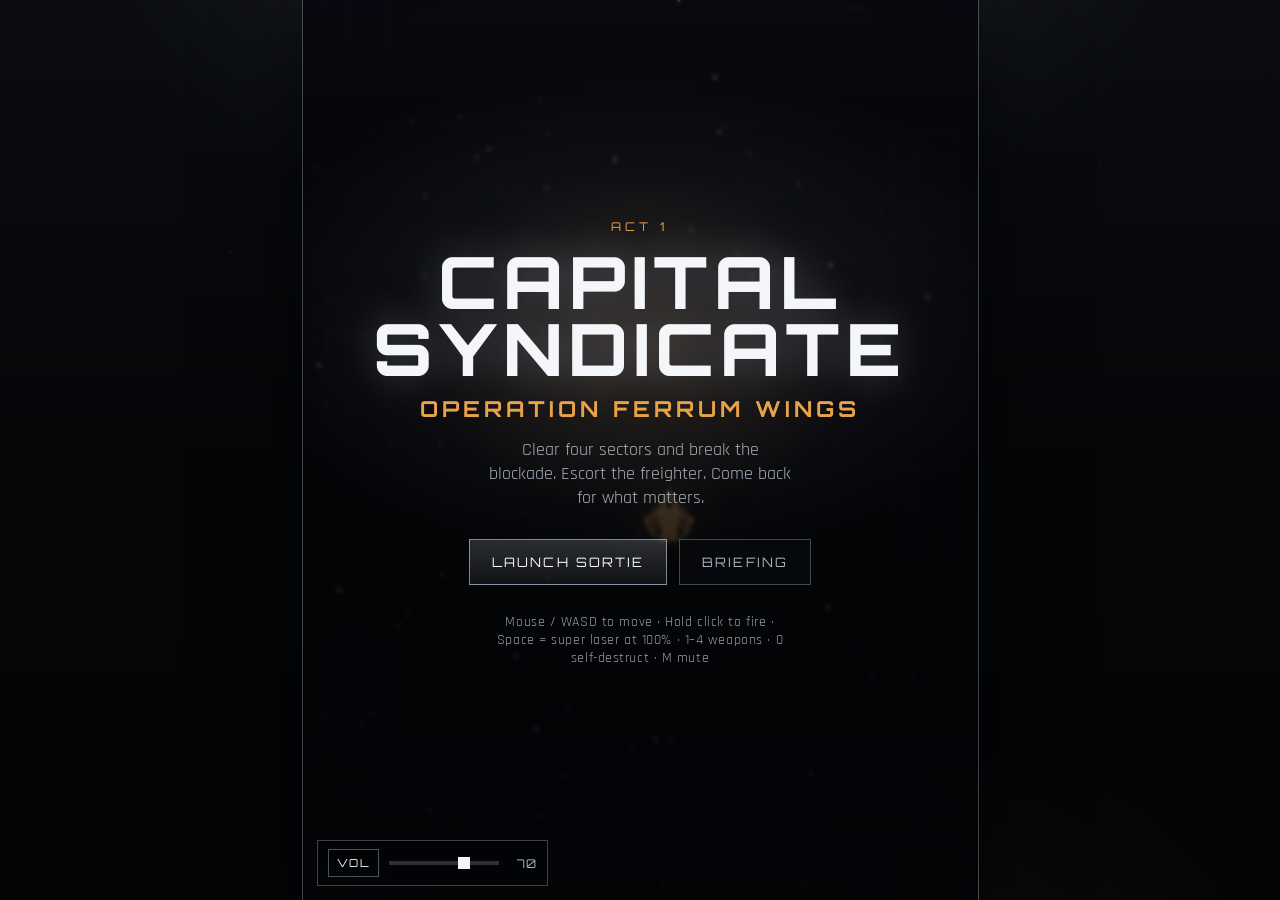
<file: index.html>
<!DOCTYPE html>
<html lang="en">
  <head>
    <meta charset="UTF-8" />
    <meta name="viewport" content="width=device-width, initial-scale=1.0" />
    <title>Capital Syndicate Act 1: Operation Ferrum Wings</title>
    <link rel="preconnect" href="https://fonts.googleapis.com" />
    <link rel="preconnect" href="https://fonts.gstatic.com" crossorigin />
    <link
      href="https://fonts.googleapis.com/css2?family=Orbitron:wght@500;700;800&family=Rajdhani:wght@500;600;700&display=swap"
      rel="stylesheet"
    />
    <link rel="stylesheet" href="css/styles.css" />
  </head>
  <body>
    <div id="app">
      <canvas id="game" width="720" height="960" aria-label="Capital Syndicate Act 1: Operation Ferrum Wings"></canvas>

      <div id="hud" class="hidden" aria-live="polite">
        <div class="hud-left">
          <div class="hud-brand">CAPITAL SYNDICATE</div>
          <div class="hud-row"><span>SCORE</span><strong id="hud-score">0</strong></div>
          <div class="hud-row"><span>SECTOR</span><strong id="hud-level">1 / 4</strong></div>
          <div class="hud-row"><span>SHIP LV</span><strong id="hud-ship-level">1</strong></div>
        </div>
        <div class="hud-right">
          <div class="hud-row lives-row">
            <span>LIVES</span>
            <div id="hud-lives" class="lives-hearts" aria-label="Lives: 3"></div>
          </div>
          <div class="meter">
            <label>SHIELD</label>
            <div class="bar"><i id="bar-shield"></i></div>
          </div>
          <div class="meter">
            <label>HULL</label>
            <div class="bar hull"><i id="bar-hull"></i></div>
          </div>
          <div class="meter">
            <label>LASER</label>
            <div class="bar laser"><i id="bar-laser"></i></div>
          </div>
          <div class="ammo-strip">
            <div class="ammo" data-weapon="gun"><span>GUN</span><em id="ammo-gun">∞</em></div>
            <div class="ammo" data-weapon="ion"><span>ION</span><em id="ammo-ion">0</em></div>
            <div class="ammo" data-weapon="plasma"><span>PLASMA</span><em id="ammo-plasma">0</em></div>
            <div class="ammo" data-weapon="rocket"><span>RKT</span><em id="ammo-rocket">0</em></div>
          </div>
        </div>
      </div>

      <section id="title-screen" class="overlay">
        <div class="overlay-glow"></div>
        <p class="eyebrow">ACT 1</p>
        <h1>CAPITAL<br />SYNDICATE</h1>
        <p class="title-op">Operation Ferrum Wings</p>
        <p class="tagline">
          Clear four sectors and break the blockade. Escort the freighter. Come back for what matters.
        </p>
        <div class="cta-row">
          <button id="btn-start" class="btn primary">Launch Sortie</button>
          <button id="btn-how" class="btn ghost">Briefing</button>
        </div>
        <p class="hint">Mouse / WASD to move · Hold click to fire · Space = super laser at 100% · 1–4 weapons · 0 self-destruct · M mute</p>
      </section>

      <section id="briefing-screen" class="overlay hidden">
        <h2>Mission Briefing</h2>
        <ul class="brief">
          <li><strong>Survive the gauntlet.</strong> Destroy hostiles and dodge fire — ships that slip past the bottom simply leave.</li>
          <li><strong>Ram them.</strong> Your hull is a weapon. Collisions hurt both ships.</li>
          <li><strong>Conserve ammo.</strong> Gun is endless. Ion is a slow heavy pierce shot. Plasma is a short spread. Rockets (<kbd>4</kbd>) fire one smart missile with a wide blast.</li>
          <li><strong>Super laser.</strong> Kills charge the laser (5 / normal, 20 / boss). At 100%, press <kbd>Space</kbd> to fire.</li>
          <li><strong>Strategic suicide.</strong> Press <kbd>0</kbd> twice once per sector to eject half your ammo and clear nearby hostiles.</li>
          <li><strong>Power-ups.</strong> Grab shield / repair / super shield / rockets — or let them pass for score (super shield = extra life).</li>
          <li><strong>Four sectors.</strong> Bosses guard sectors 1–3. Sector 4 ends with a three-phase final commander.</li>
        </ul>
        <button id="btn-brief-back" class="btn primary">Understood</button>
      </section>

      <section id="cutscene-screen" class="overlay cutscene hidden">
        <button id="btn-skip-cutscene" class="btn ghost skip-btn">Skip</button>
      </section>

      <section id="pause-screen" class="overlay hidden">
        <h2>Paused</h2>
        <p class="tagline">Freighter holding position.</p>
        <button id="btn-resume" class="btn primary">Resume</button>
      </section>

      <section id="gameover-screen" class="overlay hidden">
        <p class="eyebrow">TRANSMISSION LOST</p>
        <h2>Fighters Down</h2>
        <p class="tagline">Final score <strong id="final-score">0</strong> · Sector <strong id="final-level">1</strong> / 4</p>
        <button id="btn-restart" class="btn primary">Relaunch</button>
      </section>

      <section id="victory-screen" class="overlay victory-overlay hidden">
        <div class="victory-stage" aria-hidden="true">
          <img
            class="victory-art"
            src="assets/victory/zlisto-cheer.png"
            alt=""
            width="1024"
            height="1536"
          />
          <div class="victory-blast"></div>
          <div class="victory-shock"></div>
          <div class="victory-embers"></div>
        </div>
        <div class="victory-copy">
          <p class="eyebrow victory-brand">CAPITAL SYNDICATE</p>
          <h2>Mission Complete</h2>
          <p class="tagline">
            Agent Zlisto clears the blockade · Score <strong id="victory-score">0</strong>
          </p>
          <button id="btn-victory-restart" class="btn primary">Play Again</button>
        </div>
      </section>

      <section id="levelclear-screen" class="overlay toast hidden">
        <h2 id="level-clear-title">Sector Cleared</h2>
        <p class="tagline" id="level-clear-sub">Next wave inbound…</p>
      </section>

      <section id="upgrade-screen" class="overlay upgrade-overlay hidden">
        <div class="upgrade-panel">
          <p class="eyebrow">SHIP LEVEL UP</p>
          <h2>Choose an Upgrade</h2>
          <p class="tagline">Advancing to ship level <strong id="upgrade-ship-level">2</strong></p>
          <div id="upgrade-choices" class="upgrade-choices"></div>
        </div>
      </section>

      <div id="volume-control" class="volume-control" aria-label="Volume controls">
        <button id="btn-mute" class="volume-mute" type="button" aria-pressed="false" title="Mute">VOL</button>
        <input
          id="volume-slider"
          class="volume-slider"
          type="range"
          min="0"
          max="100"
          value="70"
          aria-label="Volume"
        />
        <span id="volume-value" class="volume-value">70</span>
      </div>
    </div>

    <script type="module" src="js/main.js?v=lives-hearts-1"></script>
  </body>
</html>
</file>
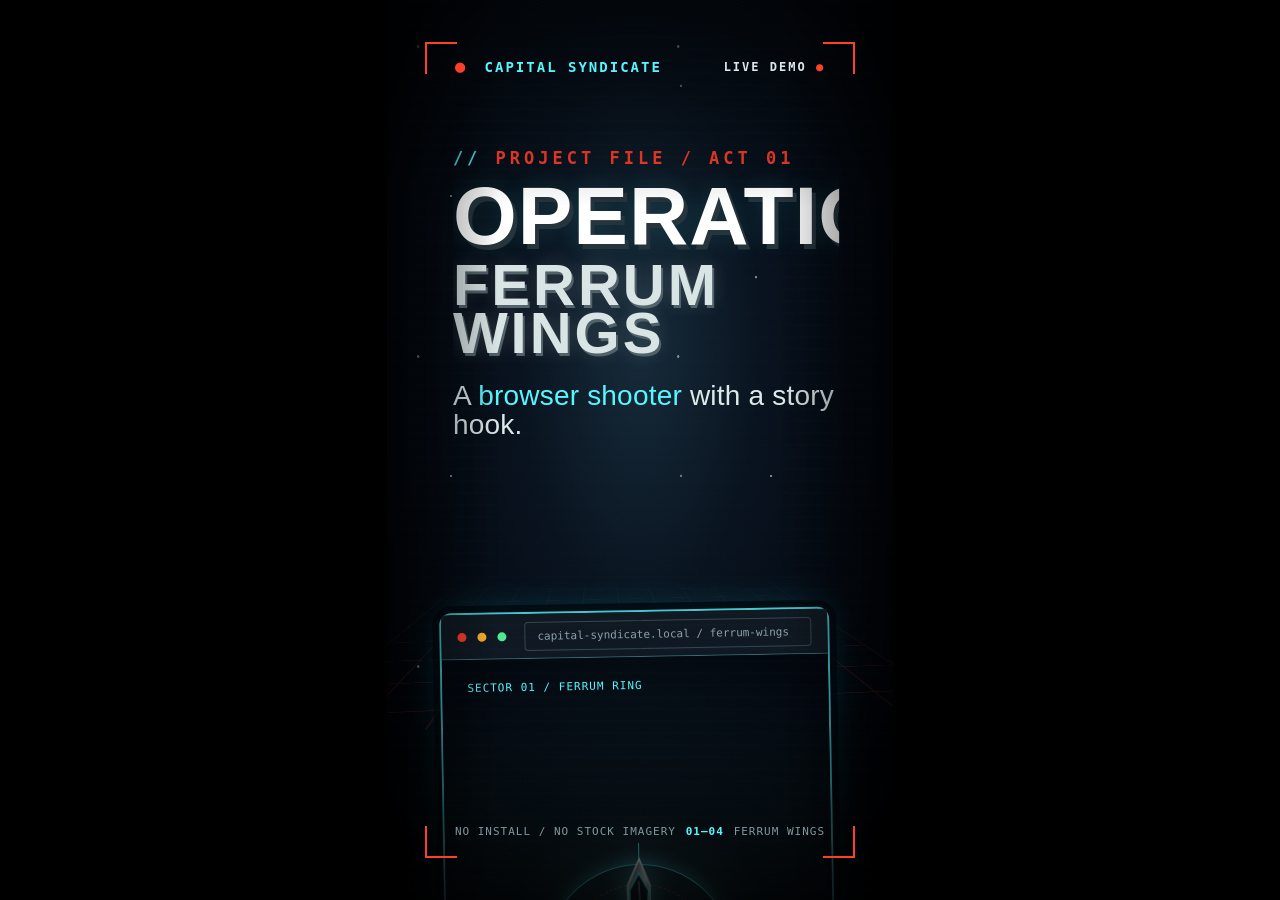
<file: slides/slide_01.html>
<!DOCTYPE html>
<html lang="en">
<head>
<meta charset="UTF-8" />
<meta name="viewport" content="width=device-width, initial-scale=1.0" />
<title>Operation Ferrum Wings</title>
<style>
:root{--navy:#050b14;--ink:#010307;--cyan:#59f5ff;--red:#ff3e2b;--orange:#ff9a43;--chrome:#d9e4e5;--muted:#81909a}
*{box-sizing:border-box}html,body{margin:0;width:100%;height:100%;overflow:hidden;background:#000}body{display:grid;place-items:center;color:#fff;font-family:"Arial Narrow",Impact,"Franklin Gothic Condensed",sans-serif}
.reel{position:relative;width:min(100vw,56.25vh);height:min(177.7778vw,100vh);overflow:hidden;isolation:isolate;background:var(--navy);aspect-ratio:9/16}
.space{position:absolute;inset:0;background:radial-gradient(ellipse at 50% 38%,#172b3a 0,#09131f 34%,#03070e 75%,#010206 100%)}
.space:before{content:"";position:absolute;inset:0;opacity:.48;background-image:radial-gradient(circle at 12% 15%,#fff 0 1px,transparent 1.5px),radial-gradient(circle at 84% 22%,#8ceff4 0 1px,transparent 1.5px),radial-gradient(circle at 20% 70%,#fff 0 1px,transparent 1.5px),radial-gradient(circle at 90% 77%,#fff 0 1px,transparent 1.5px);background-size:260px 310px,350px 390px,320px 280px,410px 360px;animation:stars 14s linear infinite}
@keyframes stars{to{transform:translateY(24px)}}
.warning{position:absolute;z-index:20;inset:0;background:var(--red);opacity:0;pointer-events:none;animation:warning .35s steps(2,end) both}
@keyframes warning{0%,55%{opacity:.72}100%{opacity:0}}
.grid{position:absolute;left:-18%;right:-18%;bottom:180px;height:650px;opacity:.22;transform:perspective(400px) rotateX(58deg) rotateZ(-5deg);transform-origin:bottom;background-image:linear-gradient(rgba(255,61,40,.9) 2px,transparent 2px),linear-gradient(90deg,rgba(255,61,40,.9) 2px,transparent 2px);background-size:68px 68px;mask-image:linear-gradient(to top,#000,transparent 92%);animation:gridin 1.2s .25s both}
@keyframes gridin{from{opacity:0}to{opacity:.22}}
.scan{position:absolute;z-index:18;inset:0;pointer-events:none;opacity:.12;background:repeating-linear-gradient(0deg,transparent 0 10px,rgba(89,245,255,.13) 11px,transparent 12px);animation:scan 8s linear infinite}
@keyframes scan{to{transform:translateY(28px)}}
.vignette{position:absolute;z-index:19;inset:0;pointer-events:none;background:linear-gradient(90deg,rgba(0,0,0,.62),transparent 22%,transparent 78%,rgba(0,0,0,.62)),linear-gradient(0deg,rgba(0,0,0,.82),transparent 23%,transparent 77%,rgba(0,0,0,.58))}
.corner{position:absolute;z-index:25;width:32px;height:32px;border-color:var(--red);border-style:solid}.c1{top:42px;left:38px;border-width:2px 0 0 2px}.c2{top:42px;right:38px;border-width:2px 2px 0 0}.c3{bottom:42px;left:38px;border-width:0 0 2px 2px}.c4{bottom:42px;right:38px;border-width:0 2px 2px 0}
.topline{position:absolute;z-index:25;top:58px;left:68px;right:68px;display:flex;justify-content:space-between;align-items:center;font:700 14px/1 monospace;letter-spacing:2px;color:var(--cyan)}.topline b{color:var(--red);font-size:17px;margin-right:7px}.live{color:#dce8e9;font-size:12px}.live i{color:var(--red);font-style:normal}
.title{position:absolute;z-index:12;top:150px;left:66px;right:54px;animation:titlein .9s .28s both}.eyebrow{margin-bottom:15px;color:var(--red);font:700 17px/1 monospace;letter-spacing:4px}.eyebrow:before{content:"// ";color:var(--cyan)}
h1{margin:0;text-transform:uppercase;font-size:82px;line-height:.82;letter-spacing:1px;font-weight:900;text-shadow:4px 5px 0 #26343c,0 0 24px rgba(89,245,255,.15)}h1 .main{display:block;color:var(--chrome);font-size:58px;letter-spacing:3px;margin-top:12px;text-shadow:2px 3px 0 #51616a,0 0 18px rgba(255,255,255,.17)}
.subtitle{margin-top:25px;max-width:610px;color:#dbe9e9;font-size:28px;line-height:1.04;letter-spacing:.2px}.subtitle em{font-style:normal;color:var(--cyan)}
@keyframes titlein{from{opacity:0;transform:translateY(14px);clip-path:inset(0 100% 0 0)}to{opacity:1;transform:none;clip-path:inset(0)}}
.browser{position:absolute;z-index:7;left:58px;right:58px;top:610px;height:690px;border:2px solid rgba(89,245,255,.8);border-radius:12px;background:rgba(5,12,20,.62);box-shadow:0 0 0 7px rgba(2,8,14,.8),0 0 36px rgba(0,229,255,.2),inset 0 0 35px #000;transform:rotate(-1deg);animation:browserin .9s 1.1s both}
@keyframes browserin{from{opacity:0;transform:rotate(-1deg) translateY(35px)}to{opacity:1;transform:rotate(-1deg)}}
.bar{height:45px;border-bottom:1px solid rgba(118,224,232,.42);display:flex;align-items:center;padding:0 16px;gap:8px;background:rgba(17,27,36,.95)}.bar i{width:9px;height:9px;border-radius:50%;background:var(--red);box-shadow:20px 0 #ffb02e,40px 0 #50e88c}.url{margin-left:50px;color:#8ba0a8;font:11px monospace;border:1px solid #334750;border-radius:4px;padding:7px 12px;flex:1;white-space:nowrap;overflow:hidden}
.screen{position:absolute;inset:45px 0 0;overflow:hidden;background:radial-gradient(circle at 50% 45%,#294752,#0a1821 34%,#03080f 78%)}.screen:before{content:"SECTOR 01  /  FERRUM RING";position:absolute;top:22px;left:25px;color:var(--cyan);font:11px monospace;letter-spacing:1px}.screen:after{content:"HP  ████████   AMMO  042   //   CHARGE  68%";position:absolute;bottom:24px;left:25px;right:25px;padding-top:13px;border-top:1px solid rgba(95,230,237,.4);color:#c8d5d6;font:11px monospace}
.reticle{position:absolute;left:50%;top:47%;width:188px;height:188px;transform:translate(-50%,-50%) scale(.35);border:1px solid rgba(81,243,255,.82);border-radius:50%;box-shadow:0 0 17px rgba(81,243,255,.5);animation:lock 1s 1.35s both}.reticle:before,.reticle:after{content:"";position:absolute;background:var(--cyan)}.reticle:before{width:230px;height:1px;left:-22px;top:93px}.reticle:after{height:230px;width:1px;top:-22px;left:93px}.reticle b{position:absolute;inset:19px;border:1px dashed rgba(255,63,38,.8);border-radius:50%;animation:spin 7s linear infinite}@keyframes lock{to{transform:translate(-50%,-50%) scale(1)}}@keyframes spin{to{transform:rotate(360deg)}}
.ship{position:absolute;left:50%;top:48%;width:470px;height:330px;transform:translate(-50%,-50%) scale(.72);opacity:0;filter:drop-shadow(0 0 18px rgba(95,237,255,.65));animation:shipin .8s 1.45s cubic-bezier(.16,.8,.22,1) both}.ship:after{content:"";position:absolute;inset:8% 4%;border:2px solid var(--red);opacity:.35;clip-path:polygon(50% 0,100% 50%,50% 100%,0 50%);animation:rimmat .8s 1.45s both}.ship svg{width:100%;height:100%;overflow:visible}.thruster{animation:thrust .7s ease-in-out infinite alternate;transform-origin:50% 50%}@keyframes shipin{from{opacity:0;transform:translate(-50%,-50%) scale(.2) rotate(-8deg)}to{opacity:1;transform:translate(-50%,-50%) scale(.72) rotate(0)}}@keyframes rimmat{from{opacity:0;transform:scale(.4)}to{opacity:.35;transform:scale(1)}}@keyframes thrust{to{opacity:.55;transform:scaleY(1.2)}}
.cta{position:absolute;z-index:30;left:95px;right:95px;top:1352px;height:112px;display:flex;align-items:center;justify-content:center;gap:17px;border:2px solid var(--cyan);background:linear-gradient(90deg,rgba(0,220,232,.18),rgba(255,49,29,.3));box-shadow:0 0 24px rgba(0,235,255,.32),inset 0 0 22px rgba(0,0,0,.65);font-size:35px;font-weight:900;letter-spacing:3px;text-shadow:0 0 12px var(--cyan);animation:ctain .5s 2.35s both,ctapulse 1.5s 2.85s ease-in-out infinite}.cta:before{content:"▶";font-size:24px;color:var(--red)}@keyframes ctain{from{opacity:0;transform:translateY(12px)}to{opacity:1;transform:none}}@keyframes ctapulse{50%{box-shadow:0 0 42px rgba(255,54,32,.48),inset 0 0 22px rgba(0,0,0,.65)}}
.footer{position:absolute;z-index:25;bottom:62px;left:68px;right:68px;display:flex;justify-content:space-between;color:#82959e;font:11px monospace;letter-spacing:1px}.footer strong{color:var(--cyan)}
@media(prefers-reduced-motion:reduce){*,*:before,*:after{animation-duration:1ms!important;animation-iteration-count:1!important;animation-delay:0ms!important;transition:none!important}.warning{opacity:0}.title,.browser,.ship,.reticle,.cta{opacity:1;transform:none}}
</style>
</head>
<body>
<main class="reel" aria-label="Operation Ferrum Wings title card">
<div class="space"></div><div class="warning"></div><div class="grid"></div><div class="scan"></div><div class="vignette"></div>
<div class="corner c1"></div><div class="corner c2"></div><div class="corner c3"></div><div class="corner c4"></div>
<div class="topline"><div><b>●</b> CAPITAL SYNDICATE</div><div class="live">LIVE DEMO <i>●</i></div></div>
<section class="title"><div class="eyebrow">PROJECT FILE / ACT 01</div><h1>OPERATION<span class="main">FERRUM WINGS</span></h1><div class="subtitle">A <em>browser shooter</em> with a story hook.</div></section>
<section class="browser" aria-label="Playable browser game preview"><div class="bar"><i></i><div class="url">capital-syndicate.local / ferrum-wings</div></div><div class="screen"><div class="reticle"><b></b></div><div class="ship"><svg viewBox="0 0 420 300" role="img" aria-label="chrome winged interceptor"><defs><linearGradient id="metal" x1="0" x2="1" y1="0" y2="1"><stop stop-color="#fff"/><stop offset=".25" stop-color="#768b95"/><stop offset=".5" stop-color="#e5f2f1"/><stop offset=".72" stop-color="#50636e"/><stop offset="1" stop-color="#dce7e8"/></linearGradient><linearGradient id="wing" x1="0" x2="0" y1="0" y2="1"><stop stop-color="#d7e5e5"/><stop offset=".45" stop-color="#5d727b"/><stop offset="1" stop-color="#17262f"/></linearGradient><linearGradient id="fire" x1="0" x2="0" y1="0" y2="1"><stop stop-color="#fff"/><stop offset=".35" stop-color="#51f7ff"/><stop offset="1" stop-color="#ff3b24" stop-opacity="0"/></linearGradient></defs><g class="thruster"><path d="M180 211 210 288 240 211Z" fill="url(#fire)"/><path d="m163 207 14 63 15-59Z" fill="url(#fire)" opacity=".65"/><path d="m228 211 15 59 15-63Z" fill="url(#fire)" opacity=".65"/></g><path d="m196 49 15-33 13 33v101h-28Z" fill="url(#metal)" stroke="#efffff" stroke-width="2"/><path d="M196 127 33 192l-23 50 182-36Z" fill="url(#wing)" stroke="#c1d5d8" stroke-width="2"/><path d="m224 127 163 65 23 50-182-36Z" fill="url(#wing)" stroke="#c1d5d8" stroke-width="2"/><path d="m193 143-47 77 61-12 7-54Z" fill="#9caeb1" stroke="#eefafa" stroke-width="2"/><path d="m227 143 47 77-61-12-7-54Z" fill="#536770" stroke="#a9c2c5" stroke-width="2"/><path d="m198 56 12-22 12 22-4 81h-16Z" fill="#12242c" stroke="#55f5ff" stroke-width="2"/><path d="m210 44 4 86" stroke="#fff" opacity=".8"/><path d="m45 192 70-23-23 51-66 15Zm330 0-70-23 23 51 66 15Z" fill="#253943" stroke="#ff5038" stroke-width="2"/><path d="m76 203 75-26m193 26-75-26" stroke="#55f5ff" stroke-width="4"/><circle cx="210" cy="153" r="8" fill="#ff4931" stroke="#fff" stroke-width="2"/></svg></div></div></section>
<div class="cta"><span>PLAY IN BROWSER</span></div>
<div class="footer"><span>NO INSTALL / NO STOCK IMAGERY</span><strong>01—04</strong><span>FERRUM WINGS</span></div>
</main>
</body>
</html>
</file>
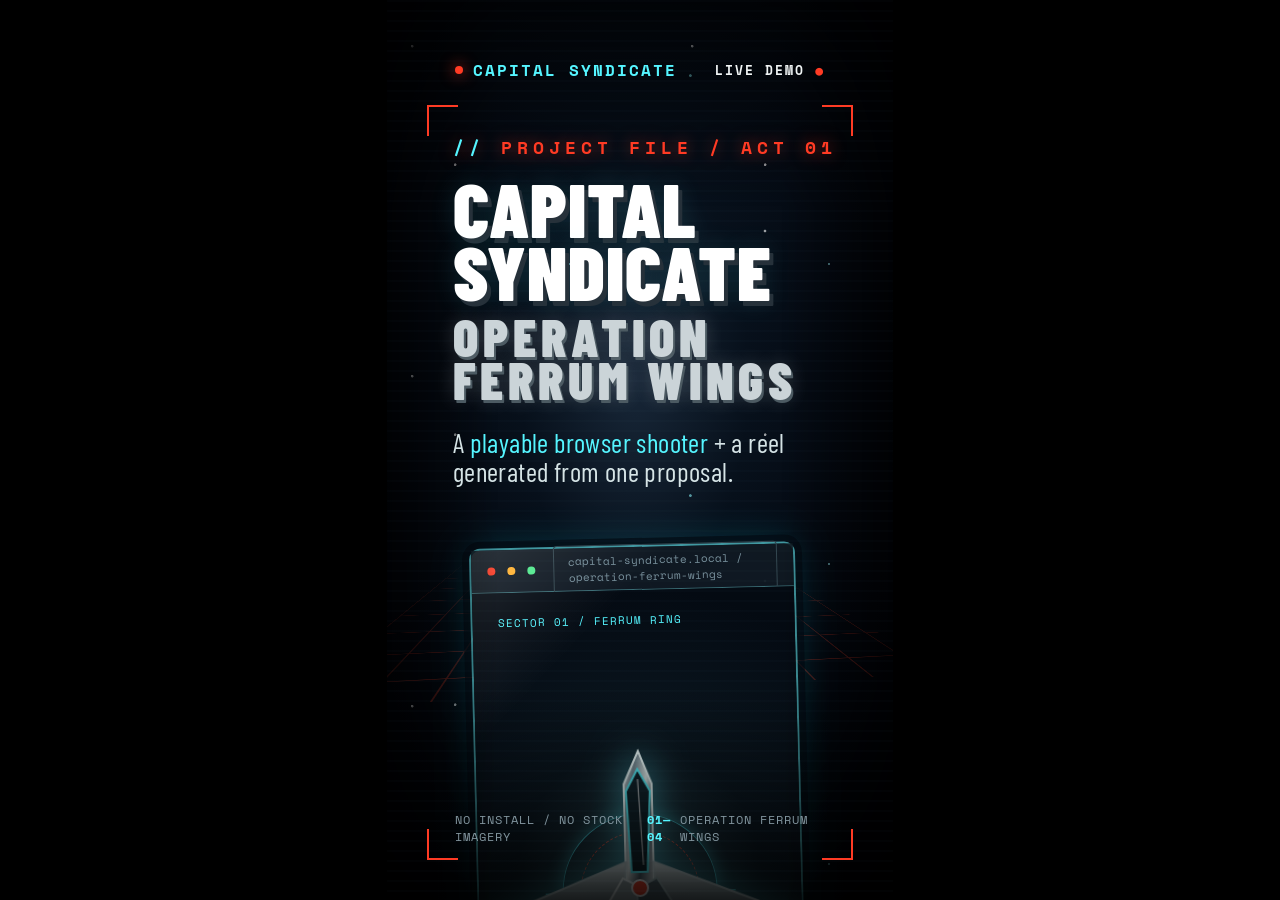
<file: slides/slide_01_draft.html>
<!DOCTYPE html>
<html lang="en">
<head>
<meta charset="UTF-8" />
<meta name="viewport" content="width=device-width, initial-scale=1.0" />
<title>Capital Syndicate — Operation Ferrum Wings</title>
<style>
  @import url('https://fonts.googleapis.com/css2?family=Barlow+Condensed:wght@500;600;700;800;900&family=Space+Mono:wght@400;700&display=swap');
  :root{--navy:#050913;--ink:#02040a;--cyan:#55f5ff;--red:#ff3b24;--orange:#ff8b38;--chrome:#cbd4d8;--muted:#7e8b9b;}
  *{box-sizing:border-box}
  html,body{margin:0;width:100%;height:100%;background:#000;overflow:hidden}
  body{font-family:'Barlow Condensed',Impact,sans-serif;color:#fff;display:flex;align-items:center;justify-content:center}
  .reel{position:relative;width:min(100vw,56.25vh);height:min(177.7778vw,100vh);aspect-ratio:9/16;overflow:hidden;background:var(--navy);isolation:isolate}
  .space{position:absolute;inset:0;background:radial-gradient(ellipse at 49% 42%,#172637 0%,#07101b 31%,#03060d 72%,#010206 100%)}
  .space:before{content:"";position:absolute;inset:0;opacity:.6;background-image:radial-gradient(circle at 9% 14%,#fff 0 1px,transparent 1.6px),radial-gradient(circle at 82% 18%,#83e9ef 0 1px,transparent 1.7px),radial-gradient(circle at 22% 61%,#fff 0 1px,transparent 1.6px),radial-gradient(circle at 90% 66%,#fff 0 1px,transparent 1.7px),radial-gradient(circle at 70% 88%,#89d7e0 0 1px,transparent 1.4px);background-size:280px 330px,370px 420px,310px 270px,420px 350px,260px 300px;animation:drift 12s linear infinite}
  @keyframes drift{to{transform:translateY(35px)}}
  .vignette{position:absolute;inset:0;z-index:5;pointer-events:none;background:linear-gradient(90deg,rgba(0,0,0,.7),transparent 22%,transparent 78%,rgba(0,0,0,.7)),linear-gradient(0deg,rgba(0,0,0,.82),transparent 24%,transparent 77%,rgba(0,0,0,.65))}
  .scan{position:absolute;inset:0;z-index:6;pointer-events:none;opacity:.22;background:repeating-linear-gradient(0deg,transparent 0 8px,rgba(91,240,255,.11) 9px,transparent 10px);mix-blend-mode:screen;animation:scan 5s linear infinite}
  @keyframes scan{from{transform:translateY(-20px)}to{transform:translateY(20px)}}
  .warning-grid{position:absolute;left:-15%;right:-15%;bottom:210px;height:620px;opacity:.34;transform:perspective(360px) rotateX(57deg) rotateZ(-6deg);transform-origin:bottom center;background-image:linear-gradient(rgba(255,60,32,.85) 2px,transparent 2px),linear-gradient(90deg,rgba(255,60,32,.85) 2px,transparent 2px);background-size:64px 64px;mask-image:linear-gradient(to top,black,transparent 92%);animation:gridpulse 2.6s ease-in-out infinite}
  @keyframes gridpulse{50%{opacity:.16;filter:drop-shadow(0 0 14px var(--red))}}
  .topline{position:absolute;top:58px;left:68px;right:68px;z-index:8;display:flex;align-items:center;justify-content:space-between;font:700 16px 'Space Mono',monospace;letter-spacing:2px;color:var(--cyan)}
  .topline .mark{display:flex;align-items:center;gap:10px}.dot{width:8px;height:8px;background:var(--red);border-radius:50%;box-shadow:0 0 15px var(--red);animation:blink 1.2s infinite}@keyframes blink{50%{opacity:.25}}
  .topline .status{color:#f1f5f5;font-size:13px}.status b{color:var(--red)}
  .title{position:absolute;z-index:8;top:134px;left:66px;right:54px;text-align:left}
  .eyebrow{font:700 18px 'Space Mono',monospace;letter-spacing:5px;color:var(--red);text-shadow:0 0 16px rgba(255,59,36,.6);margin-bottom:16px}.eyebrow:before{content:'// ';color:var(--cyan)}
  h1{font-size:76px;line-height:.83;letter-spacing:1px;margin:0;text-transform:uppercase;font-weight:900;text-shadow:4px 5px 0 #26313a,0 0 26px rgba(82,245,255,.13)}
  h1 span{display:block;color:var(--chrome);font-size:52px;letter-spacing:5px;margin-top:13px;text-shadow:2px 3px 0 #4c5a62,0 0 20px rgba(255,255,255,.18)}
  .subtitle{font-size:27px;line-height:1.05;color:#d6e4e6;max-width:740px;margin-top:27px;letter-spacing:.4px}.subtitle em{font-style:normal;color:var(--cyan)}
  .browser{position:absolute;z-index:4;left:90px;right:90px;top:545px;height:675px;border:2px solid rgba(98,226,236,.65);border-radius:11px;background:rgba(5,12,20,.52);box-shadow:0 0 0 7px rgba(4,11,18,.72),0 0 42px rgba(0,229,255,.2),inset 0 0 35px rgba(0,0,0,.7);transform:rotate(-1.4deg)}
  .browser:after{content:"";position:absolute;inset:0;border-radius:9px;background:linear-gradient(135deg,rgba(255,255,255,.12),transparent 20%,transparent 70%,rgba(255,54,35,.11));pointer-events:none}
  .bar{height:43px;border-bottom:1px solid rgba(118,224,232,.42);display:flex;align-items:center;padding:0 16px;gap:8px;background:rgba(17,27,36,.9)}.bar i{display:block;width:8px;height:8px;border-radius:50%;background:var(--red);box-shadow:20px 0 #ffb02e,40px 0 #50e88c}.url{margin-left:50px;color:#78909c;font:11px 'Space Mono',monospace;border:1px solid #334750;border-radius:4px;padding:7px 14px;flex:1}.screen{position:absolute;top:43px;bottom:0;left:0;right:0;overflow:hidden;background:radial-gradient(circle at 50% 44%,#26404a,#0b1720 31%,#040a12 72%)}
  .screen:before{content:"SECTOR 01  /  FERRUM RING";position:absolute;top:22px;left:25px;font:11px 'Space Mono',monospace;color:var(--cyan);letter-spacing:1px}.screen:after{content:"HP  ████████   AMMO  042   //   CHARGE  68%";position:absolute;bottom:24px;left:25px;right:25px;color:#c8d5d6;font:11px 'Space Mono',monospace;border-top:1px solid rgba(95,230,237,.4);padding-top:13px}
  .ship{position:absolute;left:50%;top:47%;width:420px;height:300px;transform:translate(-50%,-50%);filter:drop-shadow(0 0 18px rgba(95,237,255,.62))}.ship svg{width:100%;height:100%;overflow:visible}.thruster{animation:thrust .7s ease-in-out infinite alternate;transform-origin:50% 50%}@keyframes thrust{to{opacity:.55;transform:scaleY(1.22)}}
  .reticle{position:absolute;left:50%;top:48%;width:155px;height:155px;transform:translate(-50%,-50%);border:1px solid rgba(81,243,255,.7);border-radius:50%;box-shadow:0 0 17px rgba(81,243,255,.4)}.reticle:before,.reticle:after{content:"";position:absolute;background:var(--cyan)}.reticle:before{width:190px;height:1px;left:-18px;top:77px}.reticle:after{height:190px;width:1px;top:-18px;left:77px}.reticle b{position:absolute;inset:17px;border:1px dashed rgba(255,63,38,.75);border-radius:50%;animation:spin 8s linear infinite}@keyframes spin{to{transform:rotate(360deg)}}
  .hud{position:absolute;z-index:8;top:1262px;left:68px;right:68px;display:flex;justify-content:space-between;align-items:end}.hud .label{font:12px 'Space Mono',monospace;color:var(--muted);letter-spacing:1px}.hud .big{font-size:26px;letter-spacing:2px;color:var(--chrome);margin-top:5px}.hud .big b{color:var(--red)}
  .play{position:absolute;z-index:9;top:1378px;left:68px;right:68px;height:108px;border:2px solid var(--cyan);display:flex;align-items:center;justify-content:center;gap:18px;background:linear-gradient(90deg,rgba(0,220,232,.15),rgba(255,49,29,.18));box-shadow:0 0 25px rgba(0,235,255,.27),inset 0 0 22px rgba(0,0,0,.6);font-size:37px;font-weight:800;letter-spacing:4px;text-shadow:0 0 12px var(--cyan);animation:button 1.6s ease-in-out infinite}.play:before{content:'▶';font-size:25px;color:var(--red);animation:blink 1s infinite}@keyframes button{50%{box-shadow:0 0 42px rgba(255,54,32,.42),inset 0 0 22px rgba(0,0,0,.6)}}
  .footer{position:absolute;z-index:8;bottom:55px;left:68px;right:68px;display:flex;justify-content:space-between;font:12px 'Space Mono',monospace;color:#82959e;letter-spacing:1px}.footer strong{color:var(--cyan)}
  .corner{position:absolute;z-index:8;width:31px;height:31px;border-color:var(--red);border-style:solid}.c1{top:105px;left:40px;border-width:2px 0 0 2px}.c2{top:105px;right:40px;border-width:2px 2px 0 0}.c3{bottom:40px;left:40px;border-width:0 0 2px 2px}.c4{bottom:40px;right:40px;border-width:0 2px 2px 0}
</style>
</head>
<body>
<main class="reel">
  <div class="space"></div><div class="warning-grid"></div><div class="scan"></div><div class="vignette"></div>
  <div class="corner c1"></div><div class="corner c2"></div><div class="corner c3"></div><div class="corner c4"></div>
  <div class="topline"><div class="mark"><span class="dot"></span> CAPITAL SYNDICATE</div><div class="status">LIVE DEMO <b>●</b></div></div>
  <section class="title"><div class="eyebrow">PROJECT FILE / ACT 01</div><h1>Capital<br>Syndicate<span>Operation Ferrum Wings</span></h1><div class="subtitle">A <em>playable browser shooter</em> + a reel generated from one proposal.</div></section>
  <section class="browser"><div class="bar"><i></i><div class="url">capital-syndicate.local / operation-ferrum-wings</div></div><div class="screen"><div class="reticle"><b></b></div><div class="ship"><svg viewBox="0 0 420 300" aria-label="stylized chrome winged interceptor">
    <defs><linearGradient id="metal" x1="0" x2="1" y1="0" y2="1"><stop stop-color="#fff"/><stop offset=".25" stop-color="#768b95"/><stop offset=".5" stop-color="#e5f2f1"/><stop offset=".72" stop-color="#50636e"/><stop offset="1" stop-color="#dce7e8"/></linearGradient><linearGradient id="wing" x1="0" x2="0" y1="0" y2="1"><stop stop-color="#d7e5e5"/><stop offset=".45" stop-color="#5d727b"/><stop offset="1" stop-color="#17262f"/></linearGradient><linearGradient id="fire" x1="0" x2="0" y1="0" y2="1"><stop stop-color="#fff"/><stop offset=".35" stop-color="#51f7ff"/><stop offset="1" stop-color="#ff3b24" stop-opacity="0"/></linearGradient></defs>
    <g class="thruster"><path d="M180 211 L210 288 L240 211Z" fill="url(#fire)" opacity=".9"/><path d="M163 207 L177 270 L192 211Z" fill="url(#fire)" opacity=".62"/><path d="M228 211 L243 270 L258 207Z" fill="url(#fire)" opacity=".62"/></g>
    <path d="M196 49 L211 16 L224 49 L224 150 L196 150Z" fill="url(#metal)" stroke="#efffff" stroke-width="2"/>
    <path d="M196 127 L33 192 L10 242 L192 206Z" fill="url(#wing)" stroke="#c1d5d8" stroke-width="2"/><path d="M224 127 L387 192 L410 242 L228 206Z" fill="url(#wing)" stroke="#c1d5d8" stroke-width="2"/>
    <path d="M193 143 L146 220 L207 208 L214 154Z" fill="#9caeb1" stroke="#eefafa" stroke-width="2"/><path d="M227 143 L274 220 L213 208 L206 154Z" fill="#536770" stroke="#a9c2c5" stroke-width="2"/>
    <path d="M198 56 L210 34 L222 56 L218 137 L202 137Z" fill="#12242c" stroke="#55f5ff" stroke-width="2"/><path d="M210 44 L214 130" stroke="#fff" opacity=".8"/>
    <path d="M45 192 L115 169 L92 220 L26 235Z M375 192 L305 169 L328 220 L394 235Z" fill="#253943" stroke="#ff5038" stroke-width="2"/>
    <path d="M76 203 L151 177 M344 203 L269 177" stroke="#55f5ff" stroke-width="4" opacity=".9"/><circle cx="210" cy="153" r="8" fill="#ff4931" stroke="#fff" stroke-width="2"/>
  </svg></div></div></section>
  <div class="hud"><div><div class="label">MISSION STATUS</div><div class="big"><b>ARMED</b> / STORY HOOK LOCKED</div></div><div style="text-align:right"><div class="label">FORMAT</div><div class="big">HTML · CSS · SVG</div></div></div>
  <div class="play"><span>PLAY IN BROWSER</span></div>
  <div class="footer"><span>NO INSTALL / NO STOCK IMAGERY</span><strong>01—04</strong><span>OPERATION FERRUM WINGS</span></div>
</main>
</body>
</html>
</file>
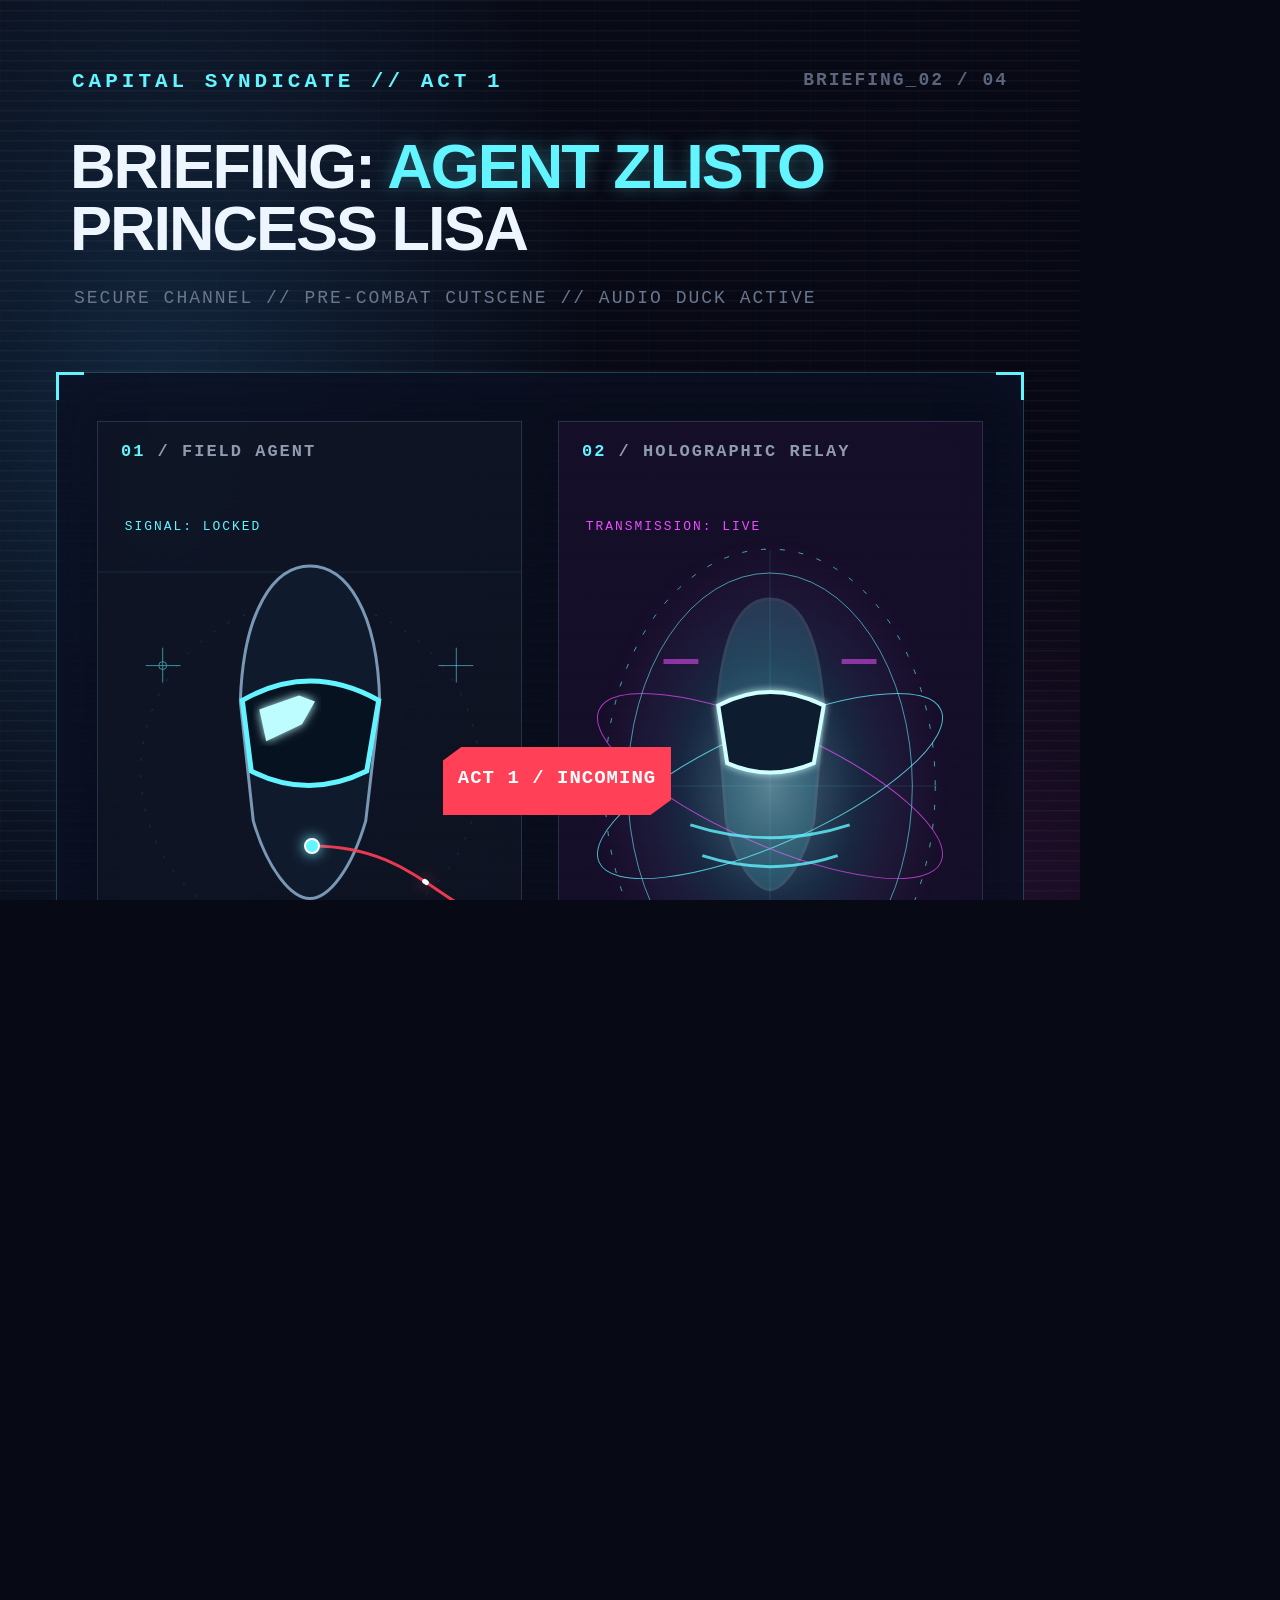
<file: slides/slide_02.html>
<!DOCTYPE html>
<html lang="en">
<head>
<meta charset="UTF-8" />
<meta name="viewport" content="width=device-width, initial-scale=1.0" />
<title>Operation Ferrum Wings — Briefing</title>
<style>
:root{--bg:#070914;--ink:#edf6ff;--cyan:#62f4ff;--cyanDim:#183b4c;--pink:#ed4cff;--red:#ff4056;--muted:#68758d}
*{box-sizing:border-box}html,body{margin:0;width:100%;height:100%;overflow:hidden;background:var(--bg)}body{font-family:Arial,Helvetica,sans-serif;color:var(--ink)}
.slide{position:relative;width:1080px;height:1920px;overflow:hidden;background:radial-gradient(ellipse at 15% 22%,#12263d 0,transparent 34%),radial-gradient(ellipse at 88% 50%,#24102e 0,transparent 35%),linear-gradient(145deg,#090b18,#060711 57%,#0b0715)}
.slide:before{content:"";position:absolute;inset:0;opacity:.08;background-image:linear-gradient(var(--cyanDim) 1px,transparent 1px),linear-gradient(90deg,var(--cyanDim) 1px,transparent 1px);background-size:54px 54px;mask-image:linear-gradient(to bottom,#000 0 66%,transparent)}
.slide:after{content:"";position:absolute;inset:0;opacity:.035;background:repeating-linear-gradient(0deg,transparent 0 8px,#fff 9px 10px);pointer-events:none}
.header{position:absolute;top:70px;left:72px;right:72px;display:flex;justify-content:space-between;color:var(--cyan);font:700 21px monospace;letter-spacing:4px;z-index:5}.header .code{color:#5b667d;font-size:18px;letter-spacing:2px}
h1{position:absolute;top:135px;left:70px;margin:0;z-index:5;font-size:63px;line-height:.99;letter-spacing:-2px;text-transform:uppercase}h1 span{color:var(--cyan);text-shadow:0 0 18px #62f4ff55}.sub{position:absolute;top:288px;left:74px;color:var(--muted);font:18px monospace;letter-spacing:2px;text-transform:uppercase}
.visual{position:absolute;left:56px;top:372px;width:968px;height:1114px;border:1px solid #62f4ff3b;background:#090d1dcc;z-index:2;box-shadow:inset 0 0 65px #1b285333}.corner{position:absolute;width:28px;height:28px;border-color:var(--cyan);border-style:solid;z-index:3}.tl{left:-1px;top:-1px;border-width:3px 0 0 3px}.tr{right:-1px;top:-1px;border-width:3px 3px 0 0}.bl{left:-1px;bottom:-1px;border-width:0 0 3px 3px}.br{right:-1px;bottom:-1px;border-width:0 3px 3px 0}
.panel{position:absolute;top:48px;height:736px;overflow:hidden;border:1px solid #7184a544;background:#11182799}.leftPanel{left:40px;width:425px}.rightPanel{right:40px;width:425px;background:#180f2ccc}.panelTitle{position:absolute;top:20px;left:23px;z-index:2;color:#8f9bb0;font:700 17px monospace;letter-spacing:2px}.panelTitle b{color:var(--cyan)}.panelTag{position:absolute;bottom:22px;left:23px;z-index:2;font-size:19px;font-weight:800;letter-spacing:3px}.panelTag small{display:block;margin-top:8px;color:var(--cyan);font:700 14px monospace;letter-spacing:2px}svg{display:block;width:100%;height:100%}
/* Only dialogue-linked elements animate. */
.holo{animation:flicker 4.8s steps(1,end) infinite}.routePulse{animation:travel 2.8s linear infinite}.waveLine{animation:voice 1.2s ease-in-out infinite alternate;transform-origin:center}
@keyframes flicker{0%,100%{opacity:1}48%{opacity:.92}50%{opacity:.65}52%{opacity:1}78%{opacity:.94}79%{opacity:.72}80%{opacity:1}}
@keyframes travel{from{stroke-dashoffset:95}to{stroke-dashoffset:0}}@keyframes voice{from{transform:scaleY(.7);opacity:.45}to{transform:scaleY(1.08);opacity:.9}}
.badge{position:absolute;top:374px;left:386px;z-index:8;width:228px;height:68px;padding:20px 10px 0;text-align:center;background:var(--red);clip-path:polygon(8% 0,100% 0,100% 78%,91% 100%,0 100%,0 20%);box-shadow:0 0 22px #ff405666;color:white;font:900 19px monospace;letter-spacing:1px}
.route{position:absolute;z-index:7;left:255px;top:455px;width:610px;height:385px;overflow:visible;pointer-events:none}.routeBase{fill:none;stroke:var(--red);stroke-width:3;opacity:.9}.routePulse{fill:none;stroke:#fff;stroke-width:5;stroke-dasharray:2 118;stroke-linecap:round;filter:drop-shadow(0 0 7px var(--red))}.routeStart{fill:var(--cyan);stroke:#fff;stroke-width:2;filter:drop-shadow(0 0 7px var(--cyan))}.target{fill:var(--red);stroke:#fff;stroke-width:2;filter:drop-shadow(0 0 9px var(--red))}.targetRing{fill:none;stroke:var(--red);stroke-width:2;stroke-dasharray:4 6}
.map{position:absolute;left:108px;bottom:68px;width:752px;height:190px;border:1px solid #62f4ff33;background:#050c18dd;padding:16px 20px;color:var(--muted);font:13px monospace;letter-spacing:1px}.mapTitle{color:var(--cyan)}.map svg{position:absolute;left:18px;right:18px;bottom:8px;width:712px;height:135px}.map path{fill:none;stroke:#62f4ff77;stroke-width:2;stroke-dasharray:5 8}.map text{font:11px monospace;fill:#68758d}.map .hot{fill:var(--red);stroke:#fff;stroke-width:2;filter:drop-shadow(0 0 7px var(--red))}
.wave{position:absolute;left:108px;bottom:20px;width:440px;height:42px;border-top:1px solid #62f4ff22;opacity:.7}.waveLabel{position:absolute;top:-23px;color:#68758d;font:12px monospace;letter-spacing:1.5px}.wave svg{height:40px}.waveLine{fill:none;stroke:var(--cyan);stroke-width:2;filter:drop-shadow(0 0 4px var(--cyan))}
.caption{position:absolute;left:72px;right:72px;bottom:216px;z-index:5;padding:0 0 0 23px;border-left:4px solid var(--pink);font-size:34px;line-height:1.12;font-weight:800;letter-spacing:1px;text-transform:uppercase}.caption strong{display:block;color:var(--pink);font-size:43px}.footer{position:absolute;left:74px;right:74px;bottom:76px;display:flex;justify-content:space-between;color:#59667d;font:700 15px monospace;letter-spacing:2px}.footer .live{color:var(--cyan)}
</style>
</head>
<body><main class="slide">
<div class="header"><span>CAPITAL SYNDICATE // ACT 1</span><span class="code">BRIEFING_02 / 04</span></div>
<h1>Briefing: <span>Agent Zlisto</span><br>Princess Lisa</h1>
<div class="sub">SECURE CHANNEL // PRE-COMBAT CUTSCENE // AUDIO DUCK ACTIVE</div>
<section class="visual" aria-label="Two-panel briefing screen">
<i class="corner tl"></i><i class="corner tr"></i><i class="corner bl"></i><i class="corner br"></i>
<div class="panel leftPanel"><div class="panelTitle"><b>01</b> / FIELD AGENT</div>
<svg viewBox="0 0 425 736" aria-hidden="true"><defs><linearGradient id="suit" x1="0" y1="0" x2="1" y2="1"><stop stop-color="#263c58"/><stop offset="1" stop-color="#080d1b"/></linearGradient><filter id="glow"><feGaussianBlur stdDeviation="5" result="b"/><feMerge><feMergeNode in="b"/><feMergeNode in="SourceGraphic"/></feMerge></filter></defs>
<circle cx="213" cy="350" r="170" fill="none" stroke="#62f4ff" opacity=".13" stroke-dasharray="3 14"/><path d="M0 150H425M0 590H425" stroke="#62f4ff" opacity=".1"/>
<path d="M0 736C15 605 92 535 160 515L213 548 267 515C337 540 409 610 425 736Z" fill="url(#suit)" stroke="#466985" stroke-width="3"/><path d="M143 280C146 188 177 144 213 144s68 44 70 136l-14 120c-14 48-37 78-56 78s-43-30-57-78z" fill="#101a2d" stroke="#7998b5" stroke-width="3"/>
<!-- single cyan visor notch --> <path d="M145 279Q213 240 282 279L270 350Q212 379 154 350Z" fill="#06121f" stroke="#62f4ff" stroke-width="5"/><path d="M162 288L202 274L218 280L205 303L169 320Z" fill="#bdfcff" filter="url(#glow)"/><path d="M120 535L169 500 213 542 258 500 307 535 278 596 213 580 148 596Z" fill="#1d304b" stroke="#62f4ff" stroke-width="2"/><path d="M213 543V736M92 690L151 636M334 690L275 636" stroke="#62f4ff" opacity=".28" stroke-width="2"/>
<g fill="none" stroke="#62f4ff" opacity=".55"><path d="M48 244h35M65 226v35M342 244h35M360 226v35"/><circle cx="65" cy="244" r="4"/></g><text x="27" y="108" fill="#62f4ff" font-family="monospace" font-size="13" letter-spacing="2">SIGNAL: LOCKED</text></svg>
<div class="panelTag">AGENT ZLISTO<small>CALLSIGN // FERRUM-01</small></div></div>
<div class="panel rightPanel"><div class="panelTitle"><b>02</b> / HOLOGRAPHIC RELAY</div>
<svg class="holo" viewBox="0 0 425 736" aria-hidden="true"><defs><radialGradient id="holoGlow"><stop stop-color="#bffcff" stop-opacity=".4"/><stop offset=".5" stop-color="#35ddf0" stop-opacity=".12"/><stop offset="1" stop-color="#ed4cff" stop-opacity="0"/></radialGradient><filter id="hglow"><feGaussianBlur stdDeviation="4" result="x"/><feMerge><feMergeNode in="x"/><feMergeNode in="SourceGraphic"/></feMerge></filter></defs><ellipse cx="212" cy="365" rx="180" ry="250" fill="url(#holoGlow)"/><g fill="none" stroke="#62f4ff"><ellipse cx="212" cy="365" rx="166" ry="238" opacity=".65" stroke-dasharray="5 14"/><ellipse cx="212" cy="365" rx="143" ry="214" opacity=".6"/><ellipse cx="212" cy="365" rx="188" ry="58" transform="rotate(-24 212 365)" opacity=".75"/><ellipse cx="212" cy="365" rx="188" ry="58" transform="rotate(24 212 365)" stroke="#ed4cff" opacity=".7"/></g><g stroke="#62f4ff" opacity=".12"><path d="M45 365H380M212 128V635"/></g><path d="M115 650C120 565 151 514 174 493L212 518 250 493c27 25 54 79 58 157Z" fill="#62f4ff" opacity=".16" stroke="#b7ffff" stroke-width="3"/><path d="M159 286C164 214 181 177 212 177s49 37 54 109l-10 114c-10 42-31 69-44 69s-37-27-44-69z" fill="#63eefa" opacity=".16" stroke="#b7ffff" stroke-width="3"/><path d="M160 284Q212 257 266 284L256 342Q212 361 169 342Z" fill="#071b2d" stroke="#d1ffff" stroke-width="4" filter="url(#hglow)"/><path d="M132 404Q212 430 292 404M144 435Q212 457 280 435" fill="none" stroke="#62f4ff" stroke-width="3" opacity=".8"/><g stroke="#ed4cff" opacity=".55" stroke-width="5"><path d="M105 240h35M284 240h35M105 516h35M284 516h35"/></g><text x="27" y="108" fill="#ed4cff" font-family="monospace" font-size="13" letter-spacing="2">TRANSMISSION: LIVE</text></svg><div class="panelTag">PRINCESS LISA<small>ROYAL RELAY // PRIORITY OMEGA</small></div></div>
<div class="badge">ACT 1 / INCOMING</div>
<!-- One unbroken route: visor → badge → map target. --> <svg class="route" viewBox="0 0 610 385" aria-hidden="true"><path class="routeBase" d="M0 18C115 18 130 98 235 107S365 165 410 235 510 330 590 360"/><path class="routePulse" d="M0 18C115 18 130 98 235 107S365 165 410 235 510 330 590 360"/><circle class="routeStart" cx="0" cy="18" r="7"/><circle class="targetRing" cx="590" cy="360" r="17"/><circle class="target" cx="590" cy="360" r="7"/></svg>
<div class="map"><div class="mapTitle">ROUTE // SECTOR MAP</div><svg viewBox="0 0 712 135" aria-hidden="true"><path d="M25 105L150 67 278 91 410 37 586 65 688 30"/><circle cx="25" cy="105" r="5" fill="#62f4ff"/><circle cx="150" cy="67" r="4" fill="#62f4ff"/><circle cx="278" cy="91" r="4" fill="#ed4cff"/><circle cx="410" cy="37" r="4" fill="#62f4ff"/><circle class="hot" cx="688" cy="30" r="8"/><text x="10" y="126">DOCK</text><text x="634" y="18" fill="#ff4056">FERRUM</text></svg></div>
<div class="wave"><div class="waveLabel">AUDIO LINK ACTIVE // MUSIC DUCKED</div><svg viewBox="0 0 440 40" preserveAspectRatio="none"><polyline class="waveLine" points="0,22 20,22 29,15 37,29 47,22 70,22 80,7 90,37 100,22 125,22 137,14 147,30 158,22 185,22 196,5 207,39 218,22 245,22 257,12 268,32 279,22 309,22 320,8 331,36 342,22 368,22 380,14 391,30 402,22 440,22"/></svg></div>
</section>
<div class="caption">THE STAKES START<strong>BEFORE THE FIRST SHOT.</strong></div><div class="footer"><span class="live">● CUTSCENE / STORY HOOK</span><span>OPERATION FERRUM WINGS</span><span>02 — 04</span></div>
</main></body></html>
</file>
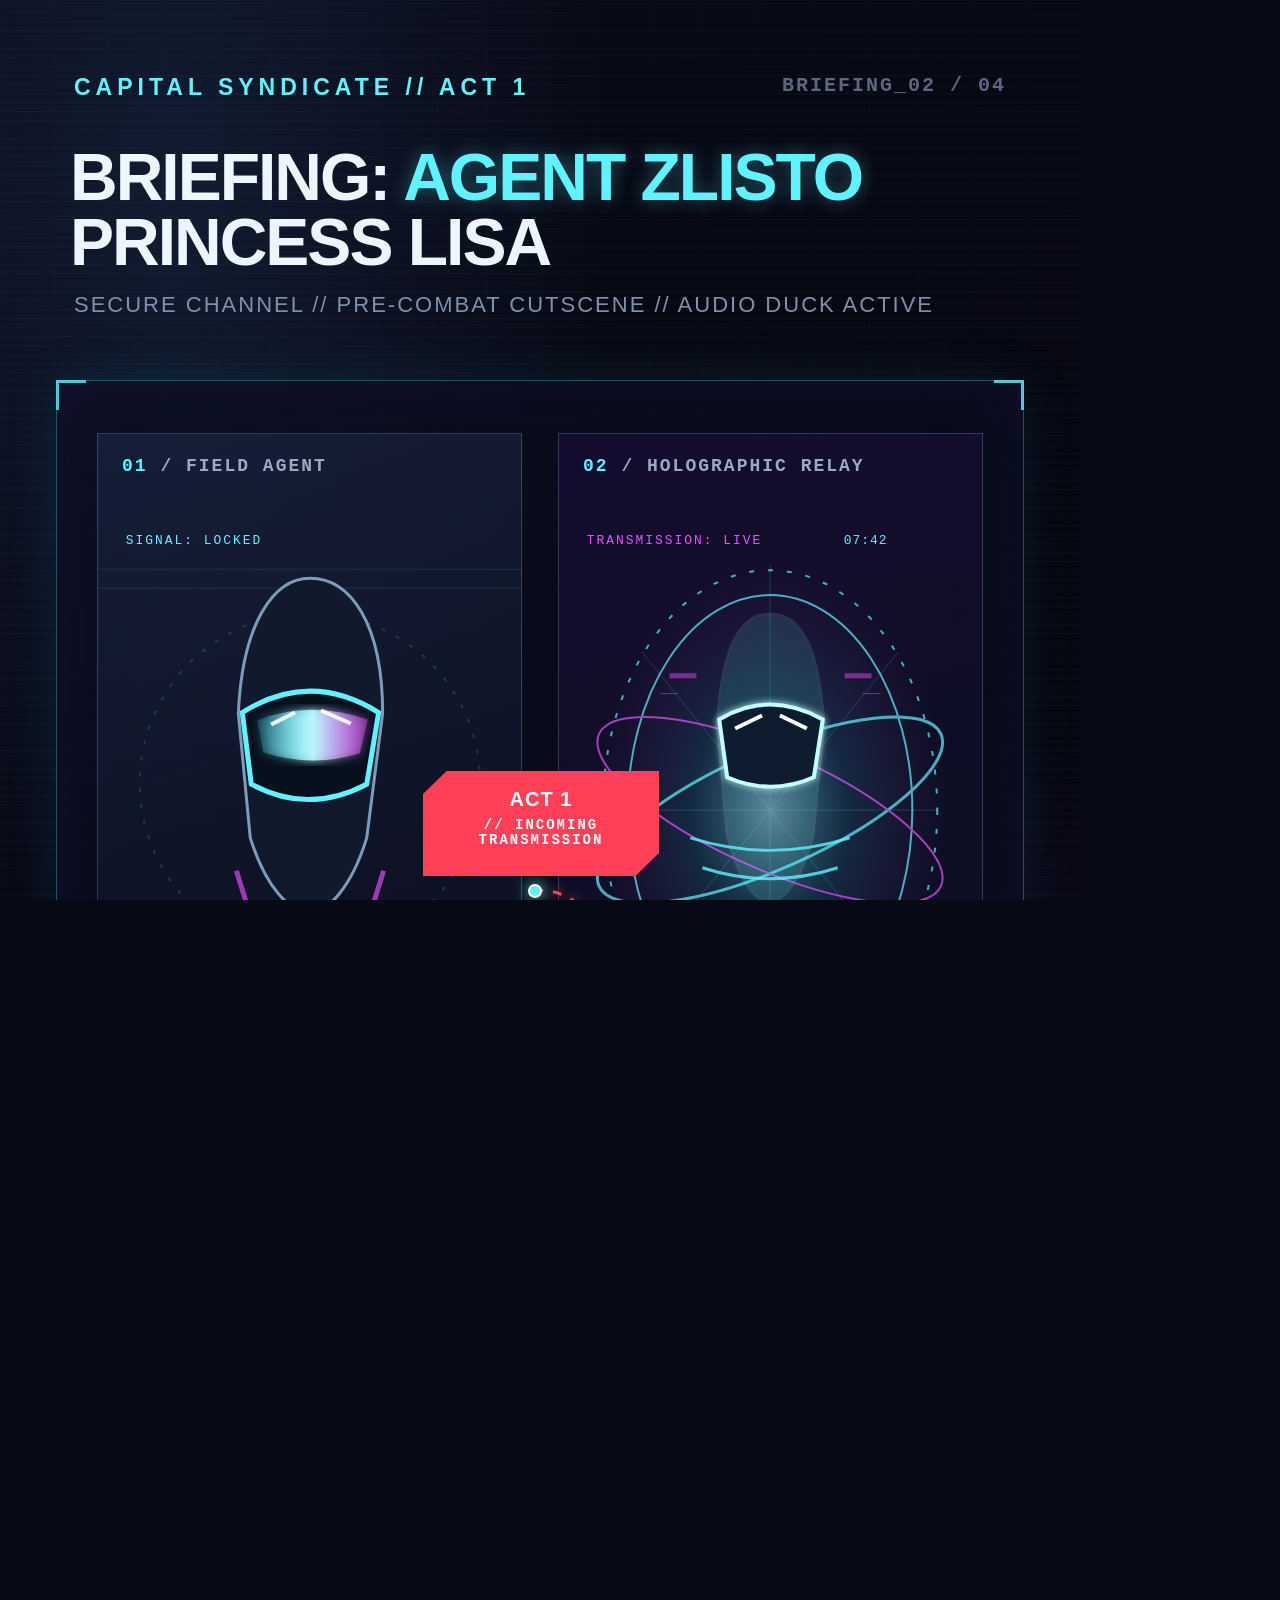
<file: slides/slide_02_draft.html>
<!DOCTYPE html>
<html lang="en">
<head>
<meta charset="UTF-8" />
<meta name="viewport" content="width=device-width, initial-scale=1.0" />
<title>Operation Ferrum Wings — Briefing</title>
<style>
  :root{
    --bg:#070914;
    --panel:#101426;
    --cyan:#5ff3ff;
    --cyan2:#1ebed1;
    --magenta:#ea4fff;
    --red:#ff4056;
    --white:#edf6ff;
    --muted:#8190aa;
  }
  *{box-sizing:border-box}
  html,body{margin:0;width:100%;height:100%;overflow:hidden;background:var(--bg)}
  body{font-family:Arial,Helvetica,sans-serif;color:var(--white)}
  .slide{position:relative;width:1080px;height:1920px;overflow:hidden;background:
    radial-gradient(ellipse at 16% 10%,rgba(45,78,128,.25),transparent 34%),
    radial-gradient(ellipse at 88% 75%,rgba(138,22,132,.16),transparent 35%),
    linear-gradient(145deg,#080a17 0%,#060711 52%,#0a0717 100%)}
  .slide:before{content:"";position:absolute;inset:0;opacity:.17;background-image:linear-gradient(rgba(95,243,255,.13) 1px,transparent 1px),linear-gradient(90deg,rgba(95,243,255,.13) 1px,transparent 1px);background-size:54px 54px;mask-image:linear-gradient(to bottom,black,transparent 75%)}
  .slide:after{content:"";position:absolute;inset:0;pointer-events:none;background:repeating-linear-gradient(0deg,transparent 0 7px,rgba(255,255,255,.018) 8px 9px);mix-blend-mode:screen}
  .header{position:absolute;top:74px;left:74px;right:74px;display:flex;justify-content:space-between;align-items:flex-start;z-index:5}
  .eyebrow{font-size:23px;letter-spacing:5px;color:var(--cyan);font-weight:700}
  .code{font:700 20px monospace;color:#5d6780;letter-spacing:2px}
  h1{position:absolute;z-index:5;top:145px;left:70px;margin:0;width:940px;font-size:66px;line-height:.98;letter-spacing:-2px;text-transform:uppercase;font-weight:900}
  h1 span{color:var(--cyan);text-shadow:0 0 18px rgba(95,243,255,.35)}
  .sub{position:absolute;top:292px;left:74px;color:var(--muted);font-size:22px;letter-spacing:2px;text-transform:uppercase}
  .visual{position:absolute;left:56px;top:380px;width:968px;height:1110px;border:1px solid rgba(95,243,255,.3);background:rgba(9,13,29,.68);box-shadow:0 0 50px rgba(25,155,190,.12),inset 0 0 70px rgba(38,33,95,.25);z-index:2}
  .visual .corner{position:absolute;width:30px;height:30px;border-color:var(--cyan);border-style:solid;opacity:.8}
  .corner.tl{left:-1px;top:-1px;border-width:3px 0 0 3px}.corner.tr{right:-1px;top:-1px;border-width:3px 3px 0 0}.corner.bl{left:-1px;bottom:-1px;border-width:0 0 3px 3px}.corner.br{right:-1px;bottom:-1px;border-width:0 3px 3px 0}
  .panel{position:absolute;top:52px;height:780px;border:1px solid rgba(117,143,184,.35);overflow:hidden;background:linear-gradient(160deg,rgba(31,44,76,.55),rgba(9,11,25,.83))}
  .leftPanel{left:40px;width:425px}.rightPanel{right:40px;width:425px;background:linear-gradient(160deg,rgba(26,13,55,.73),rgba(7,17,30,.86))}
  .panelTitle{position:absolute;top:22px;left:24px;z-index:4;font:700 18px monospace;letter-spacing:2px;color:#9baac4}.panelTitle b{color:var(--cyan)}
  .panelTag{position:absolute;bottom:25px;left:25px;z-index:5;font-size:19px;letter-spacing:3px;color:var(--white);font-weight:700}.panelTag small{display:block;color:var(--cyan);font:700 15px monospace;margin-top:8px;letter-spacing:2px}
  svg{width:100%;height:100%;display:block}
  .redLabel{position:absolute;z-index:8;top:390px;left:366px;width:236px;height:105px;background:var(--red);clip-path:polygon(10% 0,100% 0,100% 78%,90% 100%,0 100%,0 22%);padding:18px 13px;text-align:center;color:#fff;box-shadow:0 0 24px rgba(255,64,86,.4);font-weight:900;line-height:1.08;font-size:20px;letter-spacing:1px}
  .redLabel small{display:block;margin-top:7px;font-size:14px;letter-spacing:2px;font-family:monospace}
  .route{position:absolute;z-index:6;top:492px;left:473px;width:360px;height:155px;overflow:visible}
  .route path{fill:none;stroke:var(--red);stroke-width:3;stroke-dasharray:9 10;filter:drop-shadow(0 0 5px rgba(255,64,86,.8))}
  .route circle{fill:var(--cyan);stroke:#fff;stroke-width:2;filter:drop-shadow(0 0 8px var(--cyan))}
  .map{position:absolute;right:56px;bottom:66px;width:355px;height:150px;border:1px solid rgba(95,243,255,.27);background:rgba(5,12,24,.65);padding:15px 18px;color:var(--muted);font:13px monospace;letter-spacing:1px}
  .map svg{position:absolute;inset:34px 15px 10px;width:325px;height:90px}
  .mapTitle{position:relative;z-index:2;color:var(--cyan)}
  .wave{position:absolute;left:72px;bottom:52px;width:390px;height:80px;border-top:1px solid rgba(95,243,255,.23);border-bottom:1px solid rgba(95,243,255,.16);opacity:.8}
  .waveLabel{position:absolute;left:0;top:-28px;color:var(--muted);font:13px monospace;letter-spacing:2px}
  .wave svg{height:78px}
  .wave polyline{fill:none;stroke:var(--cyan);stroke-width:2;filter:drop-shadow(0 0 4px var(--cyan))}
  .caption{position:absolute;left:72px;right:72px;bottom:214px;z-index:6;padding-left:24px;border-left:4px solid var(--magenta);font-size:32px;line-height:1.12;font-weight:800;letter-spacing:1px;text-transform:uppercase}
  .caption em{font-style:normal;color:var(--magenta)}
  .footer{position:absolute;left:74px;right:74px;bottom:77px;display:flex;justify-content:space-between;align-items:center;color:#66758f;font:700 16px monospace;letter-spacing:2px;z-index:5}
  .footer .live{color:var(--cyan)}
</style>
</head>
<body>
<main class="slide">
  <div class="header"><div class="eyebrow">CAPITAL SYNDICATE // ACT 1</div><div class="code">BRIEFING_02 / 04</div></div>
  <h1>Briefing: <span>Agent Zlisto</span><br/>Princess Lisa</h1>
  <div class="sub">SECURE CHANNEL // PRE-COMBAT CUTSCENE // AUDIO DUCK ACTIVE</div>

  <section class="visual" aria-label="Graphic novel briefing: agent portrait and holographic princess transmission">
    <i class="corner tl"></i><i class="corner tr"></i><i class="corner bl"></i><i class="corner br"></i>
    <div class="panel leftPanel">
      <div class="panelTitle"><b>01</b> / FIELD AGENT</div>
      <svg viewBox="0 0 425 780" aria-hidden="true">
        <defs>
          <linearGradient id="suit" x1="0" y1="0" x2="1" y2="1"><stop stop-color="#243a57"/><stop offset="1" stop-color="#090d1c"/></linearGradient>
          <linearGradient id="visor" x1="0" y1="0" x2="1" y2="0"><stop stop-color="#50edff" stop-opacity=".15"/><stop offset=".5" stop-color="#bafaff" stop-opacity=".9"/><stop offset="1" stop-color="#ea4fff" stop-opacity=".4"/></linearGradient>
          <filter id="glow"><feGaussianBlur stdDeviation="5" result="b"/><feMerge><feMergeNode in="b"/><feMergeNode in="SourceGraphic"/></feMerge></filter>
        </defs>
        <path d="M0 135H425M0 154H425M0 608H425M0 627H425" stroke="#5ff3ff" opacity=".1"/>
        <circle cx="213" cy="350" r="171" fill="none" stroke="#5ff3ff" opacity=".16" stroke-width="2" stroke-dasharray="4 12"/>
        <path d="M84 780C91 635 128 554 167 531L213 565 258 531C307 558 337 637 344 780Z" fill="url(#suit)" stroke="#436786" stroke-width="3"/>
        <path d="M141 280C145 190 176 144 213 144C254 144 286 190 286 280L270 405C255 454 231 480 213 480C192 480 168 453 153 405Z" fill="#111a2c" stroke="#7c9cb9" stroke-width="3"/>
        <path d="M145 279Q213 236 282 279L270 351Q211 382 154 351Z" fill="#07111e" stroke="#5ff3ff" stroke-width="5"/>
        <path d="M160 287Q211 266 271 286L263 320Q215 335 166 319Z" fill="url(#visor)" filter="url(#glow)"/>
        <path d="M174 291L198 279M224 277L254 290" stroke="#fff" stroke-width="4" opacity=".9"/>
        <path d="M120 540L169 501 213 544 257 501 307 540 277 601 213 584 151 601Z" fill="#1c2e4a" stroke="#5ff3ff" stroke-width="2"/>
        <path d="M213 545V780M93 703L152 643M333 703L274 643" stroke="#5ff3ff" opacity=".35" stroke-width="2"/>
        <path d="M160 505L139 438M266 505L287 438" stroke="#ea4fff" opacity=".65" stroke-width="5"/>
        <circle cx="92" cy="701" r="7" fill="#ea4fff"/><circle cx="333" cy="701" r="7" fill="#5ff3ff"/>
        <text x="28" y="110" fill="#5ff3ff" font-family="monospace" font-size="13" letter-spacing="2">SIGNAL: LOCKED</text>
      </svg>
      <div class="panelTag">AGENT ZLISTO<small>CALLSIGN // FERRUM-01</small></div>
    </div>

    <div class="panel rightPanel">
      <div class="panelTitle"><b>02</b> / HOLOGRAPHIC RELAY</div>
      <svg viewBox="0 0 425 780" aria-hidden="true">
        <defs>
          <radialGradient id="holo"><stop stop-color="#bffcff" stop-opacity=".45"/><stop offset=".45" stop-color="#35ddf0" stop-opacity=".13"/><stop offset="1" stop-color="#ea4fff" stop-opacity="0"/></radialGradient>
          <filter id="hglow"><feGaussianBlur stdDeviation="4" result="x"/><feMerge><feMergeNode in="x"/><feMergeNode in="SourceGraphic"/></feMerge></filter>
        </defs>
        <ellipse cx="212" cy="377" rx="177" ry="250" fill="url(#holo)"/>
        <g fill="none" stroke="#5ff3ff" opacity=".7">
          <ellipse cx="212" cy="377" rx="168" ry="241" stroke-width="2" stroke-dasharray="5 14"/>
          <ellipse cx="212" cy="377" rx="143" ry="216" stroke-width="2"/>
          <ellipse cx="212" cy="377" rx="188" ry="59" transform="rotate(-24 212 377)" stroke-width="3"/>
          <ellipse cx="212" cy="377" rx="188" ry="59" transform="rotate(24 212 377)" stroke="#ea4fff" stroke-width="2"/>
        </g>
        <g stroke="#5ff3ff" opacity=".18"><path d="M45 377H380M212 130V650"/><path d="M83 218L341 536M341 218L83 536"/></g>
        <path d="M116 650C119 568 150 515 174 494L212 519 250 494C277 520 304 573 308 650Z" fill="#3de0ed" opacity=".16" stroke="#8dffff" stroke-width="3"/>
        <path d="M159 290C164 215 181 180 212 180C244 180 261 215 266 290L255 402C246 443 226 469 212 469C196 469 179 444 169 402Z" fill="#63eefa" opacity=".13" stroke="#9cffff" stroke-width="3"/>
        <path d="M161 286Q211 256 265 286L256 344Q212 363 169 344Z" fill="#071b2d" stroke="#c4ffff" stroke-width="4" filter="url(#hglow)"/>
        <path d="M177 295L204 282M222 282L249 295" stroke="#fff" stroke-width="4"/>
        <path d="M132 405Q212 430 292 405M144 435Q212 457 280 435" fill="none" stroke="#5ff3ff" stroke-width="3" opacity=".8"/>
        <g stroke="#ea4fff" opacity=".45"><path d="M111 242h27M287 242h27M111 515h27M287 515h27" stroke-width="5"/><path d="M102 260h18M305 260h18M102 497h18M305 497h18"/></g>
        <text x="28" y="110" fill="#ea4fff" font-family="monospace" font-size="13" letter-spacing="2">TRANSMISSION: LIVE</text>
        <text x="286" y="110" fill="#5ff3ff" font-family="monospace" font-size="13" letter-spacing="1">07:42</text>
      </svg>
      <div class="panelTag">PRINCESS LISA<small>ROYAL RELAY // PRIORITY OMEGA</small></div>
    </div>

    <div class="redLabel">ACT 1<small>// INCOMING<br/>TRANSMISSION</small></div>
    <svg class="route" viewBox="0 0 360 155" aria-hidden="true"><path d="M4 18C65 10 80 100 148 90S233 26 351 137"/><circle cx="5" cy="18" r="6"/><circle cx="351" cy="137" r="7"/></svg>
    <div class="map"><div class="mapTitle">ROUTE // SECTOR MAP</div><svg viewBox="0 0 325 90" aria-hidden="true"><path d="M20 70L90 44 158 62 218 22 300 38" fill="none" stroke="#5ff3ff" stroke-width="2" stroke-dasharray="5 7"/><circle cx="20" cy="70" r="5" fill="#ff4056"/><circle cx="90" cy="44" r="4" fill="#5ff3ff"/><circle cx="158" cy="62" r="4" fill="#5ff3ff"/><circle cx="218" cy="22" r="4" fill="#ea4fff"/><circle cx="300" cy="38" r="6" fill="#ff4056"/><text x="8" y="87" fill="#8190aa" font-size="10">DOCK</text><text x="272" y="24" fill="#ff4056" font-size="10">FERRUM</text></svg></div>
    <div class="wave"><div class="waveLabel">DIALOGUE CHANNEL // MUSIC DUCKED</div><svg viewBox="0 0 390 78" preserveAspectRatio="none"><polyline points="0,42 18,42 27,35 34,49 42,42 59,42 67,18 74,66 82,42 103,42 110,31 119,53 127,42 148,42 157,10 166,72 175,42 197,42 205,27 214,57 223,42 246,42 256,36 263,48 272,42 292,42 302,20 310,64 319,42 339,42 348,30 359,54 368,42 390,42"/></svg></div>
  </section>

  <div class="caption">The stakes start <em>before</em> the first shot.</div>
  <div class="footer"><span class="live">● CUTSCENE / STORY HOOK</span><span>OPERATION FERRUM WINGS</span><span>02 — 04</span></div>
</main>
</body>
</html>
</file>
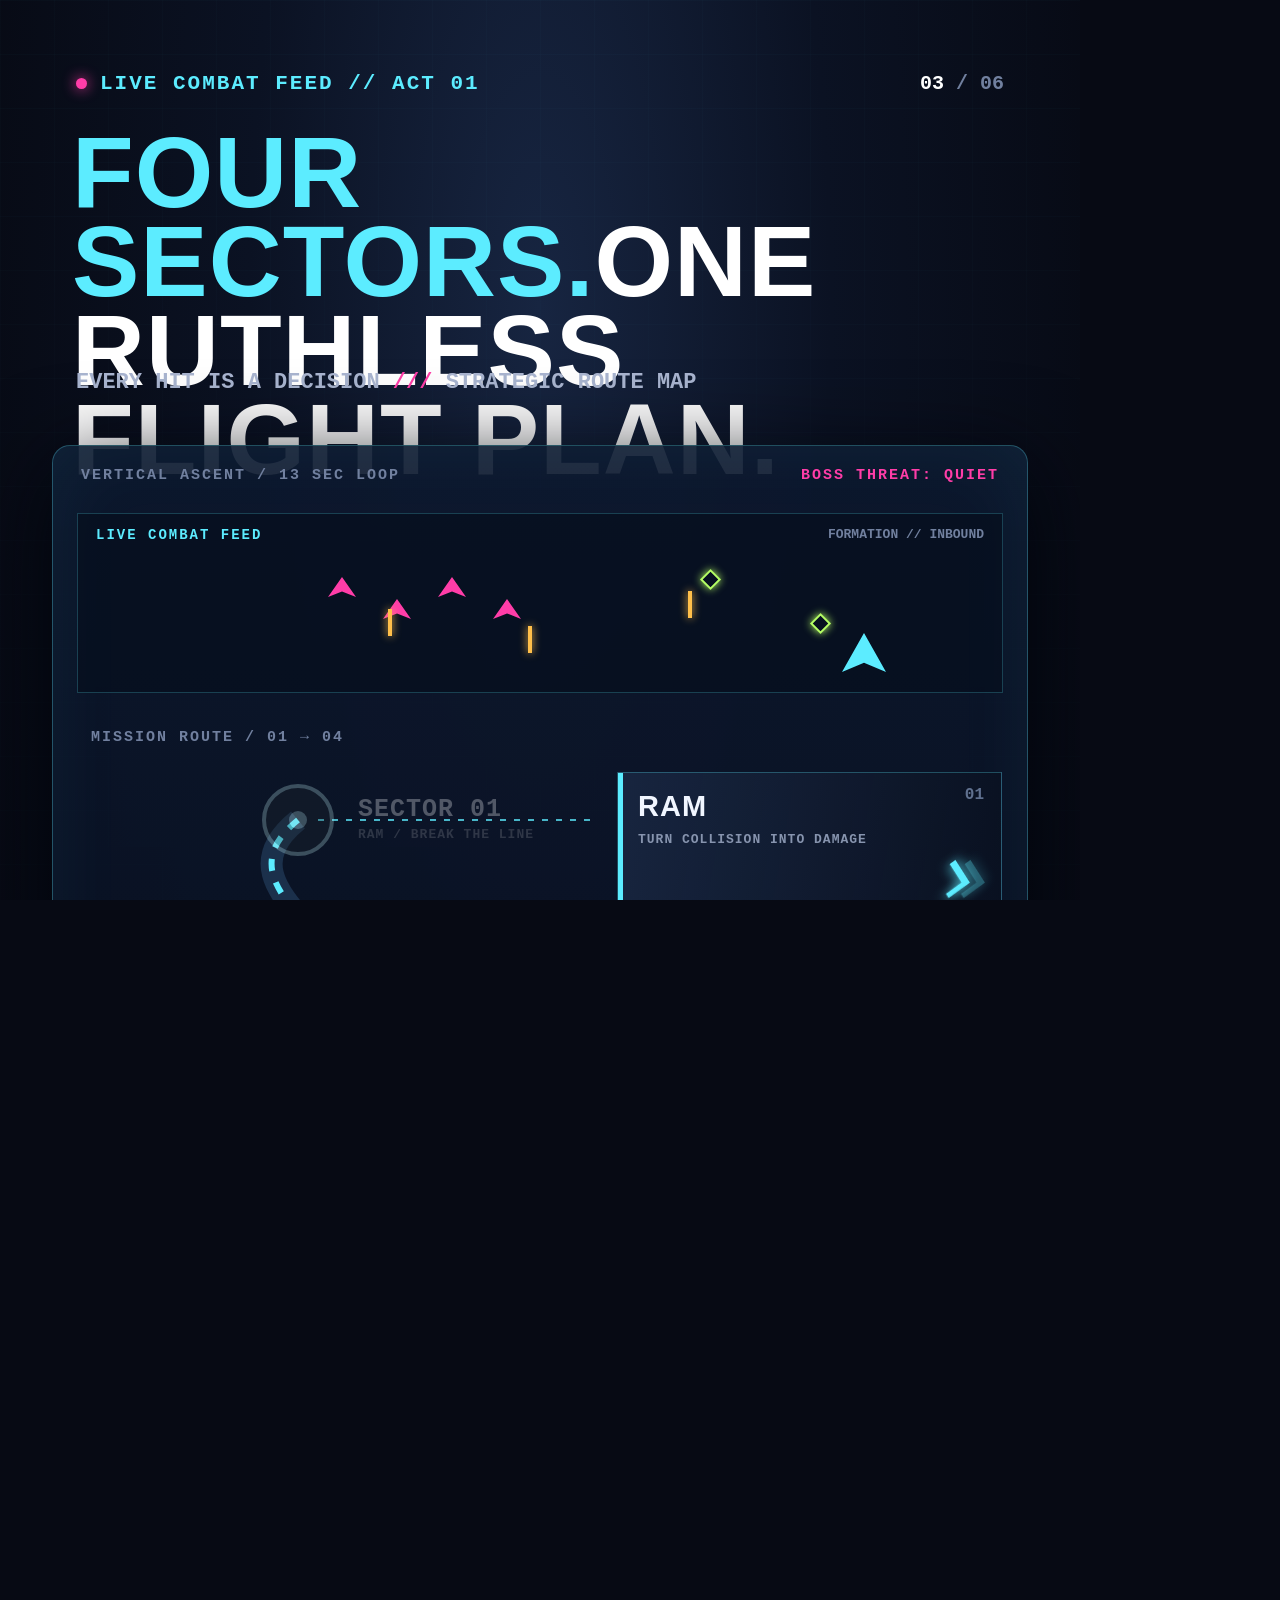
<file: slides/slide_03.html>
<!DOCTYPE html>
<html lang="en">
<head>
<meta charset="UTF-8">
<meta name="viewport" content="width=1080, initial-scale=1">
<title>Four Sectors — One Ruthless Flight Plan</title>
<style>
:root{--bg:#070a14;--panel:#0d1527;--ink:#f1f6ff;--muted:#7887a6;--cyan:#5cecff;--amber:#ffbf4a;--pink:#ff3da8;--lime:#b6ff65}
*{box-sizing:border-box}html,body{margin:0;width:100%;height:100%;overflow:hidden;background:var(--bg)}body{font-family:'Arial Narrow',Impact,Arial,sans-serif;color:var(--ink)}
.slide{position:relative;width:1080px;height:1920px;overflow:hidden;background:radial-gradient(ellipse at 50% 16%,#172541 0,#0b1223 38%,#070a14 76%)}
.slide:before{content:"";position:absolute;inset:0;opacity:.16;background-image:linear-gradient(rgba(92,236,255,.12) 1px,transparent 1px),linear-gradient(90deg,rgba(92,236,255,.1) 1px,transparent 1px);background-size:54px 54px;mask-image:linear-gradient(#000,transparent 82%)}
.mono{font-family:ui-monospace,SFMono-Regular,Menlo,monospace;letter-spacing:2px}
.kicker{position:absolute;top:72px;left:76px;color:var(--cyan);font-size:21px;font-weight:800;text-transform:uppercase}.kicker:before{content:"";display:inline-block;width:11px;height:11px;background:var(--pink);border-radius:50%;margin-right:13px;box-shadow:0 0 14px var(--pink)}
.page{position:absolute;right:76px;top:72px;color:#71809f;font:700 20px ui-monospace,monospace}.page b{color:#fff}
h1{position:absolute;top:128px;left:72px;right:60px;margin:0;font-size:101px;line-height:.88;letter-spacing:1px;text-transform:uppercase}h1 .cyan{color:var(--cyan)}h1 .white{color:#fff}.strategic{position:absolute;top:370px;left:76px;color:#a9b5d0;font:700 22px ui-monospace,monospace;text-transform:uppercase}.strategic b{color:var(--pink)}
.board{position:absolute;left:52px;top:445px;width:976px;height:1125px;border:1px solid rgba(92,236,255,.3);border-radius:18px;background:linear-gradient(180deg,rgba(13,24,46,.92),rgba(7,12,25,.95));box-shadow:0 22px 90px #02040a,inset 0 0 80px rgba(92,236,255,.06);overflow:hidden}.board-label{position:absolute;top:21px;left:28px;color:#71809f;font:700 15px ui-monospace,monospace;letter-spacing:2px}.board-label.right{left:auto;right:28px;color:var(--pink)}
.feed{position:absolute;left:24px;right:24px;top:67px;height:180px;border:1px solid rgba(92,236,255,.22);background:rgba(5,14,29,.68);overflow:hidden}.feed:before{content:"";position:absolute;inset:0;background:linear-gradient(90deg,transparent 49.8%,rgba(92,236,255,.12) 50%,transparent 50.2%),linear-gradient(0deg,transparent 49.8%,rgba(92,236,255,.08) 50%,transparent 50.2%);background-size:150px 150px}.feed-title{position:absolute;z-index:2;top:13px;left:18px;color:var(--cyan);font:700 14px ui-monospace,monospace;letter-spacing:2px}.feed-state{position:absolute;z-index:2;top:13px;right:18px;color:#71809f;font:700 13px ui-monospace,monospace}.enemy{position:absolute;width:28px;height:20px;background:var(--pink);clip-path:polygon(50% 0,100% 100%,50% 72%,0 100%);filter:drop-shadow(0 0 6px var(--pink));animation:drift 4s ease-in-out infinite}.e1{left:250px;top:63px}.e2{left:305px;top:85px;animation-delay:.3s}.e3{left:360px;top:63px;animation-delay:.7s}.e4{left:415px;top:85px;animation-delay:1s}.shot{position:absolute;width:4px;height:27px;background:var(--amber);box-shadow:0 0 9px var(--amber);animation:fall 2.3s linear infinite}.s1{left:310px;top:95px}.s2{left:450px;top:112px;animation-delay:.7s}.s3{left:610px;top:77px;animation-delay:1.3s}.pickup{position:absolute;width:15px;height:15px;border:2px solid var(--lime);transform:rotate(45deg);box-shadow:0 0 8px var(--lime);animation:pickup 3.5s ease-in-out infinite}.p1{left:625px;top:58px}.p2{left:735px;top:102px;animation-delay:1.3s}.ship{position:absolute;right:116px;bottom:20px;width:44px;height:39px;background:var(--cyan);clip-path:polygon(50% 0,100% 100%,50% 76%,0 100%);filter:drop-shadow(0 0 12px var(--cyan));animation:ship 3s ease-in-out infinite}.ship:after{content:"";position:absolute;left:19px;bottom:-12px;width:6px;height:17px;background:var(--pink)}
.route-heading{position:absolute;top:283px;left:38px;color:#71809f;font:700 15px ui-monospace,monospace;letter-spacing:2px}.route{position:absolute;top:320px;left:35px;width:525px;height:735px}.route svg{width:100%;height:100%;overflow:visible}.spine{stroke:#1b304b;stroke-width:22;fill:none}.progress{stroke:var(--cyan);stroke-width:6;fill:none;stroke-dasharray:12 12;animation:routeDash 2s linear infinite}.leader{fill:none;stroke-width:2;stroke-dasharray:6 8;opacity:.75}.lead1{stroke:var(--cyan)}.lead2{stroke:var(--amber)}.lead3{stroke:var(--pink)}.lead4{stroke:var(--lime)}.node{opacity:.3;filter:grayscale(.7);animation:activate 13s linear infinite}.n1{animation-delay:0s}.n2{animation-delay:3.1s}.n3{animation-delay:6.2s}.n4{animation-delay:9.3s}.node text{font:800 25px ui-monospace,monospace;letter-spacing:1px;fill:#edf5ff}.node .small{font-size:13px;fill:#7887a6}.boss{opacity:.12;animation:bossReveal 13s linear infinite}.boss text{font:700 14px ui-monospace,monospace;fill:var(--pink);letter-spacing:2px}
.cards{position:absolute;right:25px;top:326px;width:385px}.card{height:142px;margin-bottom:22px;padding:19px 20px;border:1px solid rgba(92,236,255,.28);background:linear-gradient(100deg,rgba(25,39,66,.9),rgba(9,16,31,.78));position:relative;overflow:hidden}.card:before{content:attr(data-num);position:absolute;right:17px;top:13px;color:#60718f;font:700 16px ui-monospace,monospace}.card h2{margin:0;font-size:29px;line-height:1;text-transform:uppercase;letter-spacing:1px}.card p{margin:11px 0 0;color:#8794ae;font:700 13px ui-monospace,monospace;letter-spacing:1px}.card.ram{box-shadow:inset 5px 0 var(--cyan)}.card.ammo{box-shadow:inset 5px 0 var(--amber)}.card.self{box-shadow:inset 5px 0 var(--pink)}.card.laser{box-shadow:inset 5px 0 var(--lime)}
.chevrons{position:absolute;right:18px;bottom:23px;display:flex}.chev{width:32px;height:22px;border-top:6px solid var(--cyan);border-right:6px solid var(--cyan);transform:skew(-20deg) rotate(45deg);filter:drop-shadow(0 0 6px var(--cyan))}.chev+ .chev{margin-left:-17px;opacity:.35}.cells{position:absolute;right:18px;bottom:24px;display:flex;gap:5px}.cells i{display:block;width:17px;height:29px;transform:skew(-10deg);background:var(--amber);box-shadow:0 0 7px var(--amber)}.cells i:nth-child(n+4){background:#263149;box-shadow:none}.ring{position:absolute;right:20px;bottom:17px;width:65px;height:65px;border:6px solid #29344c;border-top-color:var(--pink);border-right-color:var(--pink);border-radius:50%;animation:count 13s linear infinite}.ring b{display:grid;place-items:center;height:100%;font:700 20px ui-monospace,monospace;color:var(--pink)}.meter{position:absolute;right:18px;bottom:29px;width:145px;height:15px;border:2px solid var(--lime);padding:2px}.meter:before{content:"";display:block;height:100%;width:0;background:var(--lime);box-shadow:0 0 12px var(--lime);animation:fill 13s linear infinite}.meter:after{content:"CHARGE";position:absolute;right:0;top:-23px;color:var(--lime);font:700 11px ui-monospace,monospace}
.chain{position:absolute;left:38px;bottom:27px;color:#94a2bd;font:700 17px ui-monospace,monospace;letter-spacing:2px}.chain b{color:var(--cyan)}.chain .a{color:var(--amber)}.chain .p{color:var(--pink)}.chain .l{color:var(--lime)}
.footer{position:absolute;left:76px;right:76px;bottom:76px;border-top:1px solid rgba(92,236,255,.25);padding-top:24px;display:flex;justify-content:space-between}.footer strong{font-size:37px;line-height:.9}.footer strong b{color:var(--pink)}.footer .note{text-align:right;color:#7887a6;font:700 14px ui-monospace,monospace;line-height:1.6}.note span{color:var(--cyan)}
@keyframes drift{50%{transform:translateY(10px)}}@keyframes fall{0%{transform:translateY(-20px);opacity:0}20%{opacity:1}100%{transform:translateY(135px);opacity:0}}@keyframes ship{50%{transform:translateY(-7px)}}@keyframes pickup{50%{opacity:.35;transform:rotate(45deg) scale(1.25)}}@keyframes routeDash{to{stroke-dashoffset:-48}}@keyframes activate{0%,23%{opacity:.28;filter:grayscale(.7)}24%,34%{opacity:1;filter:drop-shadow(0 0 13px currentColor) grayscale(0)}35%,100%{opacity:.58;filter:grayscale(.1)}}@keyframes bossReveal{0%,78%{opacity:.12}84%,92%{opacity:1;filter:drop-shadow(0 0 15px var(--pink))}100%{opacity:.8}}@keyframes count{0%,48%{transform:rotate(0)}72%,100%{transform:rotate(270deg)}}@keyframes fill{0%,68%{width:0}84%{width:72%}94%,100%{width:100%}}
</style>
</head>
<body>
<main class="slide">
  <div class="kicker mono">LIVE COMBAT FEED // ACT 01</div><div class="page"><b>03</b> / 06</div>
  <h1><span class="cyan">FOUR SECTORS.</span><span class="white">ONE RUTHLESS<br>FLIGHT PLAN.</span></h1>
  <div class="strategic">EVERY HIT IS A DECISION <b>///</b> STRATEGIC ROUTE MAP</div>
  <section class="board">
    <div class="board-label">VERTICAL ASCENT / 13 SEC LOOP</div><div class="board-label right">BOSS THREAT: QUIET</div>
    <div class="feed"><div class="feed-title">LIVE COMBAT FEED</div><div class="feed-state">FORMATION // INBOUND</div><i class="enemy e1"></i><i class="enemy e2"></i><i class="enemy e3"></i><i class="enemy e4"></i><i class="shot s1"></i><i class="shot s2"></i><i class="shot s3"></i><i class="pickup p1"></i><i class="pickup p2"></i><i class="ship"></i></div>
    <div class="route-heading">MISSION ROUTE / 01 → 04</div>
    <div class="route"><svg viewBox="0 0 525 735" xmlns="http://www.w3.org/2000/svg">
      <path class="spine" d="M210 54 C110 135 335 185 210 265 S95 400 210 470 S340 595 210 665"/><path class="progress" d="M210 54 C110 135 335 185 210 265 S95 400 210 470 S340 595 210 665"/>
      <path class="leader lead1" d="M230 54H510"/><path class="leader lead2" d="M190 265H510"/><path class="leader lead3" d="M230 470H510"/><path class="leader lead4" d="M190 665H510"/>
      <g class="node n1" style="color:#5cecff"><circle cx="210" cy="54" r="34" fill="#102a3d" stroke="#5cecff" stroke-width="4"/><circle cx="210" cy="54" r="9" fill="#5cecff"/><text x="270" y="50">SECTOR 01</text><text class="small" x="270" y="72">RAM / BREAK THE LINE</text></g>
      <g class="node n2" style="color:#ffbf4a"><circle cx="210" cy="265" r="34" fill="#302516" stroke="#ffbf4a" stroke-width="4"/><circle cx="210" cy="265" r="9" fill="#ffbf4a"/><text x="18" y="261">SECTOR 02</text><text class="small" x="18" y="283">AMMO / SPEND OR SINK</text></g>
      <g class="node n3" style="color:#ff3da8"><circle cx="210" cy="470" r="34" fill="#34152c" stroke="#ff3da8" stroke-width="4"/><circle cx="210" cy="470" r="9" fill="#ff3da8"/><text x="270" y="466">SECTOR 03</text><text class="small" x="270" y="488">SELF-DESTRUCT / LAST RESORT</text></g>
      <g class="node n4" style="color:#b6ff65"><circle cx="210" cy="665" r="34" fill="#263419" stroke="#b6ff65" stroke-width="4"/><circle cx="210" cy="665" r="9" fill="#b6ff65"/><text x="18" y="661">SECTOR 04</text><text class="small" x="18" y="683">SUPER-LASER / CHARGE</text></g>
      <g class="boss"><path d="M395 665l28-45 28 45-28-12zM423 666v31M407 686h32" fill="#ff3da8" stroke="#fff" stroke-width="3"/><text x="385" y="720">BOSS REVEALED</text></g>
    </svg></div>
    <div class="cards">
      <article class="card ram" data-num="01"><h2>RAM</h2><p>TURN COLLISION INTO DAMAGE</p><div class="chevrons"><i class="chev"></i><i class="chev"></i></div></article>
      <article class="card ammo" data-num="02"><h2>AMMO ECONOMY</h2><p>CONSERVE THE THREE THAT REMAIN</p><div class="cells"><i></i><i></i><i></i><i></i><i></i><i></i></div></article>
      <article class="card self" data-num="03"><h2>SELF-DESTRUCT</h2><p>LOSE THE SHIP. SAVE THE RUN.</p><div class="ring"><b>07</b></div></article>
      <article class="card laser" data-num="04"><h2>SUPER-LASER</h2><p>CHARGE THE FINAL ANSWER</p><div class="meter"></div></article>
    </div>
    <div class="chain"><b>RAM</b> → <span class="a">CONSERVE</span> → <span class="p">DETONATE</span> → <span class="l">CHARGE</span></div>
  </section>
  <footer class="footer"><strong>FOUR SECTORS.<br>ONE <b>DECISION.</b></strong><div class="note"><span>RAM / AMMO / SELF-DESTRUCT / LASER</span><br>Charge the weapon. Reach the boss.</div></footer>
</main>
</body>
</html>
</file>
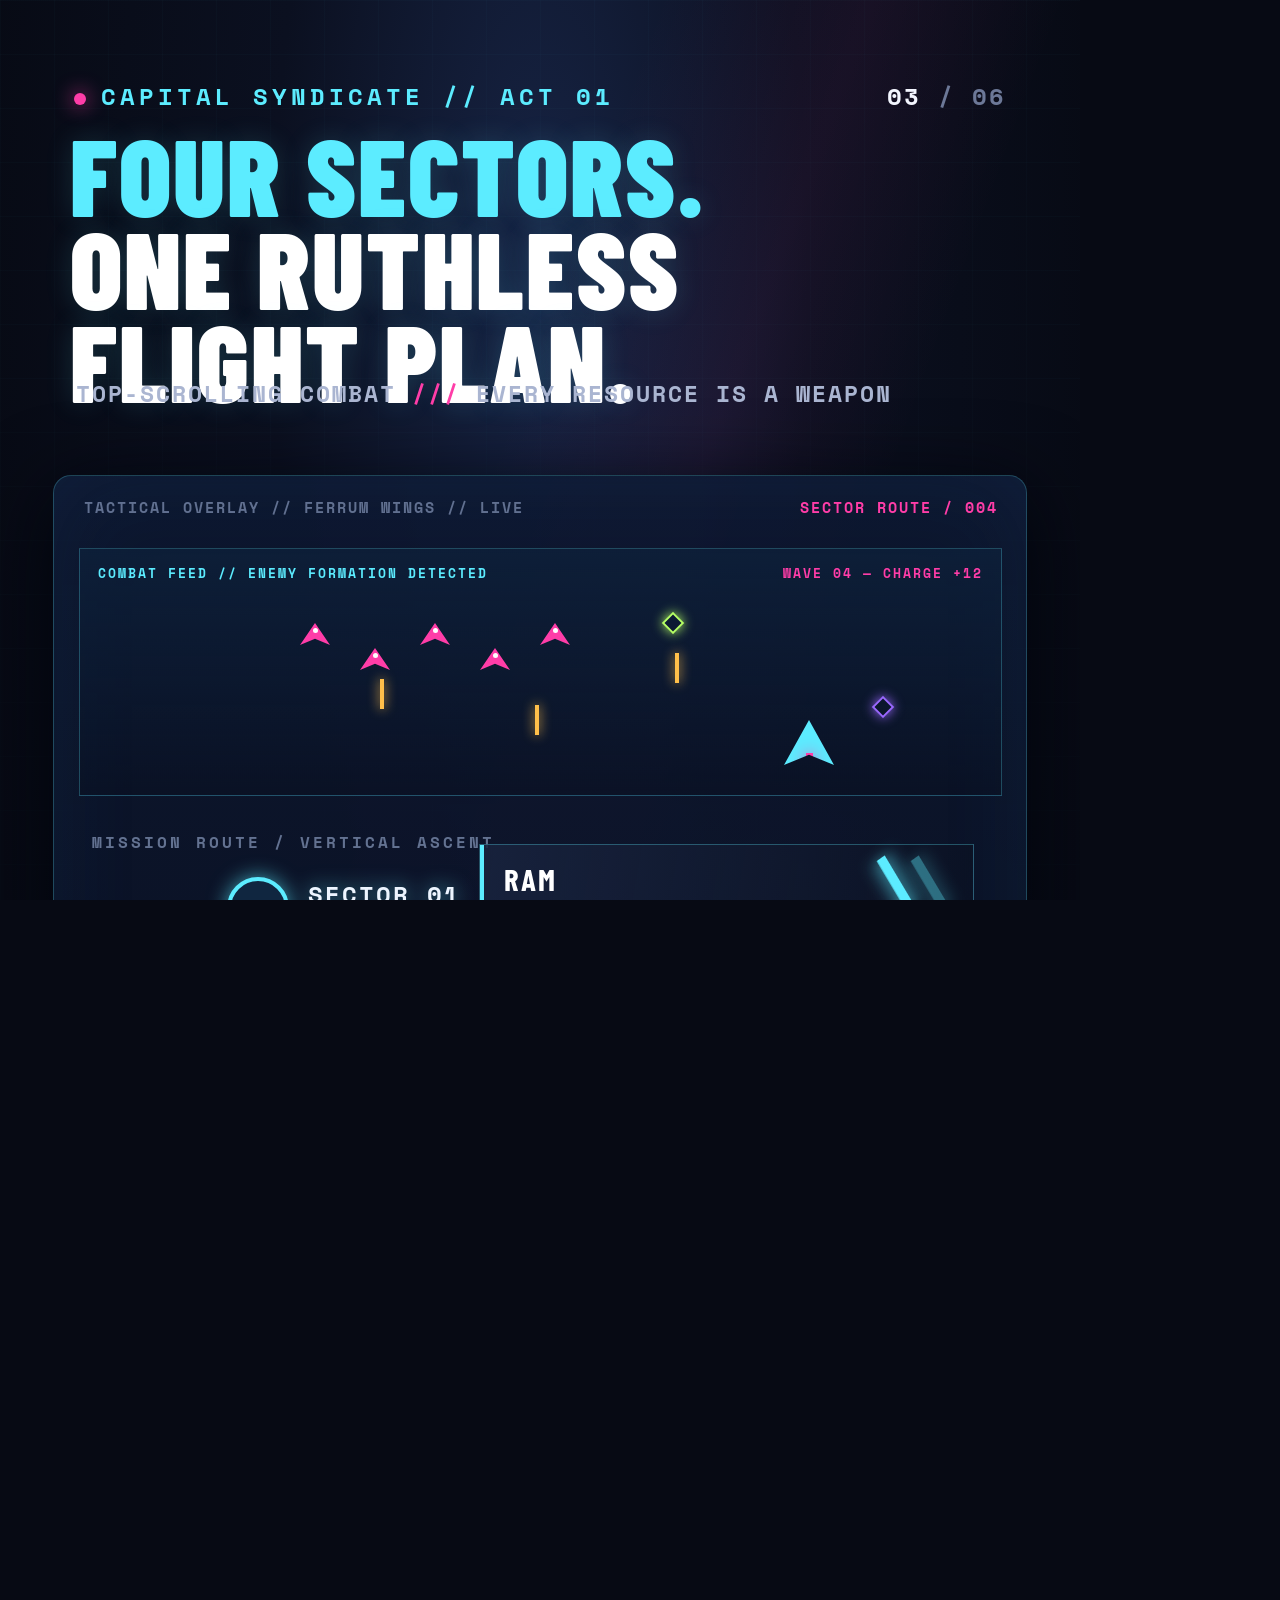
<file: slides/slide_03_draft.html>
<!DOCTYPE html>
<html lang="en">
<head>
<meta charset="UTF-8" />
<meta name="viewport" content="width=1080, initial-scale=1.0" />
<title>Operation Ferrum Wings — Four Sectors</title>
<style>
@import url('https://fonts.googleapis.com/css2?family=Barlow+Condensed:wght@500;600;700;800;900&family=Space+Mono:wght@400;700&display=swap');
:root{--bg:#070a14;--panel:#10162a;--cyan:#5cecff;--pink:#ff3da8;--violet:#9a68ff;--lime:#b6ff65;--amber:#ffbf4a;--muted:#73809e;}
*{box-sizing:border-box} html,body{margin:0;width:100%;height:100%;overflow:hidden;background:var(--bg);color:#eef5ff} body{font-family:'Barlow Condensed',Arial,sans-serif}
.slide{position:relative;width:1080px;height:1920px;overflow:hidden;background:radial-gradient(ellipse at 50% 15%,#172445 0%,#0b1020 35%,#070a14 75%)}
.slide:before{content:"";position:absolute;inset:0;opacity:.24;background-image:linear-gradient(rgba(92,236,255,.09) 1px,transparent 1px),linear-gradient(90deg,rgba(92,236,255,.08) 1px,transparent 1px);background-size:54px 54px;mask-image:linear-gradient(to bottom,black,transparent 84%)}
.slide:after{content:"";position:absolute;inset:0;pointer-events:none;background:linear-gradient(110deg,transparent 0 37%,rgba(255,61,168,.06) 49%,transparent 60%),radial-gradient(circle at 70% 54%,rgba(92,236,255,.08),transparent 25%)}
.header{position:absolute;top:78px;left:74px;right:74px;z-index:5;display:flex;justify-content:space-between;align-items:flex-start}.eyebrow{font:700 24px 'Space Mono';letter-spacing:4px;color:var(--cyan);text-transform:uppercase}.eyebrow i{display:inline-block;width:12px;height:12px;border-radius:50%;background:var(--pink);box-shadow:0 0 20px var(--pink);margin-right:15px}.index{font:700 24px 'Space Mono';color:#6c7897;letter-spacing:2px}.index b{color:#f3f6ff}
h1{position:absolute;z-index:4;top:128px;left:70px;margin:0;font-size:108px;line-height:.86;letter-spacing:2px;text-transform:uppercase;font-weight:900;text-shadow:0 0 28px rgba(92,236,255,.15)}h1 span{display:block;color:var(--cyan)}h1 em{font-style:normal;color:#fff}.sub{position:absolute;z-index:4;top:376px;left:76px;font:700 23px 'Space Mono';letter-spacing:2px;color:#aab5d1;text-transform:uppercase}.sub strong{color:var(--pink)}
.board{position:absolute;z-index:2;left:53px;top:475px;width:974px;height:1095px;border:1px solid rgba(92,236,255,.25);background:linear-gradient(180deg,rgba(14,24,49,.92),rgba(9,13,28,.9));box-shadow:inset 0 0 90px rgba(37,106,160,.11),0 18px 80px #02040b;border-radius:18px;overflow:hidden}.board:before{content:"TACTICAL OVERLAY // FERRUM WINGS // LIVE";position:absolute;top:20px;left:30px;font:700 15px 'Space Mono';letter-spacing:2px;color:#617090}.board:after{content:"SECTOR ROUTE / 004";position:absolute;right:28px;top:20px;font:700 15px 'Space Mono';letter-spacing:2px;color:var(--pink)}
.combat{position:absolute;left:25px;top:72px;width:923px;height:248px;border:1px solid rgba(92,236,255,.26);background:linear-gradient(180deg,rgba(13,32,58,.8),rgba(7,13,29,.4));overflow:hidden}.combat:before{content:"";position:absolute;inset:0;background:linear-gradient(90deg,transparent 49.8%,rgba(92,236,255,.12) 50%,transparent 50.2%),linear-gradient(0deg,transparent 49.8%,rgba(92,236,255,.1) 50%,transparent 50.2%);background-size:180px 180px}.hud{position:absolute;left:18px;top:14px;font:700 13px 'Space Mono';color:var(--cyan);letter-spacing:2px;z-index:2}.hud.right{left:auto;right:18px;color:var(--pink)}
.enemy{position:absolute;width:30px;height:22px;background:var(--pink);clip-path:polygon(50% 0,100% 100%,50% 72%,0 100%);filter:drop-shadow(0 0 8px var(--pink));animation:drift 3s ease-in-out infinite}.e1{left:220px;top:74px}.e2{left:280px;top:99px;animation-delay:.3s}.e3{left:340px;top:74px;animation-delay:.7s}.e4{left:400px;top:99px;animation-delay:1s}.e5{left:460px;top:74px;animation-delay:1.4s}.enemy:after{content:"";position:absolute;width:5px;height:5px;border-radius:50%;background:#fff;left:13px;top:5px}.shot{position:absolute;width:4px;height:30px;background:var(--amber);box-shadow:0 0 12px var(--amber);animation:fall 1.5s linear infinite}.s1{left:300px;top:130px}.s2{left:455px;top:156px;animation-delay:.55s}.s3{left:595px;top:104px;animation-delay:1s}.player{position:absolute;left:704px;bottom:30px;width:50px;height:45px;background:var(--cyan);clip-path:polygon(50% 0,100% 100%,50% 77%,0 100%);filter:drop-shadow(0 0 16px var(--cyan));animation:hover 2s ease-in-out infinite}.player:after{content:"";position:absolute;left:22px;bottom:-8px;width:7px;height:20px;background:var(--pink);box-shadow:0 0 15px var(--pink)}.marker{position:absolute;width:16px;height:16px;border:2px solid var(--lime);transform:rotate(45deg);box-shadow:0 0 12px var(--lime);animation:pulse 1.4s infinite}.m1{left:585px;top:66px}.m2{left:795px;top:150px;border-color:var(--violet);box-shadow:0 0 12px var(--violet)}
.route-title{position:absolute;left:38px;top:354px;font:700 16px 'Space Mono';color:#637291;letter-spacing:3px}.route{position:absolute;left:30px;top:387px;width:360px;height:590px}.route svg{width:100%;height:100%;overflow:visible}.route-label{font:800 24px 'Space Mono';fill:#edf5ff;letter-spacing:2px}.route-small{font:700 13px 'Space Mono';fill:#71809f;letter-spacing:2px}.node{filter:drop-shadow(0 0 10px rgba(92,236,255,.65))}.route-line{stroke-dasharray:9 10;animation:dash 3s linear infinite}
.callouts{position:absolute;right:27px;top:368px;width:520px;height:620px}.callout{position:absolute;width:495px;height:126px;border:1px solid rgba(92,236,255,.3);background:linear-gradient(100deg,rgba(24,35,62,.88),rgba(10,16,32,.55));padding:20px 24px;box-shadow:inset 4px 0 0 var(--cyan)}.callout h2{margin:0;color:#fff;font-size:31px;letter-spacing:2px;line-height:.9}.callout p{margin:10px 0 0;color:#8190b0;font:700 14px 'Space Mono';letter-spacing:1px}.ram{top:0}.ammo{top:143px;box-shadow:inset 4px 0 0 var(--pink)}.self{top:286px;box-shadow:inset 4px 0 0 var(--amber)}.laser{top:429px;box-shadow:inset 4px 0 0 var(--lime)}.ram .art{position:absolute;right:23px;top:30px}.chev{width:72px;height:40px;border-top:8px solid var(--cyan);border-right:8px solid var(--cyan);transform:skew(-22deg) rotate(45deg);filter:drop-shadow(0 0 8px var(--cyan));display:inline-block}.chev + .chev{margin-left:-38px;opacity:.42}.cells{position:absolute;right:22px;top:38px;display:flex;gap:5px}.cells i{display:block;width:17px;height:35px;background:var(--pink);box-shadow:0 0 8px rgba(255,61,168,.75);transform:skew(-12deg)}.cells i:nth-last-child(-n+3){background:#313955;box-shadow:none}.ring{position:absolute;right:27px;top:22px;width:78px;height:78px;border:7px solid #303850;border-top-color:var(--amber);border-right-color:var(--amber);border-radius:50%;animation:spin 2.2s linear infinite}.ring b{position:absolute;inset:0;display:grid;place-items:center;font:700 24px 'Space Mono';color:var(--amber);animation:spin 2.2s linear reverse infinite}.charge{position:absolute;right:22px;top:44px;width:170px;height:15px;border:2px solid var(--lime);padding:2px}.charge:before{content:"";display:block;width:78%;height:100%;background:var(--lime);box-shadow:0 0 12px var(--lime);animation:charge 2.6s ease-in-out infinite}.charge:after{content:"78%";position:absolute;right:0;top:-29px;color:var(--lime);font:700 14px 'Space Mono'}
.footer{position:absolute;z-index:4;left:74px;right:74px;bottom:87px;display:flex;align-items:flex-end;justify-content:space-between;border-top:1px solid rgba(92,236,255,.24);padding-top:26px}.footer .quote{font-size:38px;line-height:.9;font-weight:800;letter-spacing:1px}.quote b{color:var(--pink)}.caption{font:700 15px 'Space Mono';letter-spacing:1px;color:#7583a1;max-width:380px;text-align:right;line-height:1.5}.caption span{color:var(--cyan)}
@keyframes drift{50%{transform:translateY(12px)}}@keyframes fall{from{transform:translateY(-25px);opacity:0}30%{opacity:1}to{transform:translateY(180px);opacity:0}}@keyframes hover{50%{transform:translateY(-8px)}}@keyframes pulse{50%{opacity:.35;transform:rotate(45deg) scale(1.35)}}@keyframes dash{to{stroke-dashoffset:-38}}@keyframes spin{to{transform:rotate(360deg)}}@keyframes charge{50%{width:92%}to{width:78%}}
</style>
</head>
<body>
<main class="slide">
  <header class="header"><div class="eyebrow"><i></i>Capital Syndicate // Act 01</div><div class="index"><b>03</b> / 06</div></header>
  <h1><span>FOUR SECTORS.</span><em>ONE RUTHLESS<br>FLIGHT PLAN.</em></h1>
  <div class="sub">TOP-SCROLLING COMBAT <strong>///</strong> EVERY RESOURCE IS A WEAPON</div>
  <section class="board">
    <div class="combat"><div class="hud">COMBAT FEED // ENEMY FORMATION DETECTED</div><div class="hud right">WAVE 04 — CHARGE +12</div><div class="enemy e1"></div><div class="enemy e2"></div><div class="enemy e3"></div><div class="enemy e4"></div><div class="enemy e5"></div><div class="shot s1"></div><div class="shot s2"></div><div class="shot s3"></div><div class="marker m1"></div><div class="marker m2"></div><div class="player"></div></div>
    <div class="route-title">MISSION ROUTE / VERTICAL ASCENT</div>
    <div class="route"><svg viewBox="0 0 360 590" xmlns="http://www.w3.org/2000/svg">
      <defs><linearGradient id="route" x1="0" y1="0" x2="0" y2="1"><stop stop-color="#5cecff"/><stop offset=".55" stop-color="#9a68ff"/><stop offset="1" stop-color="#ff3da8"/></linearGradient><filter id="glow"><feGaussianBlur stdDeviation="5" result="b"/><feMerge><feMergeNode in="b"/><feMergeNode in="SourceGraphic"/></feMerge></filter></defs>
      <path d="M174 45 C82 105 264 160 178 232 S84 350 180 407 S278 492 184 548" fill="none" stroke="#172b4b" stroke-width="20"/><path class="route-line" d="M174 45 C82 105 264 160 178 232 S84 350 180 407 S278 492 184 548" fill="none" stroke="url(#route)" stroke-width="6" filter="url(#glow)"/>
      <g class="node"><circle cx="174" cy="45" r="29" fill="#102640" stroke="#5cecff" stroke-width="4"/><circle cx="174" cy="45" r="8" fill="#5cecff"/><text x="224" y="40" class="route-label">SECTOR 01</text><text x="224" y="61" class="route-small">BREAK THE LINE</text></g>
      <g class="node"><circle cx="178" cy="232" r="29" fill="#20183f" stroke="#9a68ff" stroke-width="4"/><circle cx="178" cy="232" r="8" fill="#9a68ff"/><text x="30" y="227" class="route-label">SECTOR 02</text><text x="30" y="248" class="route-small">SPEND OR SINK</text></g>
      <g class="node"><circle cx="180" cy="407" r="29" fill="#3a1936" stroke="#ff3da8" stroke-width="4"/><circle cx="180" cy="407" r="8" fill="#ff3da8"/><text x="224" y="402" class="route-label">SECTOR 03</text><text x="224" y="423" class="route-small">LAST RESORT</text></g>
      <g class="node"><circle cx="184" cy="548" r="29" fill="#352b16" stroke="#ffbf4a" stroke-width="4"/><circle cx="184" cy="548" r="8" fill="#ffbf4a"/><text x="30" y="543" class="route-label">SECTOR 04</text><text x="30" y="564" class="route-small">BOSS APPROACH</text></g>
      <g transform="translate(272 500)" filter="url(#glow)"><path d="M0 45 L27 0 L54 45 L27 34Z" fill="#ff3da8" stroke="#fff" stroke-width="3"/><circle cx="27" cy="22" r="7" fill="#070a14"/><path d="M27 48v20M13 59h28" stroke="#ffbf4a" stroke-width="4"/><text x="-4" y="88" class="route-small" fill="#ff3da8">BOSS</text></g>
    </svg></div>
    <div class="callouts">
      <div class="callout ram"><h2>RAM</h2><p>TURN COLLISION INTO DAMAGE</p><div class="art"><i class="chev"></i><i class="chev"></i></div></div>
      <div class="callout ammo"><h2>AMMO ECONOMY</h2><p>EVERY SHOT HAS A PRICE</p><div class="cells"><i></i><i></i><i></i><i></i><i></i><i></i><i></i><i></i></div></div>
      <div class="callout self"><h2>SELF-DESTRUCT</h2><p>LOSE THE SHIP. SAVE THE RUN.</p><div class="ring"><b>07</b></div></div>
      <div class="callout laser"><h2>SUPER-LASER CHARGE</h2><p>SURVIVE. STACK POWER. FIRE.</p><div class="charge"></div></div>
    </div>
  </section>
  <footer class="footer"><div class="quote">EVERY HIT IS<br>A <b>DECISION.</b></div><div class="caption"><span>PLAYABLE IN BROWSER</span><br>Four sectors. One escalating route.<br>Charge the weapon that ends the argument.</div></footer>
</main>
</body>
</html>
</file>
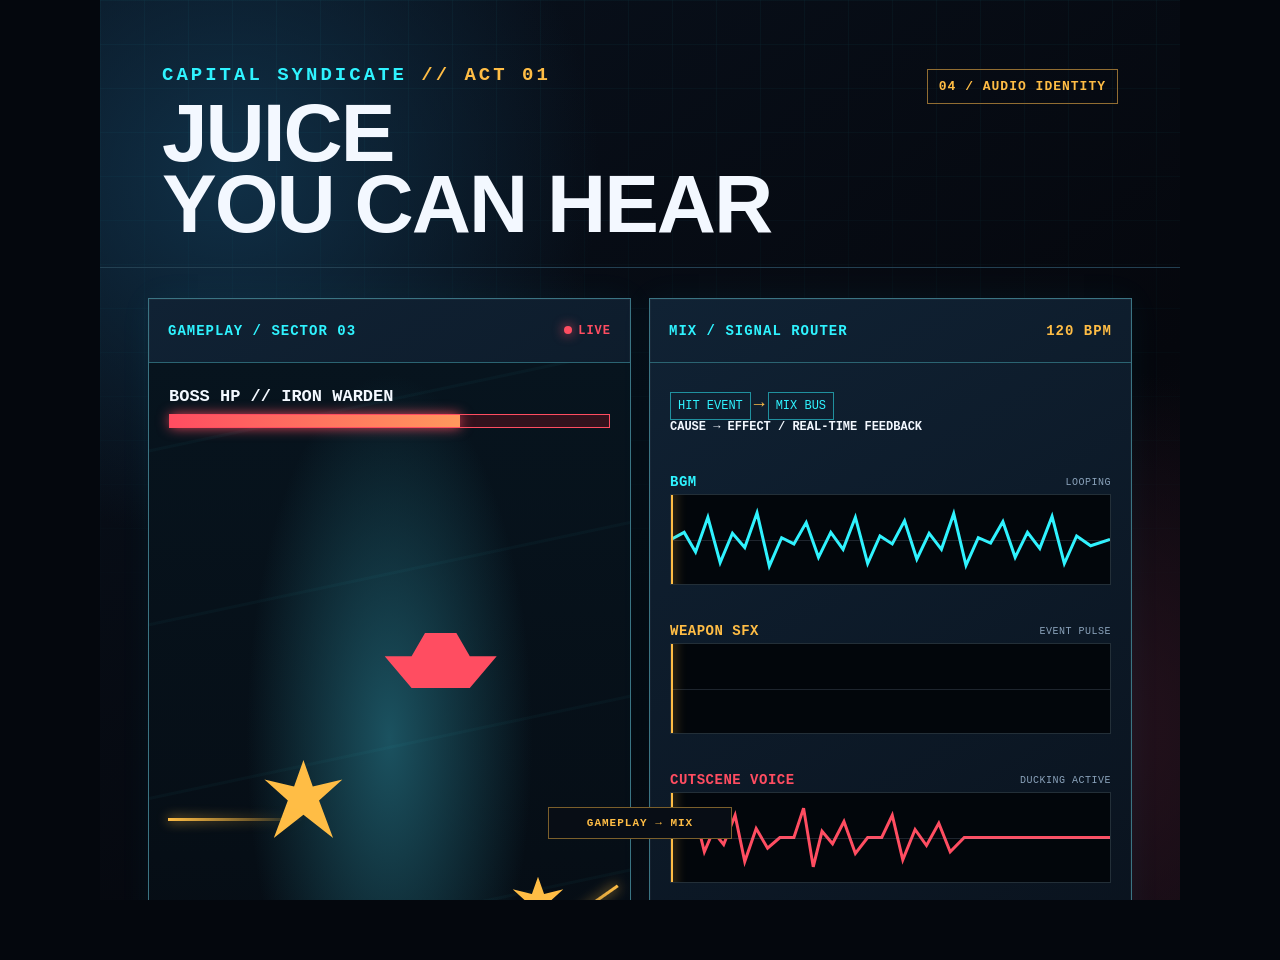
<file: slides/slide_04.html>
<!doctype html>
<html lang="en">
<head>
<meta charset="utf-8" />
<meta name="viewport" content="width=device-width, initial-scale=1" />
<title>Juice You Can Hear</title>
<style>
:root{--bg:#070b13;--panel:#0d1724;--cyan:#2ff3ff;--amber:#ffbd45;--red:#ff4d61;--white:#f3f8ff;--muted:#8aa2ba}
*{box-sizing:border-box}html,body{margin:0;width:100%;height:100%;overflow:hidden;background:#04070d;color:var(--white)}body{display:grid;place-items:center;font-family:Arial,sans-serif}.slide{position:relative;width:100vw;height:100vh;max-width:1080px;max-height:1920px;min-width:540px;min-height:960px;overflow:hidden;background:radial-gradient(circle at 12% 18%,#103047 0,transparent 30%),radial-gradient(circle at 90% 76%,#26121d 0,transparent 30%),linear-gradient(145deg,#09121e,#05070d 64%,#100a12)}.slide:before{content:"";position:absolute;inset:0;opacity:.12;background:linear-gradient(rgba(47,243,255,.3) 1px,transparent 1px),linear-gradient(90deg,rgba(47,243,255,.3) 1px,transparent 1px);background-size:44px 44px;mask-image:linear-gradient(#000,transparent 72%)}
header{position:relative;padding:64px 62px 28px;border-bottom:1px solid #234052}.eyebrow{font:700 19px monospace;letter-spacing:3px;color:var(--cyan)}.eyebrow b{color:var(--amber)}h1{margin:12px 0 0;font-size:clamp(54px,7vw,82px);line-height:.86;letter-spacing:-2px;text-transform:uppercase}header:after{content:"04 / AUDIO IDENTITY";position:absolute;right:62px;top:69px;color:var(--amber);font:700 13px monospace;letter-spacing:1px;border:1px solid #916d32;padding:9px 11px}
.split{position:relative;margin:30px 48px 0;display:grid;grid-template-columns:1fr 1fr;gap:18px}.panel{min-width:0;height:1050px;border:1px solid #3b7483;background:linear-gradient(150deg,#102234,#070c14);box-shadow:inset 0 0 0 1px #ffffff08,0 0 32px #00d8ff0d;position:relative;overflow:hidden}.panel-head{height:64px;padding:0 19px;display:flex;align-items:center;justify-content:space-between;border-bottom:1px solid #2b6472;font:700 14px monospace;letter-spacing:1px;color:var(--cyan)}.live{color:var(--red);font-size:12px}.live i{display:inline-block;width:8px;height:8px;background:var(--red);border-radius:50%;margin-right:6px;box-shadow:0 0 12px var(--red)}
.battle{height:986px;position:relative;background:radial-gradient(ellipse at 50% 38%,#1b5260 0,transparent 42%),linear-gradient(180deg,#07141e,#05080e)}.battle:before{content:"";position:absolute;inset:0;opacity:.32;background:repeating-linear-gradient(168deg,transparent 0 84px,#2ff3ff18 85px 87px,transparent 88px 170px)}.hud{position:absolute;z-index:2;top:24px;left:20px;right:20px;font:12px monospace;color:#b8cada}.hud strong{display:block;color:var(--white);font-size:17px;margin-bottom:8px}.hp{height:14px;border:1px solid var(--red);background:#32121d}.hp span{display:block;width:66%;height:100%;background:linear-gradient(90deg,var(--red),#ff985d);box-shadow:0 0 13px var(--red)}.enemy{position:absolute;top:270px;left:49%;width:112px;height:55px;background:var(--red);clip-path:polygon(0 42%,24% 42%,36% 0,64% 0,76% 42%,100% 42%,76% 100%,24% 100%);filter:drop-shadow(0 0 16px var(--red));animation:enemy 2.2s ease-in-out infinite}@keyframes enemy{50%{transform:translateX(-42px)}}.ship{position:absolute;z-index:3;left:50%;bottom:176px;width:92px;height:120px;transform:translateX(-50%);filter:drop-shadow(0 0 15px var(--cyan));animation:shake .12s infinite alternate}@keyframes shake{to{transform:translateX(calc(-50% + 3px)) translateY(-2px)}}.ship:before{content:"";position:absolute;left:23px;top:0;border-left:23px solid transparent;border-right:23px solid transparent;border-bottom:78px solid var(--cyan)}.ship:after{content:"";position:absolute;left:7px;top:68px;width:78px;height:33px;background:linear-gradient(90deg,#ff5d55 0 20%,var(--cyan) 21% 79%,#ff5d55 80%);clip-path:polygon(0 100%,20% 0,80% 0,100% 100%,66% 70%,34% 70%)}.flash{position:absolute;z-index:4;width:78px;height:78px;background:var(--amber);clip-path:polygon(50% 0,62% 34%,100% 25%,70% 52%,88% 100%,50% 70%,12% 100%,30% 52%,0 25%,38% 34%);filter:drop-shadow(0 0 17px var(--amber));animation:flash 7s infinite}.f1{left:24%;top:397px}.f2{right:11%;top:500px;animation-delay:1.1s;transform:scale(.65)}@keyframes flash{0%,27%,100%{opacity:0;transform:scale(.2)}5%,16%{opacity:1;transform:scale(1.15) rotate(18deg)}23%{opacity:.12;transform:scale(.7)}}.spark{position:absolute;z-index:4;width:135px;height:3px;background:linear-gradient(90deg,var(--amber),transparent);filter:drop-shadow(0 0 6px var(--amber));animation:streak 7s infinite}.s1{left:4%;top:455px}.s2{right:0;top:560px;transform:rotate(145deg);animation-delay:1.2s}@keyframes streak{0%,28%,100%{opacity:0}6%,20%{opacity:1}26%{opacity:0;transform:translate(-70px,65px) rotate(-32deg)}}.weapon{position:absolute;left:20px;right:20px;bottom:59px;border-top:1px solid #2ff3ff55;padding-top:14px;font:12px monospace}.weapon b{display:block;color:var(--amber);font-size:18px;margin-bottom:9px}.ammo{display:flex;gap:5px}.ammo i{width:16px;height:10px;background:var(--cyan);box-shadow:0 0 8px var(--cyan)}.ammo i:nth-last-child(-n+3){background:#294654;box-shadow:none}
.audio-body{padding:28px 20px;position:relative}.route{font:12px/1.5 monospace;color:var(--muted);margin-bottom:34px}.route b{color:var(--white)}.node{border:1px solid #2ff3ff88;padding:6px 7px;color:var(--cyan)}.arrow{color:var(--amber);padding:0 3px;font-size:18px}.wave-row{position:relative;margin:0 0 34px}.wave-label{height:24px;display:flex;justify-content:space-between;align-items:center;font:700 14px monospace;letter-spacing:.5px}.wave-label small{font:10px monospace;color:var(--muted)}.wavebox{height:91px;position:relative;border:1px solid #66809455;background:#02060b;overflow:hidden}.wavebox:before{content:"";position:absolute;left:0;right:0;top:50%;border-top:1px solid #8aa2ba33}.wave{width:100%;height:100%;display:block}.duck-zone{position:absolute;z-index:2;left:47%;width:37%;top:-1px;bottom:-1px;background:#ffbd4518;border-left:2px solid var(--amber);border-right:2px solid var(--amber);opacity:0;animation:voice 7s infinite}.duck-zone:after{content:"VOICE";position:absolute;top:7px;left:7px;color:var(--amber);font:700 10px monospace}.playhead{position:absolute;z-index:5;top:-14px;bottom:-126px;left:0;width:2px;background:var(--amber);box-shadow:0 0 12px var(--amber);animation:head 7s infinite}.playhead:before{content:"";position:absolute;top:0;left:-5px;border-left:6px solid transparent;border-right:6px solid transparent;border-top:8px solid var(--amber)}@keyframes head{0%,28%{left:18%;opacity:0}30%,55%{left:35%;opacity:1}56%,100%{left:74%;opacity:1}}@keyframes voice{0%,55%{opacity:0}58%,92%{opacity:1}100%{opacity:0}}.bgm path{animation:duck 7s infinite}.bgm .full{transition:opacity .2s}.bgm .low{opacity:0;animation:low 7s infinite}@keyframes duck{0%,55%{opacity:1}58%,92%{opacity:.28}100%{opacity:1}}@keyframes low{0%,55%{opacity:0}58%,92%{opacity:1}100%{opacity:0}}.sfx path{stroke-dasharray:800;stroke-dashoffset:800;animation:pulseSfx 7s infinite}@keyframes pulseSfx{0%,27%{stroke-dashoffset:800;opacity:.25}31%,52%{stroke-dashoffset:0;opacity:1}57%,100%{stroke-dashoffset:800;opacity:.25}}.note{position:absolute;top:304px;left:47%;color:var(--amber);font:700 10px monospace;opacity:0;animation:note 7s infinite}.note:before{content:"↘ ";font-size:20px}@keyframes note{0%,56%{opacity:0}60%,91%{opacity:1}100%{opacity:0}}.callouts{display:grid;gap:9px;margin-top:28px}.callout{padding:10px 11px;border-left:3px solid var(--cyan);background:linear-gradient(90deg,#2ff3ff1c,transparent);font:700 12px monospace}.callout:nth-child(2){border-color:var(--amber);background:linear-gradient(90deg,#ffbd451c,transparent)}.callout:nth-child(3){border-color:var(--red);background:linear-gradient(90deg,#ff4d611c,transparent)}.callout b{color:var(--amber);margin-right:6px}.connector{position:absolute;z-index:8;top:50%;left:calc(50% - 92px);width:184px;text-align:center;color:var(--amber);font:700 11px monospace;letter-spacing:1px;background:#080d15;border:1px solid #ffbd4577;padding:9px 4px;transform:translateY(-50%)}
.caption{margin:35px 62px 0;border-left:4px solid var(--cyan);padding:20px 24px;background:#0b1927dd;font-size:31px;line-height:1.05;font-weight:700}.caption em{font-style:normal;color:var(--cyan)}footer{position:absolute;left:62px;right:62px;bottom:25px;display:flex;justify-content:space-between;color:#698398;font:11px monospace;letter-spacing:1.5px}.page{color:var(--amber)}
@media(max-width:800px){header{padding:42px 34px 22px}header:after{right:34px;top:47px;font-size:10px}.split{margin:22px 24px 0;gap:10px}.panel{height:900px}.panel-head{padding:0 12px;font-size:11px}.battle{height:836px}.audio-body{padding:20px 12px}.route{font-size:10px;margin-bottom:24px}.wave-row{margin-bottom:25px}.wavebox{height:72px}.caption{margin:25px 34px 0;font-size:24px}footer{left:34px;right:34px}}
</style>
</head>
<body><main class="slide">
<header><div class="eyebrow">CAPITAL SYNDICATE <b>// ACT 01</b></div><h1>JUICE<br>YOU CAN HEAR</h1></header>
<section class="split">
<div class="panel"><div class="panel-head"><span>GAMEPLAY / SECTOR 03</span><span class="live"><i></i>LIVE</span></div><div class="battle"><div class="hud"><strong>BOSS HP // IRON WARDEN</strong><div class="hp"><span></span></div></div><div class="enemy"></div><div class="flash f1"></div><div class="flash f2"></div><div class="spark s1"></div><div class="spark s2"></div><div class="ship"></div><div class="weapon"><b>◈ PLASMA RAM</b>AMMO<div class="ammo"><i></i><i></i><i></i><i></i><i></i><i></i><i></i><i></i></div></div></div></div>
<div class="connector">GAMEPLAY → MIX</div>
<div class="panel"><div class="panel-head"><span>MIX / SIGNAL ROUTER</span><span style="color:var(--amber)">120 BPM</span></div><div class="audio-body"><div class="route"><span class="node">HIT EVENT</span><span class="arrow">→</span><span class="node">MIX BUS</span><br><b>CAUSE → EFFECT / REAL-TIME FEEDBACK</b></div>
<div class="wave-row"><div class="wave-label"><span style="color:var(--cyan)">BGM</span><small>LOOPING</small></div><div class="wavebox"><div class="duck-zone"></div><div class="playhead"></div><svg class="wave bgm" viewBox="0 0 500 100" preserveAspectRatio="none"><path class="full" d="M0 50 L15 42 L28 64 L42 25 L56 76 L70 43 L84 59 L98 20 L112 80 L126 48 L140 55 L154 31 L168 70 L182 42 L196 61 L210 25 L224 77 L238 46 L252 55 L266 29 L280 72 L294 43 L308 61 L322 21 L336 79 L350 48 L364 54 L378 30 L392 70 L406 42 L420 60 L434 24 L448 77 L462 46 L478 57 L500 50" fill="none" stroke="#2ff3ff" stroke-width="3" vector-effect="non-scaling-stroke"/><path class="low" d="M0 50 L20 47 L40 54 L60 45 L80 53 L100 48 L120 52 L140 46 L160 54 L180 48 L200 52 L220 47 L240 53 L260 48 L280 52 L300 47 L320 53 L340 48 L360 52 L380 47 L400 53 L420 48 L440 52 L460 47 L480 53 L500 50" fill="none" stroke="#2ff3ff" stroke-width="3" vector-effect="non-scaling-stroke"/></svg></div></div>
<div class="wave-row"><div class="wave-label"><span style="color:var(--amber)">WEAPON SFX</span><small>EVENT PULSE</small></div><div class="wavebox"><div class="playhead"></div><svg class="wave sfx" viewBox="0 0 500 100" preserveAspectRatio="none"><path d="M0 50 L112 50 L120 45 L127 55 L133 10 L140 90 L147 50 L235 50 L242 38 L249 63 L256 50 L330 50 L338 8 L346 92 L354 50 L500 50" fill="none" stroke="#ffbd45" stroke-width="4" vector-effect="non-scaling-stroke"/></svg></div></div>
<div class="wave-row"><div class="wave-label"><span style="color:var(--red)">CUTSCENE VOICE</span><small>DUCKING ACTIVE</small></div><div class="wavebox"><div class="duck-zone"></div><div class="playhead"></div><svg class="wave" viewBox="0 0 500 100" preserveAspectRatio="none"><path d="M0 50 L22 50 L30 34 L38 66 L48 43 L60 58 L73 25 L84 77 L97 40 L110 62 L124 50 L140 50 L151 17 L162 83 L172 43 L184 57 L197 32 L210 68 L224 50 L240 50 L252 25 L264 75 L278 41 L291 59 L305 34 L318 66 L334 50 L500 50" fill="none" stroke="#ff4d61" stroke-width="3" vector-effect="non-scaling-stroke"/></svg></div></div><div class="note">- DUCK MUSIC</div><div class="callouts"><div class="callout"><b>01</b> LOOP / BGM BED</div><div class="callout"><b>02</b> PER-WEAPON / SFX HIT</div><div class="callout"><b>03</b> DUCK / VOICE CUTSCENE</div></div></div></div></section>
<div class="caption">Every hit has a sound: <em>loop, weapon tone, ducked music</em>—that’s the arcade-real payoff.</div><footer><span>VANILLA HTML / CSS / SVG</span><span class="page">SLIDE 04</span></footer>
</main></body></html>
</file>
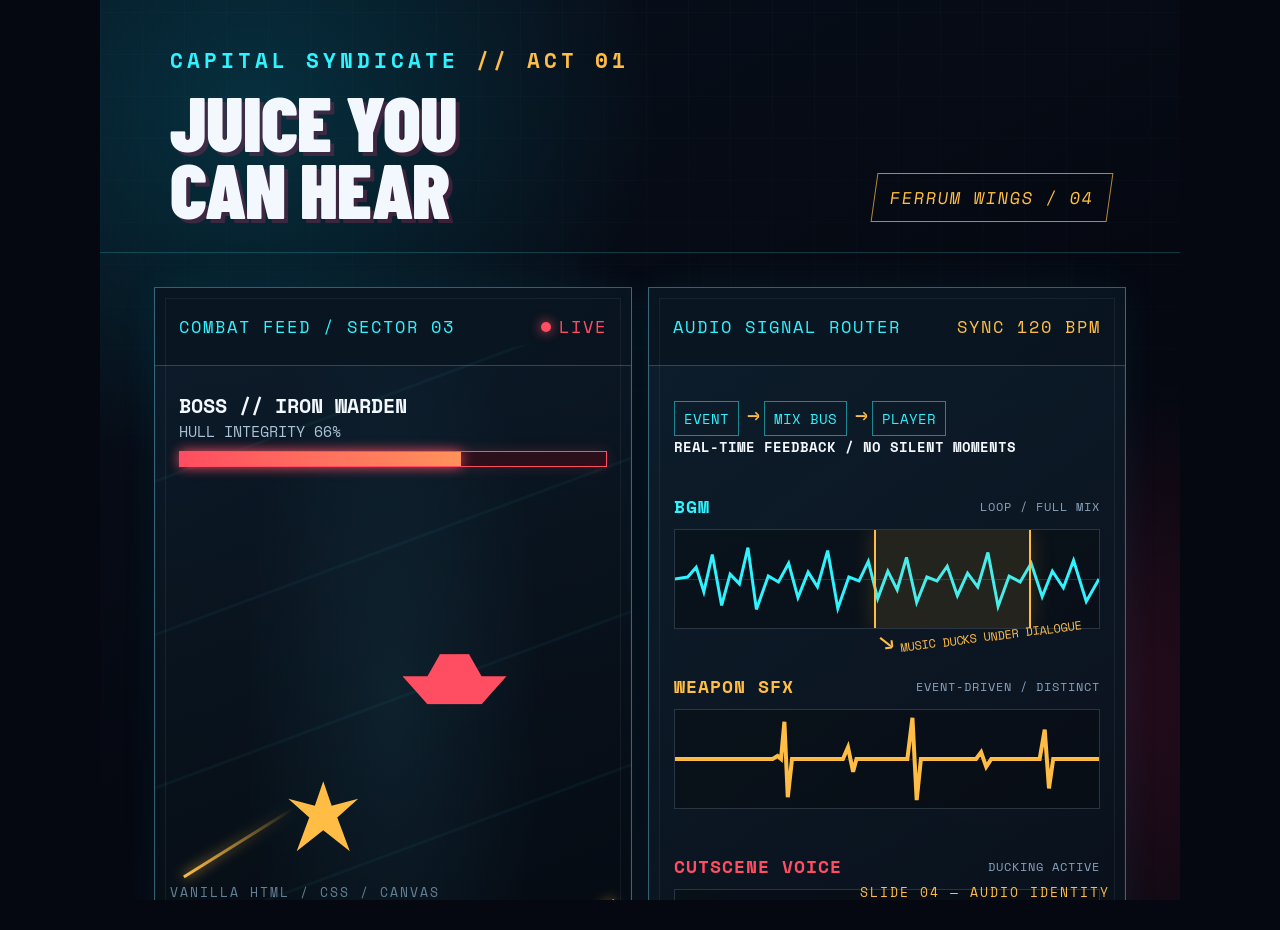
<file: slides/slide_04_draft.html>
<!doctype html>
<html lang="en">
<head>
<meta charset="utf-8" />
<meta name="viewport" content="width=device-width, initial-scale=1" />
<title>Slide 4 — Juice You Can Hear</title>
<style>
  @import url('https://fonts.googleapis.com/css2?family=Barlow+Condensed:wght@500;600;700;800;900&family=Space+Mono:wght@400;700&display=swap');
  :root{--bg:#070b13;--panel:#0c1421;--cyan:#2ff3ff;--amber:#ffbd45;--red:#ff4d61;--white:#f3f8ff;--muted:#8aa2ba;}
  *{box-sizing:border-box} html,body{margin:0;width:100%;height:100%;background:#050810;color:var(--white);overflow:hidden}
  body{font-family:'Barlow Condensed',Arial,sans-serif;display:flex;align-items:center;justify-content:center}
  .slide{position:relative;width:100vw;height:100vh;max-width:1080px;max-height:1920px;min-width:540px;min-height:960px;overflow:hidden;background:
    radial-gradient(ellipse at 14% 15%,rgba(0,223,255,.16),transparent 31%),
    radial-gradient(ellipse at 88% 75%,rgba(255,33,106,.13),transparent 30%),
    linear-gradient(152deg,#08111d 0%,#050811 55%,#0b0911 100%)}
  .slide:before{content:"";position:absolute;inset:0;opacity:.18;background-image:linear-gradient(rgba(81,138,167,.22) 1px,transparent 1px),linear-gradient(90deg,rgba(81,138,167,.22) 1px,transparent 1px);background-size:42px 42px;mask-image:linear-gradient(to bottom,black,transparent 75%)}
  .scan{position:absolute;left:0;right:0;height:3px;background:linear-gradient(90deg,transparent,var(--cyan),transparent);opacity:.18;filter:blur(1px);animation:scan 6s linear infinite}
  @keyframes scan{from{top:-5%}to{top:105%}}
  header{position:relative;padding:74px 70px 30px;display:flex;align-items:flex-end;justify-content:space-between;border-bottom:1px solid rgba(47,243,255,.2)}
  .kicker{font-family:'Space Mono',monospace;font-size:21px;letter-spacing:4px;color:var(--cyan);font-weight:700}.kicker span{color:var(--amber)}
  h1{font-size:78px;line-height:.86;margin:12px 0 0;text-transform:uppercase;letter-spacing:-1px;font-weight:900;text-shadow:4px 4px 0 rgba(255,45,112,.22)}
  .stamp{font-family:'Space Mono',monospace;color:var(--amber);font-size:17px;letter-spacing:2px;border:1px solid rgba(255,189,69,.7);padding:11px 15px;transform:skew(-8deg);white-space:nowrap}
  .split{position:relative;margin:34px 54px 0;display:grid;grid-template-columns:1fr 1fr;gap:16px;min-height:1120px}
  .panel{position:relative;border:1px solid rgba(112,195,222,.45);background:linear-gradient(145deg,rgba(15,31,47,.92),rgba(5,10,18,.96));overflow:hidden;box-shadow:0 0 0 1px rgba(255,255,255,.03) inset,0 0 35px rgba(0,210,255,.07)}
  .panel:after{content:"";position:absolute;inset:10px;border:1px solid rgba(255,255,255,.06);pointer-events:none}
  .panel-head{height:78px;padding:20px 24px;display:flex;justify-content:space-between;align-items:center;background:rgba(9,21,32,.9);border-bottom:1px solid rgba(47,243,255,.28);font-family:'Space Mono',monospace;font-size:17px;letter-spacing:2px;color:var(--cyan)}
  .panel-head b{font-size:14px;color:#708da7}.live{display:flex;gap:8px;align-items:center;color:var(--red)!important}.live i{width:10px;height:10px;border-radius:50%;background:var(--red);box-shadow:0 0 12px var(--red);animation:pulse 1s infinite}@keyframes pulse{50%{opacity:.35}}
  /* combat HUD */
  .battle{height:1042px;position:relative;background:radial-gradient(ellipse at 50% 32%,rgba(28,74,93,.28),transparent 44%),linear-gradient(180deg,rgba(0,9,18,.1),rgba(0,0,0,.55))}
  .battle:before{content:"";position:absolute;inset:0;background:repeating-linear-gradient(168deg,transparent 0 74px,rgba(47,243,255,.08) 75px 77px,transparent 78px 150px);transform:skewY(-9deg);opacity:.55}
  .hudtop{position:relative;padding:25px 24px 0;font-family:'Space Mono',monospace;font-size:15px;color:#a9c3d6;z-index:2}.hudtop strong{color:var(--white);font-size:20px}.bossbar{height:16px;border:1px solid var(--red);margin-top:9px;background:#2b101c;box-shadow:0 0 14px rgba(255,77,97,.2)}.bossbar div{height:100%;width:66%;background:linear-gradient(90deg,var(--red),#ff925b);box-shadow:0 0 13px var(--red)}
  .ship{position:absolute;left:50%;bottom:170px;width:95px;height:125px;transform:translateX(-50%);z-index:3;filter:drop-shadow(0 0 15px var(--cyan));animation:shipshake .22s infinite alternate}@keyframes shipshake{to{transform:translateX(calc(-50% + 3px)) translateY(-3px)}}
  .ship:before{content:"";position:absolute;left:25px;top:0;border-left:23px solid transparent;border-right:23px solid transparent;border-bottom:76px solid var(--cyan);filter:drop-shadow(0 0 5px white)}.ship:after{content:"";position:absolute;left:9px;top:65px;width:75px;height:34px;background:linear-gradient(90deg,transparent 0 8%,#ff5d55 9% 24%,var(--cyan) 25% 75%,#ff5d55 76% 91%,transparent 92%);clip-path:polygon(0 100%,20% 0,80% 0,100% 100%,66% 70%,34% 70%)}
  .enemy{position:absolute;top:288px;left:52%;width:104px;height:50px;background:var(--red);clip-path:polygon(0 44%,24% 44%,36% 0,64% 0,76% 44%,100% 44%,76% 100%,24% 100%);box-shadow:0 0 24px var(--red);animation:enemy 2.2s ease-in-out infinite}@keyframes enemy{50%{transform:translateX(-46px)}}
  .flash{position:absolute;width:70px;height:70px;background:var(--amber);clip-path:polygon(50% 0,62% 35%,100% 25%,70% 52%,88% 100%,50% 70%,12% 100%,30% 52%,0 25%,38% 35%);filter:drop-shadow(0 0 16px var(--amber));animation:flash .9s ease-out infinite;z-index:4}.f1{left:28%;top:415px}.f2{right:13%;top:525px;animation-delay:.34s;transform:scale(.65)}@keyframes flash{0%,100%{opacity:0;transform:scale(.25) rotate(0)}25%{opacity:1}70%{opacity:.2;transform:scale(1.2) rotate(24deg)}}
  .spark{position:absolute;width:130px;height:3px;background:linear-gradient(90deg,var(--amber),transparent);transform:rotate(-32deg);filter:drop-shadow(0 0 6px var(--amber));animation:streak 1.3s linear infinite}.s1{top:475px;left:4%}.s2{top:570px;right:1%;transform:rotate(145deg);animation-delay:.4s}@keyframes streak{0%{opacity:0;transform:translate(20px,-18px) rotate(-32deg)}30%,70%{opacity:1}100%{opacity:0;transform:translate(-80px,70px) rotate(-32deg)}}
  .weapon{position:absolute;left:22px;bottom:55px;right:22px;border-top:1px solid rgba(47,243,255,.35);padding-top:14px;font-family:'Space Mono',monospace;font-size:15px;z-index:5}.weapon b{display:block;color:var(--amber);font-size:22px;margin-bottom:7px}.ammo{display:flex;gap:6px}.ammo i{width:18px;height:11px;background:var(--cyan);box-shadow:0 0 8px var(--cyan)}.ammo i:nth-last-child(-n+3){background:#274759;box-shadow:none}.score{position:absolute;right:24px;bottom:58px;text-align:right;color:var(--muted);font-family:'Space Mono',monospace;font-size:13px}.score strong{display:block;color:var(--white);font-size:23px}
  /* audio */
  .audio{padding-bottom:28px}.audio-body{padding:35px 25px;position:relative}.route{font-family:'Space Mono',monospace;font-size:14px;line-height:1.5;color:var(--muted);margin-bottom:36px}.route b{color:var(--white)}.node{display:inline-block;color:var(--cyan);border:1px solid rgba(47,243,255,.5);padding:6px 9px;margin-right:4px}.arrow{color:var(--amber);font-size:21px;margin:0 4px}
  .wave-row{margin:30px 0 44px;position:relative}.wave-label{font-family:'Space Mono',monospace;font-size:18px;font-weight:bold;letter-spacing:1px;display:flex;justify-content:space-between;align-items:center;margin-bottom:10px}.wave-label small{font-size:12px;color:var(--muted);font-weight:400}.wavebox{height:100px;position:relative;background:rgba(0,0,0,.28);border:1px solid rgba(138,162,186,.25);overflow:hidden}.wavebox:before{content:"";position:absolute;left:0;right:0;top:50%;height:1px;background:rgba(138,162,186,.2)}svg.wave{width:100%;height:100%;display:block}.voice-highlight{position:absolute;left:47%;width:37%;top:-1px;bottom:-1px;background:rgba(255,189,69,.11);border-left:2px solid var(--amber);border-right:2px solid var(--amber);box-shadow:0 0 22px rgba(255,189,69,.18)}.voice-highlight span{position:absolute;top:-28px;left:8px;color:var(--amber);font-family:'Space Mono';font-size:11px;white-space:nowrap}.duck-note{position:absolute;left:48%;top:244px;font-family:'Space Mono',monospace;color:var(--amber);font-size:12px;transform:rotate(-7deg)}.duck-note:before{content:"↘";font-size:29px;margin-right:4px}.badge-row{display:flex;flex-direction:column;gap:13px;margin-top:55px}.badge{font-family:'Space Mono',monospace;font-size:14px;letter-spacing:1px;padding:12px 14px;border-left:4px solid var(--cyan);background:linear-gradient(90deg,rgba(47,243,255,.14),transparent);color:var(--white)}.badge:nth-child(2){border-color:var(--amber);background:linear-gradient(90deg,rgba(255,189,69,.14),transparent)}.badge:nth-child(3){border-color:var(--red);background:linear-gradient(90deg,rgba(255,77,97,.15),transparent)}
  .caption{position:relative;margin:33px 70px 0;padding:28px 30px 28px 34px;border-left:5px solid var(--cyan);background:rgba(11,24,38,.78);font-size:35px;line-height:1.05;font-weight:600;letter-spacing:.2px}.caption em{color:var(--cyan);font-style:normal}.caption:after{content:"AUDIO / IMPACT / PRESENCE";position:absolute;right:18px;bottom:-24px;font-family:'Space Mono';font-size:12px;color:var(--muted);letter-spacing:2px}
  footer{position:absolute;bottom:28px;left:70px;right:70px;display:flex;justify-content:space-between;font-family:'Space Mono',monospace;font-size:13px;color:#668095;letter-spacing:2px}.page{color:var(--amber)}
</style>
</head>
<body>
<main class="slide">
  <div class="scan"></div>
  <header><div><div class="kicker">CAPITAL SYNDICATE <span>// ACT 01</span></div><h1>JUICE YOU<br>CAN HEAR</h1></div><div class="stamp">FERRUM WINGS / 04</div></header>
  <section class="split">
    <div class="panel"><div class="panel-head"><span>COMBAT FEED / SECTOR 03</span><span class="live"><i></i>LIVE</span></div><div class="battle">
      <div class="hudtop"><div><strong>BOSS // IRON WARDEN</strong><br><span>HULL INTEGRITY 66%</span></div><div class="bossbar"><div></div></div></div>
      <div class="enemy"></div><div class="flash f1"></div><div class="flash f2"></div><div class="spark s1"></div><div class="spark s2"></div>
      <div class="ship"></div>
      <div class="weapon"><b>◈ PLASMA RAM // ACTIVE</b><span>AMMO</span><div class="ammo"><i></i><i></i><i></i><i></i><i></i><i></i><i></i><i></i><i></i><i></i></div></div><div class="score">CHAIN<br><strong>× 08</strong></div>
    </div></div>
    <div class="panel audio"><div class="panel-head"><span>AUDIO SIGNAL ROUTER</span><span style="color:var(--amber)">SYNC 120 BPM</span></div><div class="audio-body">
      <div class="route"><span class="node">EVENT</span><span class="arrow">→</span><span class="node">MIX BUS</span><span class="arrow">→</span><span class="node">PLAYER</span><br><b>REAL-TIME FEEDBACK / NO SILENT MOMENTS</b></div>
      <div class="wave-row"><div class="wave-label"><span style="color:var(--cyan)">BGM</span><small>LOOP / FULL MIX</small></div><div class="wavebox"><div class="voice-highlight"><span>VOICE CUTSCENE</span></div><svg class="wave" viewBox="0 0 500 100" preserveAspectRatio="none"><path d="M0 50 L15 48 L25 38 L34 63 L44 25 L55 77 L65 45 L76 55 L86 18 L96 81 L110 47 L122 53 L134 34 L145 69 L157 43 L168 58 L180 21 L192 80 L205 48 L217 52 L228 32 L239 70 L251 42 L262 61 L273 28 L285 74 L297 48 L309 52 L321 37 L333 67 L345 44 L357 58 L369 23 L381 78 L394 47 L407 53 L420 34 L433 68 L445 42 L458 59 L470 31 L485 73 L500 50" fill="none" stroke="#2ff3ff" stroke-width="3" vector-effect="non-scaling-stroke"/></svg></div></div>
      <div class="wave-row"><div class="wave-label"><span style="color:var(--amber)">WEAPON SFX</span><small>EVENT-DRIVEN / DISTINCT</small></div><div class="wavebox"><svg class="wave" viewBox="0 0 500 100" preserveAspectRatio="none"><path d="M0 50 L115 50 L121 47 L125 50 L129 12 L133 89 L138 50 L198 50 L204 38 L210 63 L214 50 L274 50 L280 8 L285 92 L290 50 L355 50 L361 43 L367 58 L373 50 L430 50 L436 20 L441 80 L446 50 L500 50" fill="none" stroke="#ffbd45" stroke-width="4" vector-effect="non-scaling-stroke"/></svg></div></div>
      <div class="wave-row"><div class="wave-label"><span style="color:var(--red)">CUTSCENE VOICE</span><small>DUCKING ACTIVE</small></div><div class="wavebox"><svg class="wave" viewBox="0 0 500 100" preserveAspectRatio="none"><path d="M0 50 L18 50 L25 35 L32 65 L42 44 L54 57 L66 26 L76 76 L88 39 L100 62 L113 50 L128 50 L140 18 L151 82 L160 43 L171 57 L183 34 L194 66 L208 50 L224 50 L235 25 L245 75 L257 41 L270 59 L284 33 L295 68 L309 50 L500 50" fill="none" stroke="#ff4d61" stroke-width="3" vector-effect="non-scaling-stroke"/></svg></div></div>
      <div class="duck-note">MUSIC DUCKS UNDER DIALOGUE</div>
      <div class="badge-row"><div class="badge">◉ &nbsp;LOOPING BGM</div><div class="badge">⚡ &nbsp;PER-WEAPON SFX</div><div class="badge">◒ &nbsp;DUCKED MUSIC</div></div>
    </div></div>
  </section>
  <div class="caption">Every hit has a voice: <em>music, weapon tone, impact FX</em>—then silence makes the story land.</div>
  <footer><span>VANILLA HTML / CSS / CANVAS</span><span class="page">SLIDE 04 — AUDIO IDENTITY</span></footer>
</main>
</body>
</html>
</file>
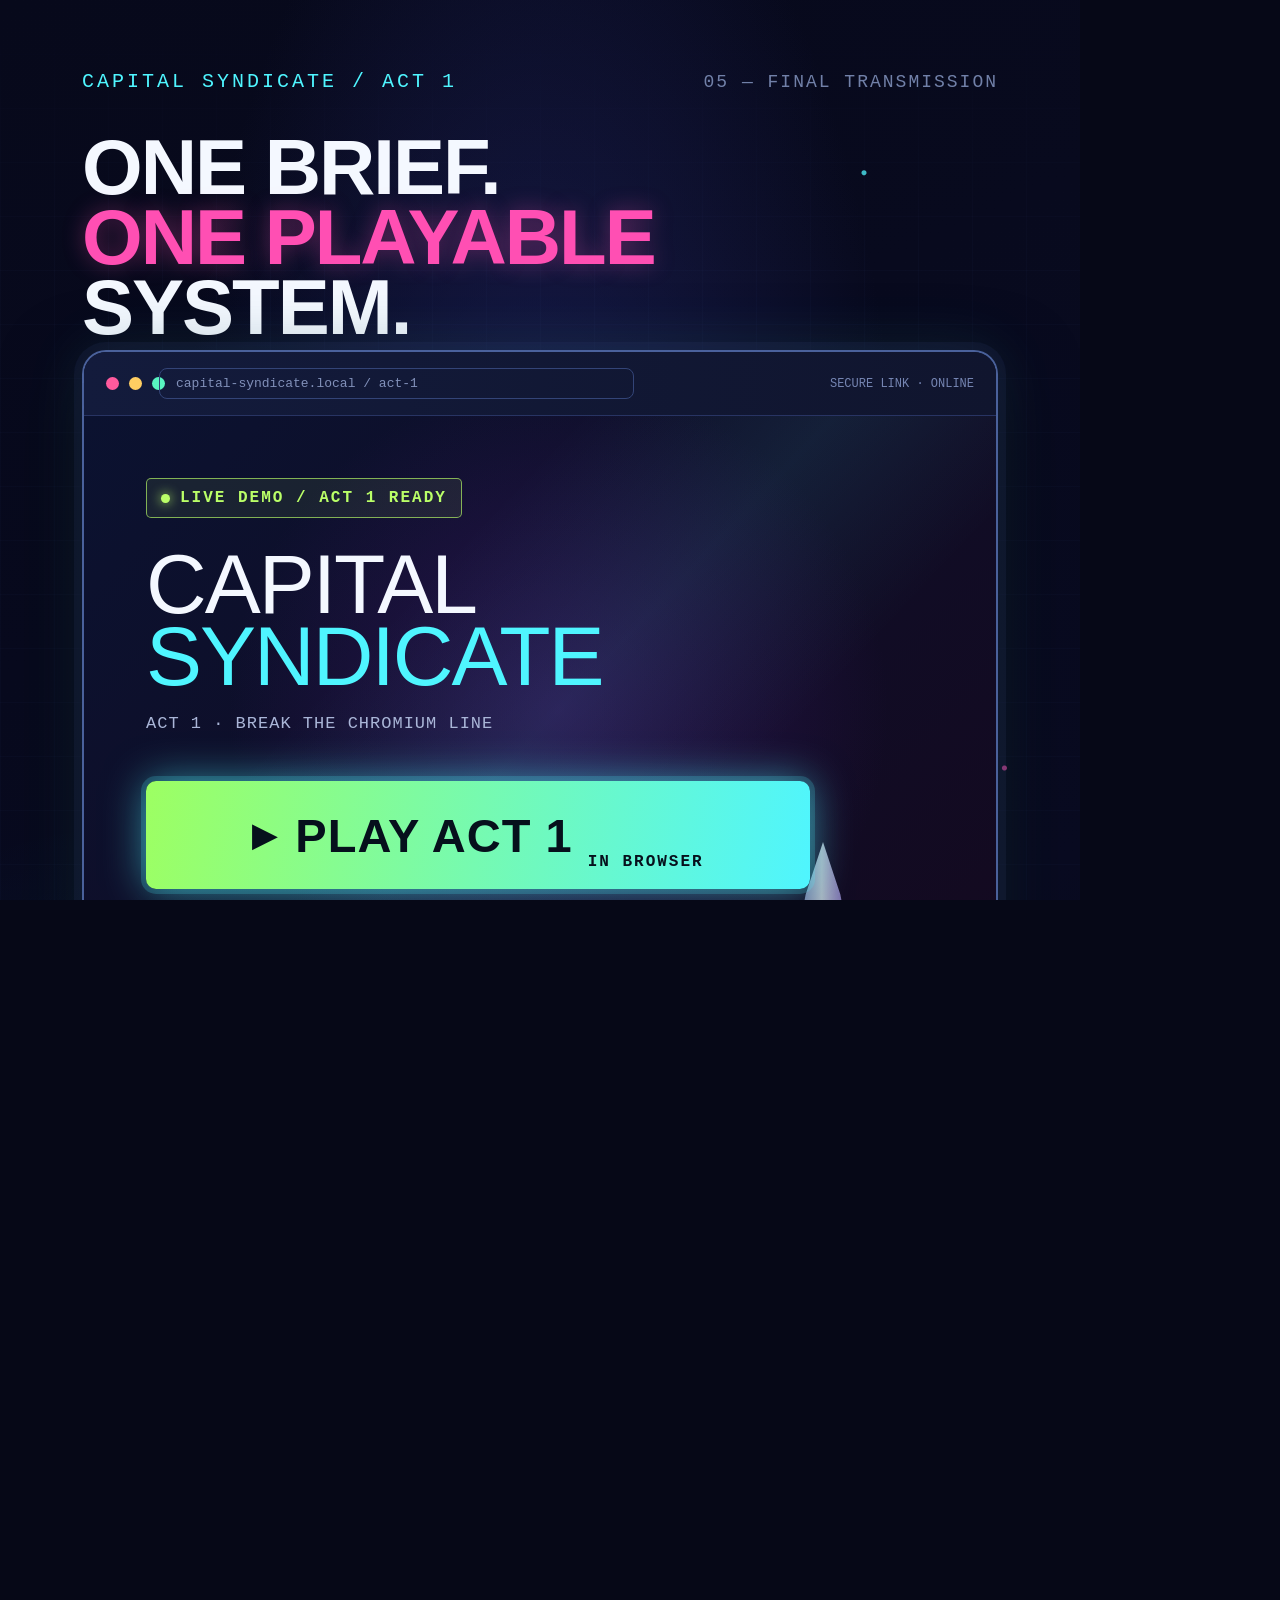
<file: slides/slide_05.html>
<!DOCTYPE html>
<html lang="en">
<head>
<meta charset="UTF-8" />
<meta name="viewport" content="width=1080, initial-scale=1.0" />
<title>Capital Syndicate — Act 1 Ready</title>
<style>
  :root{--bg:#060817;--panel:#0d1229;--cyan:#4ff5ff;--pink:#ff4fb3;--lime:#baff68;--white:#f4f8ff;--muted:#9da8c6;--line:#2b3c70}
  *{box-sizing:border-box}html,body{margin:0;width:100%;height:100%;overflow:hidden;background:var(--bg)}
  body{font-family:Arial,'Helvetica Neue',sans-serif;color:var(--white)}
  .canvas{position:relative;width:1080px;height:1920px;overflow:hidden;background:radial-gradient(ellipse at 50% 33%,rgba(37,42,112,.62),transparent 48%),radial-gradient(ellipse at 10% 82%,rgba(0,205,255,.12),transparent 34%),linear-gradient(155deg,#07091b 0%,#090b21 56%,#110719 100%)}
  .canvas:before{content:"";position:absolute;inset:0;opacity:.2;background-image:linear-gradient(rgba(89,117,191,.17) 1px,transparent 1px),linear-gradient(90deg,rgba(89,117,191,.17) 1px,transparent 1px);background-size:54px 54px;mask-image:linear-gradient(to bottom,transparent,black 14%,black 88%,transparent)}
  .stars{position:absolute;inset:0;opacity:.75;background-image:radial-gradient(circle at 9% 17%,#fff 0 2px,transparent 3px),radial-gradient(circle at 80% 9%,var(--cyan) 0 2px,transparent 3px),radial-gradient(circle at 93% 40%,var(--pink) 0 2px,transparent 3px),radial-gradient(circle at 18% 53%,#fff 0 1px,transparent 2px),radial-gradient(circle at 74% 72%,#fff 0 1px,transparent 2px),radial-gradient(circle at 48% 92%,var(--cyan) 0 2px,transparent 3px)}
  .top{position:absolute;left:82px;right:82px;top:70px;display:flex;justify-content:space-between;align-items:center}.eyebrow,.slide,.mono{font-family:'Courier New',monospace}.eyebrow{font-size:20px;letter-spacing:3px;color:var(--cyan);text-transform:uppercase}.slide{font-size:18px;letter-spacing:2px;color:#7180a8}
  .hero{position:absolute;left:82px;top:132px;width:900px}.hero h1{margin:0;max-width:800px;font-size:78px;line-height:.9;letter-spacing:-2px;text-transform:uppercase}.hero h1 span{color:var(--pink);text-shadow:0 0 22px rgba(255,79,179,.35)}.sub{margin:22px 0 0;max-width:700px;color:#b9c6e5;font:19px/1.45 'Courier New',monospace}
  .browser{position:absolute;left:82px;top:350px;width:916px;height:690px;border:2px solid rgba(109,144,223,.65);border-radius:24px;background:rgba(9,13,32,.95);box-shadow:0 0 0 8px rgba(49,65,123,.14),0 28px 80px rgba(0,0,0,.5),0 0 60px rgba(79,245,255,.12);overflow:hidden}.browserbar{height:64px;display:flex;align-items:center;gap:12px;padding:0 22px;background:linear-gradient(90deg,#131b3c,#10152e);border-bottom:1px solid #283463}.dot{width:13px;height:13px;border-radius:50%;background:#ff5a9d;box-shadow:23px 0 #ffce62,46px 0 #58f5c1}.address{margin-left:28px;width:475px;height:31px;border:1px solid #334477;border-radius:8px;padding:7px 16px;color:#8190b9;font:13px 'Courier New',monospace}.window-label{margin-left:auto;color:#7585b2;font:12px 'Courier New',monospace}
  .browser-main{position:relative;height:626px;padding:62px 62px;background:radial-gradient(circle at 52% 47%,rgba(60,25,107,.56),transparent 57%),linear-gradient(135deg,#0b1230,#14091f)}.browser-main:after{content:"";position:absolute;inset:0;background:linear-gradient(120deg,transparent 30%,rgba(79,245,255,.08) 50%,transparent 70%);transform:skewX(-20deg)}
  .status{position:relative;z-index:1;display:inline-flex;align-items:center;gap:10px;padding:10px 14px;border:1px solid rgba(186,255,104,.65);border-radius:5px;color:var(--lime);background:rgba(186,255,104,.08);font:700 16px 'Courier New',monospace;letter-spacing:2px}.status:before{content:"";width:9px;height:9px;border-radius:50%;background:var(--lime);box-shadow:0 0 12px var(--lime)}
  .act-title{position:relative;z-index:1;margin:30px 0 0;font-size:84px;line-height:.86;letter-spacing:-2px;text-transform:uppercase}.act-title em{color:var(--cyan);font-style:normal}.mission{position:relative;z-index:1;margin-top:22px;color:#aab6d8;font:17px 'Courier New',monospace;letter-spacing:1px}
  .launch{position:relative;z-index:2;margin-top:48px;display:flex;align-items:center;justify-content:center;width:664px;height:108px;border:0;border-radius:10px;color:#06101c;background:linear-gradient(100deg,#9dff62,#4ff5ff);font-weight:900;font-size:47px;letter-spacing:1px;box-shadow:0 0 0 5px rgba(79,245,255,.18),0 0 42px rgba(79,245,255,.55)}.launch:before{content:'▶';margin-right:18px;font-size:31px}.launch small{align-self:flex-end;margin:0 0 18px 15px;font:700 16px 'Courier New',monospace;letter-spacing:2px}
  .promise{position:relative;z-index:1;margin-top:27px;color:#e7edff;font:700 19px 'Courier New',monospace}.promise b{color:var(--lime)}.promise span{color:#6e7caa;margin:0 12px}
  .ship{position:absolute;right:78px;bottom:35px;width:190px;height:180px;opacity:.7}.ship:before{content:"";position:absolute;left:64px;top:15px;width:62px;height:125px;background:linear-gradient(90deg,#6d73bd,#e7f8ff 48%,#8061d9);clip-path:polygon(50% 0,78% 42%,100% 100%,50% 78%,0 100%,22% 42%);filter:drop-shadow(0 0 11px var(--cyan))}.ship:after{content:"";position:absolute;left:72px;top:104px;width:48px;height:75px;background:linear-gradient(var(--pink),transparent);clip-path:polygon(50% 100%,0 0,100% 0);filter:blur(4px)}
  .pipeline-wrap{position:absolute;left:82px;top:1092px;width:916px}.section-label{color:var(--cyan);font:700 19px 'Courier New',monospace;letter-spacing:2px;text-transform:uppercase}.section-label strong{color:var(--pink);font-weight:700}.pipeline{position:relative;display:flex;justify-content:space-between;margin-top:27px;padding:0 8px}.pipeline:before{content:"";position:absolute;left:55px;right:55px;top:24px;height:2px;background:var(--cyan);box-shadow:0 0 12px rgba(79,245,255,.75)}.pipe{position:relative;z-index:1;width:125px;text-align:center}.node{width:50px;height:50px;margin:0 auto;border:2px solid var(--cyan);border-radius:50%;display:grid;place-items:center;background:#0b1230;color:var(--cyan);font:700 15px 'Courier New',monospace;box-shadow:0 0 17px rgba(79,245,255,.25)}.pipe:nth-child(2) .node,.pipe:nth-child(5) .node{border-color:var(--pink);color:var(--pink)}.pipe:nth-child(4) .node{border-color:var(--lime);color:var(--lime)}.stage{margin-top:15px;color:#f1f5ff;font:700 21px 'Courier New',monospace}.meta{margin-top:8px;color:#8491b5;font:14px/1.2 'Courier New',monospace;white-space:nowrap}.pipe:last-child:after{content:"";position:absolute;left:64px;top:25px;width:250px;height:2px;background:linear-gradient(90deg,var(--lime),var(--cyan),transparent);transform:rotate(28deg);transform-origin:left center;z-index:-1;filter:drop-shadow(0 0 7px var(--cyan))}
  .proof{position:absolute;left:82px;top:1318px;width:916px}.proof-title{color:#cbd5f2;font:700 17px 'Courier New',monospace;letter-spacing:2px;text-transform:uppercase}.chips{display:grid;grid-template-columns:repeat(4,1fr);gap:15px;margin-top:22px}.chip{height:78px;display:flex;align-items:center;gap:12px;padding:0 15px;border:1px solid #3a4a79;border-radius:12px;background:rgba(18,25,55,.82);color:#f2f6ff;font-size:20px;font-weight:700;white-space:nowrap}.check{width:25px;height:25px;flex:none;display:grid;place-items:center;border:1px solid var(--lime);border-radius:50%;color:var(--lime);font-size:16px}
  .footer{position:absolute;left:82px;right:82px;bottom:60px;padding-top:18px;border-top:1px solid #27345e;color:#8490b0;font:14px 'Courier New',monospace}.footer strong{color:#c7d2f3;font-weight:400}.footer span{float:right;color:#617096}
</style>
</head>
<body>
<main class="canvas">
  <div class="stars"></div>
  <header class="top"><div class="eyebrow">Capital Syndicate / Act 1</div><div class="slide">05 — FINAL TRANSMISSION</div></header>
  <section class="hero"><h1>One Brief.<br><span>One Playable</span><br>System.</h1><p class="sub">A browser launch, a structured story, and a finished social artifact.</p></section>
  <section class="browser" aria-label="Browser launch screen">
    <div class="browserbar"><div class="dot"></div><div class="address">capital-syndicate.local / act-1</div><div class="window-label">SECURE LINK · ONLINE</div></div>
    <div class="browser-main">
      <div class="status">LIVE DEMO / ACT 1 READY</div>
      <div class="act-title">Capital<br><em>Syndicate</em></div>
      <div class="mission">ACT 1 · BREAK THE CHROMIUM LINE</div>
      <div class="launch">PLAY ACT 1 <small>IN BROWSER</small></div>
      <div class="promise"><b>✓</b> No install <span>·</span> <b>✓</b> Public link + README</div>
      <div class="ship"></div>
    </div>
  </section>
  <section class="pipeline-wrap" aria-label="Production pipeline">
    <div class="section-label">ONE BRIEF <strong>→</strong> ONE PLAYABLE SYSTEM</div>
    <div class="pipeline">
      <div class="pipe"><div class="node">01</div><div class="stage">Brief</div><div class="meta">proposal</div></div>
      <div class="pipe"><div class="node">02</div><div class="stage">Agent</div><div class="meta">reel_agent.py</div></div>
      <div class="pipe"><div class="node">03</div><div class="stage">Slides</div><div class="meta">structured HTML</div></div>
      <div class="pipe"><div class="node">04</div><div class="stage">Voice</div><div class="meta">tts-1-hd</div></div>
      <div class="pipe"><div class="node">05</div><div class="stage">Grade</div><div class="meta">ai_grading/</div></div>
      <div class="pipe"><div class="node">06</div><div class="stage">Reel</div><div class="meta">reel.mp4</div></div>
    </div>
  </section>
  <section class="proof" aria-label="Proof points"><div class="proof-title">DELIVERED / VERIFIED</div><div class="chips"><div class="chip"><span class="check">✓</span>Playable URL</div><div class="chip"><span class="check">✓</span>30–60s MP4</div><div class="chip"><span class="check">✓</span>Mechanics + story</div><div class="chip"><span class="check">✓</span>Generative pipeline</div></div></section>
  <footer class="footer"><strong>Capital Syndicate — Operation Ferrum Wings / Poom Rangsi</strong><span>END OF ACT 1</span></footer>
</main>
</body>
</html>
</file>
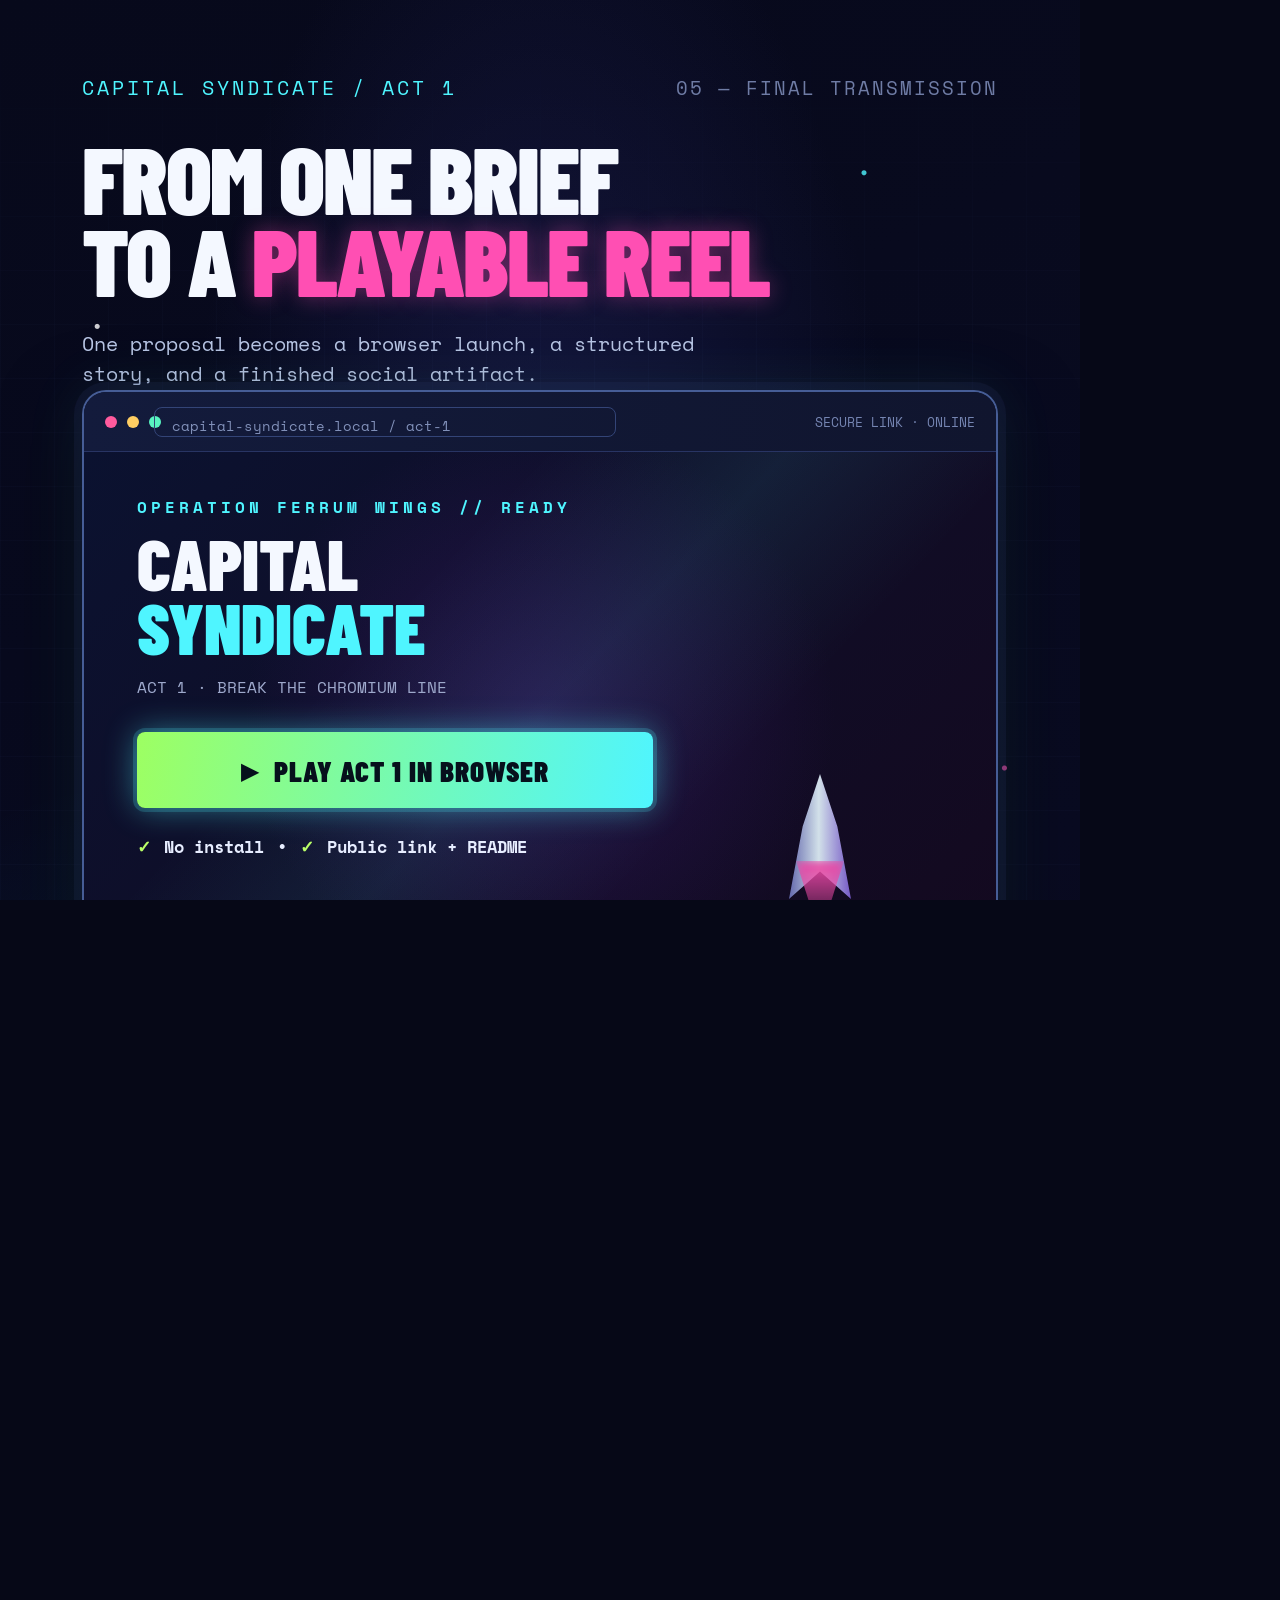
<file: slides/slide_05_draft.html>
<!DOCTYPE html>
<html lang="en">
<head>
<meta charset="UTF-8" />
<meta name="viewport" content="width=1080, initial-scale=1.0" />
<title>Capital Syndicate — From One Brief to a Playable Reel</title>
<style>
  @import url('https://fonts.googleapis.com/css2?family=Barlow+Condensed:wght@500;600;700;800;900&family=Space+Mono:wght@400;700&display=swap');
  :root { --bg:#060817; --panel:#0d1229; --cyan:#4ff5ff; --pink:#ff4fb3; --violet:#9d7bff; --white:#f4f8ff; --muted:#9da8c6; --lime:#baff68; }
  * { box-sizing:border-box; }
  html,body { margin:0; width:100%; height:100%; background:var(--bg); overflow:hidden; }
  body { font-family:'Barlow Condensed', Arial, sans-serif; color:var(--white); }
  .canvas { position:relative; width:1080px; height:1920px; overflow:hidden; background:
    radial-gradient(ellipse at 50% 35%, rgba(33,35,94,.65), transparent 48%),
    radial-gradient(ellipse at 12% 80%, rgba(0,205,255,.12), transparent 35%),
    linear-gradient(155deg,#07091b 0%,#090b21 55%,#110719 100%); }
  .canvas:before { content:""; position:absolute; inset:0; opacity:.22; background-image:linear-gradient(rgba(89,117,191,.16) 1px,transparent 1px),linear-gradient(90deg,rgba(89,117,191,.16) 1px,transparent 1px); background-size:54px 54px; mask-image:linear-gradient(to bottom,transparent,black 20%,black 82%,transparent); }
  .stars { position:absolute; inset:0; background-image:radial-gradient(circle at 9% 17%,#fff 0 2px,transparent 3px),radial-gradient(circle at 80% 9%,#4ff5ff 0 2px,transparent 3px),radial-gradient(circle at 93% 40%,#ff4fb3 0 2px,transparent 3px),radial-gradient(circle at 18% 53%,#fff 0 1px,transparent 2px),radial-gradient(circle at 74% 72%,#fff 0 1px,transparent 2px),radial-gradient(circle at 48% 92%,#4ff5ff 0 2px,transparent 3px); opacity:.8; }
  .top { position:absolute; left:82px; right:82px; top:73px; display:flex; justify-content:space-between; align-items:center; }
  .eyebrow { font-family:'Space Mono',monospace; color:var(--cyan); font-size:20px; letter-spacing:3px; text-transform:uppercase; }
  .slide { font-family:'Space Mono',monospace; font-size:19px; color:#6f7ca5; letter-spacing:2px; }
  .hero { position:absolute; left:82px; top:137px; width:900px; }
  h1 { margin:0; font-size:95px; line-height:.86; letter-spacing:-2px; font-weight:900; text-transform:uppercase; max-width:850px; }
  h1 span { color:var(--pink); text-shadow:0 0 22px rgba(255,79,179,.38); }
  .sub { margin:29px 0 0; font-family:'Space Mono',monospace; font-size:20px; line-height:1.5; color:#b9c6e5; max-width:690px; }
  .browser { position:absolute; left:82px; top:390px; width:916px; height:587px; border:2px solid rgba(109,144,223,.62); border-radius:24px; background:rgba(9,13,32,.92); box-shadow:0 0 0 8px rgba(49,65,123,.14), 0 28px 80px rgba(0,0,0,.5), 0 0 60px rgba(79,245,255,.1); overflow:hidden; }
  .browserbar { height:60px; display:flex; align-items:center; gap:12px; padding:0 21px; background:linear-gradient(90deg,#131b3c,#10152e); border-bottom:1px solid #283463; }
  .dot { width:12px; height:12px; border-radius:50%; background:#ff5a9d; box-shadow:22px 0 #ffce62,44px 0 #58f5c1; }
  .address { margin-left:25px; height:30px; border-radius:8px; border:1px solid #334477; color:#8190b9; font:14px 'Space Mono',monospace; padding:7px 17px; width:462px; }
  .window-label { margin-left:auto; color:#7585b2; font:13px 'Space Mono',monospace; }
  .browser-main { height:527px; position:relative; padding:43px 53px; background:radial-gradient(circle at 50% 50%,rgba(60,25,107,.5),transparent 56%),linear-gradient(135deg,#0b1230,#14091f); }
  .browser-main:after { content:""; position:absolute; inset:0; background:linear-gradient(120deg,transparent 30%,rgba(79,245,255,.08) 50%,transparent 70%); transform:skewX(-20deg); }
  .launch-kicker { position:relative; z-index:1; font:700 16px 'Space Mono',monospace; color:var(--cyan); letter-spacing:4px; }
  .act-title { position:relative; z-index:1; margin-top:12px; font-size:71px; line-height:.9; font-weight:900; text-transform:uppercase; }
  .act-title em { color:var(--cyan); font-style:normal; }
  .mission { position:relative; z-index:1; margin-top:16px; font:16px 'Space Mono',monospace; color:#9ea9cc; }
  .launch { position:relative; z-index:2; margin-top:33px; display:inline-flex; align-items:center; justify-content:center; padding:21px 42px 20px; min-width:516px; color:#06101c; background:linear-gradient(100deg,#9dff62,#4ff5ff); border:0; border-radius:8px; font:900 29px 'Barlow Condensed',sans-serif; letter-spacing:1px; box-shadow:0 0 0 4px rgba(79,245,255,.18),0 0 32px rgba(79,245,255,.46); }
  .launch:before { content:'▶'; margin-right:15px; font-size:22px; }
  .promise { position:relative; z-index:1; display:flex; gap:13px; margin-top:26px; font:700 17px 'Space Mono',monospace; color:#e7edff; }
  .promise b { color:var(--lime); font-weight:700; }
  .ship { position:absolute; right:77px; bottom:33px; z-index:1; width:200px; height:190px; opacity:.9; }
  .ship:before { content:""; position:absolute; left:70px; top:18px; width:62px; height:125px; background:linear-gradient(90deg,#6d73bd,#e7f8ff 48%,#8061d9); clip-path:polygon(50% 0,78% 42%,100% 100%,50% 78%,0 100%,22% 42%); filter:drop-shadow(0 0 11px #4ff5ff); }
  .ship:after { content:""; position:absolute; left:77px; top:105px; width:48px; height:75px; background:linear-gradient(#ff4fb3,transparent); clip-path:polygon(50% 100%,0 0,100% 0); filter:blur(4px); }
  .section-label { position:absolute; left:82px; top:1015px; font:700 18px 'Space Mono',monospace; color:var(--pink); letter-spacing:3px; text-transform:uppercase; }
  .pipeline { position:absolute; left:82px; top:1064px; width:916px; display:flex; align-items:stretch; justify-content:space-between; }
  .pipe-col { width:145px; display:flex; flex-direction:column; align-items:center; text-align:center; position:relative; }
  .pipe-col:not(:last-child):after { content:'➜'; position:absolute; right:-28px; top:31px; color:var(--cyan); font:24px Arial; text-shadow:0 0 12px rgba(79,245,255,.8); }
  .icon { height:70px; width:70px; display:grid; place-items:center; border:1px solid #3b5a9e; border-radius:15px; background:linear-gradient(145deg,#17244f,#17112f); color:var(--cyan); font:700 25px 'Space Mono',monospace; box-shadow:inset 0 0 20px rgba(79,245,255,.08),0 0 18px rgba(157,123,255,.1); }
  .pipe-col:nth-child(2) .icon,.pipe-col:nth-child(5) .icon { color:var(--pink); border-color:#80436f; }
  .pipe-col:nth-child(4) .icon { color:var(--lime); border-color:#587e58; }
  .pipe-text { margin-top:13px; font:700 16px/1.2 'Space Mono',monospace; color:#e8eeff; }
  .pipe-note { margin-top:6px; font:12px 'Space Mono',monospace; color:#7886ae; }
  .check-panel { position:absolute; left:82px; top:1284px; width:916px; height:293px; border:1px solid #2c3d70; border-radius:18px; background:linear-gradient(120deg,rgba(20,28,62,.9),rgba(16,11,36,.9)); padding:28px 34px; }
  .check-title { display:flex; justify-content:space-between; align-items:center; font:700 20px 'Space Mono',monospace; color:var(--white); text-transform:uppercase; letter-spacing:2px; }
  .complete { color:var(--lime); font-size:15px; letter-spacing:1px; }
  .checks { display:grid; grid-template-columns:1fr 1fr; gap:19px 55px; margin-top:27px; }
  .check { display:flex; align-items:center; gap:15px; font:700 22px 'Barlow Condensed',sans-serif; letter-spacing:.5px; }
  .badge { width:29px; height:29px; display:grid; place-items:center; border-radius:50%; background:rgba(186,255,104,.14); border:1px solid var(--lime); color:var(--lime); font:700 16px Arial; }
  .check small { display:block; color:#8491b5; font:12px 'Space Mono',monospace; margin-top:3px; }
  .footer { position:absolute; left:82px; right:82px; bottom:63px; padding-top:20px; border-top:1px solid #27345e; display:flex; justify-content:space-between; color:#8490b0; font:14px 'Space Mono',monospace; }
  .footer strong { color:#c7d2f3; font-weight:400; }
  .signal { color:var(--cyan); }
</style>
</head>
<body>
<main class="canvas">
  <div class="stars"></div>
  <div class="top"><div class="eyebrow">Capital Syndicate / Act 1</div><div class="slide">05 — FINAL TRANSMISSION</div></div>
  <section class="hero">
    <h1>From One Brief<br>to a <span>Playable Reel</span></h1>
    <p class="sub">One proposal becomes a browser launch, a structured story, and a finished social artifact.</p>
  </section>
  <section class="browser" aria-label="Browser launch screen">
    <div class="browserbar"><div class="dot"></div><div class="address">capital-syndicate.local / act-1</div><div class="window-label">SECURE LINK · ONLINE</div></div>
    <div class="browser-main">
      <div class="launch-kicker">OPERATION FERRUM WINGS // READY</div>
      <div class="act-title">Capital<br><em>Syndicate</em></div>
      <div class="mission">ACT 1 · BREAK THE CHROMIUM LINE</div>
      <div class="launch">PLAY ACT 1 IN BROWSER</div>
      <div class="promise"><b>✓</b> No install <span>•</span> <b>✓</b> Public link + README</div>
      <div class="ship"></div>
    </div>
  </section>
  <div class="section-label">The production pipeline // brief → launch</div>
  <section class="pipeline" aria-label="Production pipeline diagram">
    <div class="pipe-col"><div class="icon">DOC</div><div class="pipe-text">Proposal</div><div class="pipe-note">one brief</div></div>
    <div class="pipe-col"><div class="icon">.py</div><div class="pipe-text">reel_agent.py</div><div class="pipe-note">plans + critiques</div></div>
    <div class="pipe-col"><div class="icon">▦</div><div class="pipe-text">Structured<br>slides</div><div class="pipe-note">HTML / CSS / SVG</div></div>
    <div class="pipe-col"><div class="icon">♫</div><div class="pipe-text">tts-1-hd<br>narration</div><div class="pipe-note">voice layer</div></div>
    <div class="pipe-col"><div class="icon">OUT</div><div class="pipe-text">ai_grading/<br>artifacts</div><div class="pipe-note">auditable run</div></div>
    <div class="pipe-col"><div class="icon">▶</div><div class="pipe-text">reel.mp4</div><div class="pipe-note">shareable finish</div></div>
  </section>
  <section class="check-panel">
    <div class="check-title"><span>Mission complete</span><span class="complete">● ALL SYSTEMS VERIFIED</span></div>
    <div class="checks">
      <div class="check"><span class="badge">✓</span><div>Playable URL<small>click through · no install</small></div></div>
      <div class="check"><span class="badge">✓</span><div>30–60s MP4<small>social-ready output</small></div></div>
      <div class="check"><span class="badge">✓</span><div>Mechanics + narrative<small>playable story pitch</small></div></div>
      <div class="check"><span class="badge">✓</span><div>Generative pipeline<small>brief to artifact</small></div></div>
    </div>
  </section>
  <footer class="footer"><strong>Capital Syndicate — Operation Ferrum Wings / Poom Rangsi</strong><span class="signal">END OF ACT 1 // TRANSMISSION COMPLETE</span></footer>
</main>
</body>
</html>
</file>
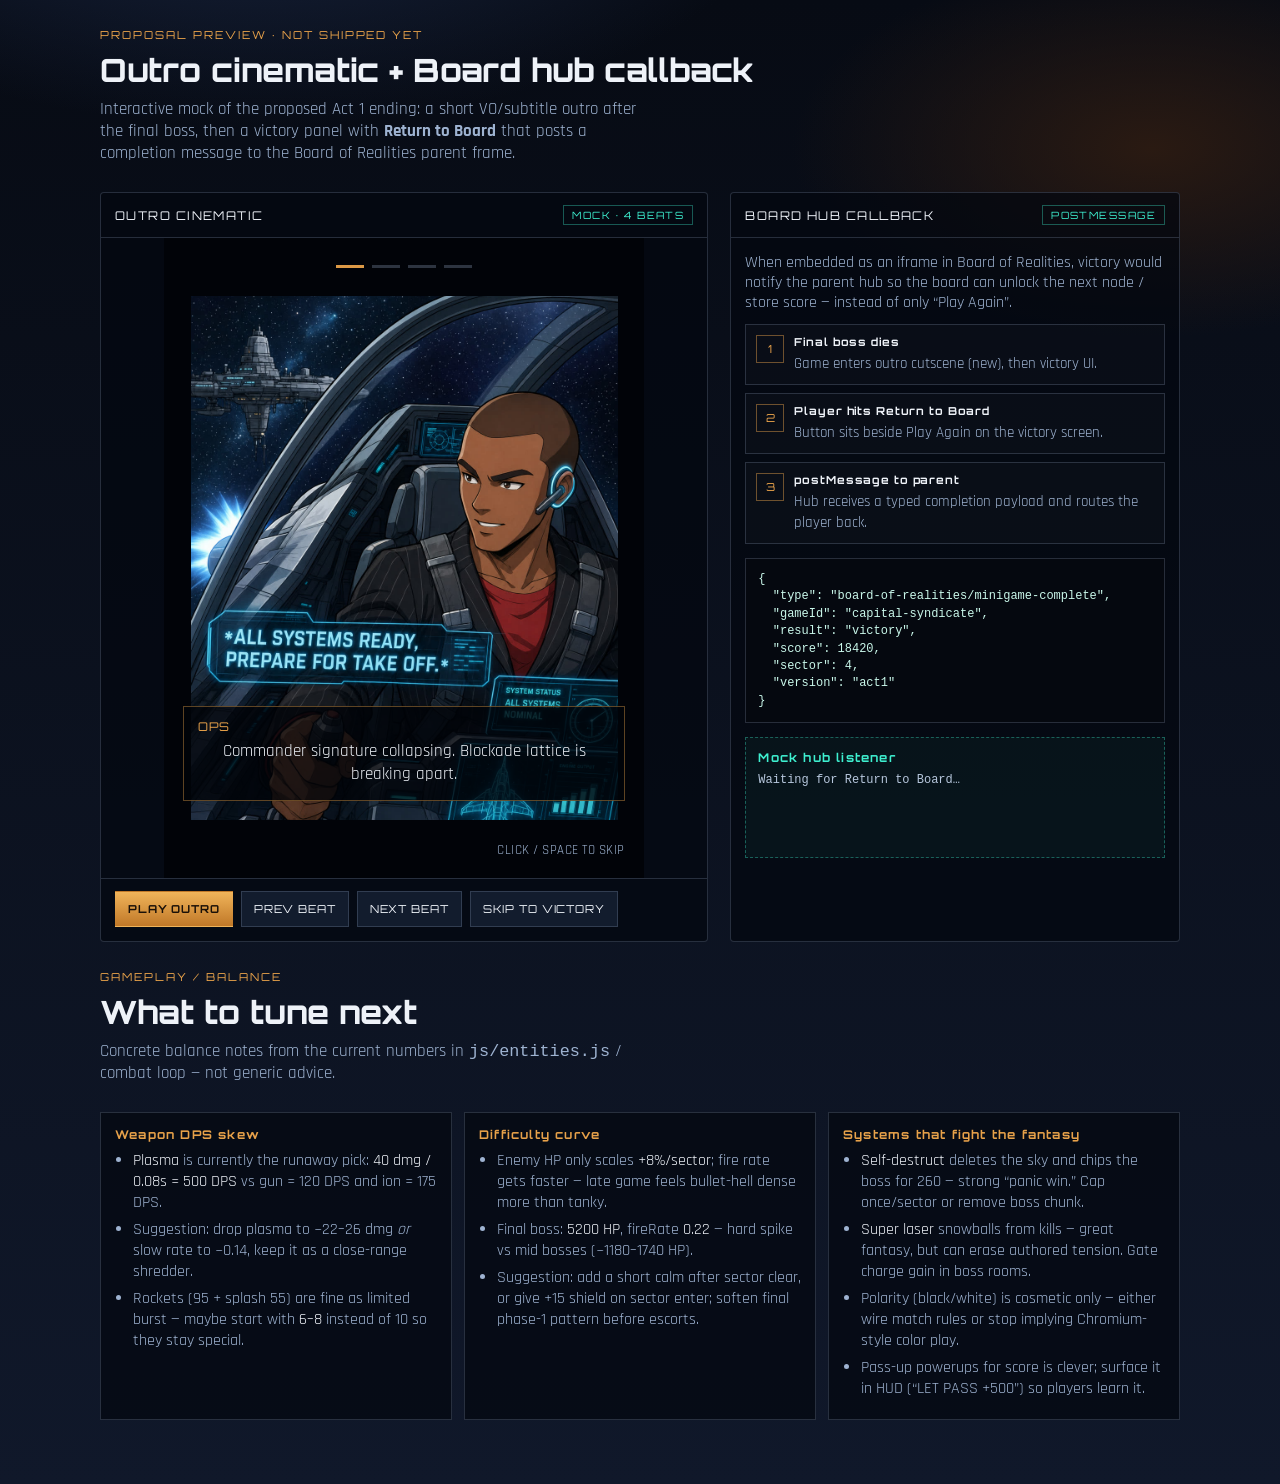
<file: preview/outro-hub/PREVIEW.html>
<!DOCTYPE html>
<html lang="en">
<head>
  <meta charset="UTF-8" />
  <meta name="viewport" content="width=device-width, initial-scale=1" />
  <title>Preview — Outro Cinematic + Board Hub Callback</title>
  <link rel="preconnect" href="https://fonts.googleapis.com" />
  <link
    href="https://fonts.googleapis.com/css2?family=Orbitron:wght@600;700;800&family=Rajdhani:wght@500;600;700&display=swap"
    rel="stylesheet"
  />
  <style>
    :root {
      --bg0: #070b14;
      --bg1: #10182a;
      --ink: #eef2f8;
      --muted: #9eb3d1;
      --accent: #e8a24a;
      --good: #3ef0d0;
      --warn: #ff5a6e;
      --line: rgba(158, 179, 209, 0.22);
    }
    * { box-sizing: border-box; }
    body {
      margin: 0;
      min-height: 100vh;
      color: var(--ink);
      font-family: Rajdhani, sans-serif;
      background:
        radial-gradient(1000px 500px at 20% -10%, #1a2744 0%, transparent 55%),
        radial-gradient(800px 420px at 90% 10%, #2a1a12 0%, transparent 45%),
        linear-gradient(180deg, var(--bg0), var(--bg1));
    }
    .wrap {
      max-width: 1120px;
      margin: 0 auto;
      padding: 28px 20px 64px;
    }
    .eyebrow {
      font-family: Orbitron, sans-serif;
      letter-spacing: 0.18em;
      font-size: 11px;
      color: var(--accent);
      margin: 0 0 8px;
      text-transform: uppercase;
    }
    h1 {
      font-family: Orbitron, sans-serif;
      font-size: clamp(1.4rem, 3vw, 2rem);
      margin: 0 0 8px;
      font-weight: 800;
    }
    .lede {
      margin: 0 0 28px;
      color: var(--muted);
      font-size: 1.05rem;
      max-width: 62ch;
    }
    .grid {
      display: grid;
      grid-template-columns: 1.15fr 0.85fr;
      gap: 22px;
    }
    @media (max-width: 900px) {
      .grid { grid-template-columns: 1fr; }
    }
    .panel {
      border: 1px solid var(--line);
      background: rgba(4, 8, 16, 0.72);
      border-radius: 4px;
      overflow: hidden;
    }
    .panel-h {
      display: flex;
      justify-content: space-between;
      align-items: center;
      gap: 12px;
      padding: 12px 14px;
      border-bottom: 1px solid var(--line);
      font-family: Orbitron, sans-serif;
      font-size: 12px;
      letter-spacing: 0.12em;
      text-transform: uppercase;
    }
    .badge {
      color: var(--good);
      border: 1px solid rgba(62, 240, 208, 0.35);
      padding: 3px 8px;
      font-size: 10px;
    }
    .stage {
      position: relative;
      aspect-ratio: 720 / 960;
      max-height: 640px;
      margin: 0 auto;
      background: #000;
      overflow: hidden;
    }
    .stage img {
      width: 100%;
      height: 100%;
      object-fit: contain;
      display: block;
      background: #010308;
    }
    .letterbox {
      position: absolute;
      left: 0; right: 0;
      height: 9%;
      background: #010308;
      z-index: 2;
      pointer-events: none;
    }
    .letterbox.top { top: 0; }
    .letterbox.bot { bottom: 0; }
    .pips {
      position: absolute;
      top: 4.2%;
      left: 50%;
      transform: translateX(-50%);
      display: flex;
      gap: 8px;
      z-index: 3;
    }
    .pip {
      width: 28px;
      height: 3px;
      background: rgba(158,179,209,0.28);
    }
    .pip.on { background: rgba(232,162,74,0.95); }
    .sub {
      position: absolute;
      left: 4%;
      right: 4%;
      bottom: 12%;
      z-index: 3;
      background: rgba(1, 3, 8, 0.78);
      border: 1px solid rgba(232, 162, 74, 0.4);
      padding: 12px 14px 14px;
    }
    .speaker {
      font-family: Orbitron, sans-serif;
      font-size: 12px;
      color: var(--accent);
      letter-spacing: 0.08em;
      margin-bottom: 6px;
    }
    .line {
      margin: 0;
      font-size: 17px;
      line-height: 1.35;
      text-align: center;
    }
    .skip {
      position: absolute;
      right: 4%;
      bottom: 3.2%;
      z-index: 3;
      color: var(--muted);
      font-size: 13px;
      letter-spacing: 0.04em;
    }
    .controls {
      display: flex;
      flex-wrap: wrap;
      gap: 8px;
      padding: 12px 14px 14px;
      border-top: 1px solid var(--line);
    }
    button {
      font-family: Orbitron, sans-serif;
      font-size: 11px;
      letter-spacing: 0.08em;
      text-transform: uppercase;
      border: 1px solid var(--line);
      background: rgba(20, 30, 48, 0.9);
      color: var(--ink);
      padding: 10px 12px;
      cursor: pointer;
    }
    button.primary {
      background: linear-gradient(180deg, #f0b45a, #c07828);
      color: #1a1008;
      border-color: transparent;
      font-weight: 700;
    }
    button:hover { filter: brightness(1.08); }
    .hub {
      padding: 14px;
    }
    .hub p {
      margin: 0 0 12px;
      color: var(--muted);
      font-size: 0.98rem;
    }
    .flow {
      display: grid;
      gap: 8px;
      margin: 0 0 14px;
    }
    .step {
      display: grid;
      grid-template-columns: 28px 1fr;
      gap: 10px;
      align-items: start;
      padding: 10px;
      border: 1px solid var(--line);
      background: rgba(255,255,255,0.02);
    }
    .n {
      width: 28px;
      height: 28px;
      display: grid;
      place-items: center;
      border: 1px solid rgba(232,162,74,0.45);
      color: var(--accent);
      font-family: Orbitron, sans-serif;
      font-size: 11px;
    }
    .step strong {
      display: block;
      font-family: Orbitron, sans-serif;
      font-size: 11px;
      letter-spacing: 0.08em;
      margin-bottom: 4px;
    }
    .step span { color: var(--muted); font-size: 0.95rem; }
    pre {
      margin: 0 0 14px;
      padding: 12px;
      overflow: auto;
      background: #05080f;
      border: 1px solid var(--line);
      color: #c9f7ea;
      font-size: 12px;
      line-height: 1.45;
    }
    .mock-board {
      border: 1px dashed rgba(62, 240, 208, 0.35);
      padding: 12px;
      background: rgba(62, 240, 208, 0.04);
    }
    .mock-board h3 {
      margin: 0 0 8px;
      font-family: Orbitron, sans-serif;
      font-size: 12px;
      letter-spacing: 0.1em;
      color: var(--good);
    }
    .log {
      min-height: 72px;
      font-family: ui-monospace, SFMono-Regular, Menlo, monospace;
      font-size: 12px;
      color: #b7c7dd;
      white-space: pre-wrap;
    }
    .victory-cta {
      position: absolute;
      inset: auto 8% 18% 8%;
      z-index: 4;
      text-align: center;
      pointer-events: none;
      opacity: 0;
      transition: opacity 0.35s ease;
    }
    .victory-cta.show { opacity: 1; pointer-events: auto; }
    .victory-cta h2 {
      font-family: Orbitron, sans-serif;
      margin: 0 0 6px;
      font-size: 1.35rem;
    }
    .victory-cta p { margin: 0 0 12px; color: var(--muted); }
    .cta-row { display: flex; gap: 8px; justify-content: center; flex-wrap: wrap; }
    .section {
      margin-top: 28px;
    }
    .balance {
      display: grid;
      grid-template-columns: repeat(3, 1fr);
      gap: 12px;
    }
    @media (max-width: 900px) {
      .balance { grid-template-columns: 1fr; }
    }
    .card {
      border: 1px solid var(--line);
      background: rgba(4, 8, 16, 0.72);
      padding: 14px;
    }
    .card h3 {
      margin: 0 0 8px;
      font-family: Orbitron, sans-serif;
      font-size: 12px;
      letter-spacing: 0.1em;
      color: var(--accent);
    }
    .card ul {
      margin: 0;
      padding-left: 1.1rem;
      color: var(--muted);
    }
    .card li { margin: 0 0 6px; }
    .card .val { color: var(--ink); }
  </style>
</head>
<body>
  <div class="wrap">
    <p class="eyebrow">Proposal preview · not shipped yet</p>
    <h1>Outro cinematic + Board hub callback</h1>
    <p class="lede">
      Interactive mock of the proposed Act 1 ending: a short VO/subtitle outro after the final boss,
      then a victory panel with <strong>Return to Board</strong> that posts a completion message to the Board of Realities parent frame.
    </p>

    <div class="grid">
      <section class="panel" aria-label="Outro cinematic preview">
        <div class="panel-h">
          <span>Outro cinematic</span>
          <span class="badge">Mock · 4 beats</span>
        </div>
        <div class="stage" id="stage">
          <div class="letterbox top"></div>
          <div class="letterbox bot"></div>
          <div class="pips" id="pips"></div>
          <img id="still" alt="Outro beat still" src="../../assets/cutscenes/opening/05-launch.jpg" />
          <div class="sub">
            <div class="speaker" id="speaker">OPS</div>
            <p class="line" id="line">All systems ready. Prepare for takeoff.</p>
          </div>
          <div class="skip">CLICK / SPACE TO SKIP</div>
          <div class="victory-cta" id="victoryCta">
            <h2>Mission Complete</h2>
            <p>Agent Zlisto clears the blockade · Score <strong>18420</strong></p>
            <div class="cta-row">
              <button class="primary" id="btnReturn">Return to Board</button>
              <button id="btnReplay">Play Again</button>
            </div>
          </div>
        </div>
        <div class="controls">
          <button class="primary" id="btnPlay">Play outro</button>
          <button id="btnPrev">Prev beat</button>
          <button id="btnNext">Next beat</button>
          <button id="btnSkip">Skip to victory</button>
        </div>
      </section>

      <section class="panel" aria-label="Board hub callback preview">
        <div class="panel-h">
          <span>Board hub callback</span>
          <span class="badge">postMessage</span>
        </div>
        <div class="hub">
          <p>
            When embedded as an iframe in Board of Realities, victory would notify the parent hub
            so the board can unlock the next node / store score — instead of only “Play Again”.
          </p>
          <div class="flow">
            <div class="step">
              <div class="n">1</div>
              <div>
                <strong>Final boss dies</strong>
                <span>Game enters outro cutscene (new), then victory UI.</span>
              </div>
            </div>
            <div class="step">
              <div class="n">2</div>
              <div>
                <strong>Player hits Return to Board</strong>
                <span>Button sits beside Play Again on the victory screen.</span>
              </div>
            </div>
            <div class="step">
              <div class="n">3</div>
              <div>
                <strong>postMessage to parent</strong>
                <span>Hub receives a typed completion payload and routes the player back.</span>
              </div>
            </div>
          </div>

          <pre id="payload">{
  "type": "board-of-realities/minigame-complete",
  "gameId": "capital-syndicate",
  "result": "victory",
  "score": 18420,
  "sector": 4,
  "version": "act1"
}</pre>

          <div class="mock-board">
            <h3>Mock hub listener</h3>
            <div class="log" id="hubLog">Waiting for Return to Board…</div>
          </div>
        </div>
      </section>
    </div>

    <section class="section">
      <p class="eyebrow">Gameplay / balance</p>
      <h1>What to tune next</h1>
      <p class="lede">Concrete balance notes from the current numbers in <code>js/entities.js</code> / combat loop — not generic advice.</p>
      <div class="balance">
        <article class="card">
          <h3>Weapon DPS skew</h3>
          <ul>
            <li><span class="val">Plasma</span> is currently the runaway pick: <span class="val">40 dmg / 0.08s ≈ 500 DPS</span> vs gun ≈ 120 DPS and ion ≈ 175 DPS.</li>
            <li>Suggestion: drop plasma to ~22–26 dmg <em>or</em> slow rate to ~0.14, keep it as a close-range shredder.</li>
            <li>Rockets (95 + splash 55) are fine as limited burst — maybe start with <span class="val">6–8</span> instead of 10 so they stay special.</li>
          </ul>
        </article>
        <article class="card">
          <h3>Difficulty curve</h3>
          <ul>
            <li>Enemy HP only scales <span class="val">+8%/sector</span>; fire rate gets faster — late game feels bullet-hell dense more than tanky.</li>
            <li>Final boss: <span class="val">5200 HP</span>, fireRate <span class="val">0.22</span> — hard spike vs mid bosses (~1180–1740 HP).</li>
            <li>Suggestion: add a short calm after sector clear, or give +15 shield on sector enter; soften final phase-1 pattern before escorts.</li>
          </ul>
        </article>
        <article class="card">
          <h3>Systems that fight the fantasy</h3>
          <ul>
            <li><span class="val">Self-destruct</span> deletes the sky and chips the boss for 260 — strong “panic win.” Cap once/sector or remove boss chunk.</li>
            <li><span class="val">Super laser</span> snowballs from kills — great fantasy, but can erase authored tension. Gate charge gain in boss rooms.</li>
            <li>Polarity (black/white) is cosmetic only — either wire match rules or stop implying Chromium-style color play.</li>
            <li>Pass-up powerups for score is clever; surface it in HUD (“LET PASS +500”) so players learn it.</li>
          </ul>
        </article>
      </div>
    </section>
  </div>

  <script>
    const BEATS = [
      {
        src: "../../assets/cutscenes/opening/05-launch.jpg",
        speaker: "OPS",
        line: "Commander signature collapsing. Blockade lattice is breaking apart.",
      },
      {
        src: "../../assets/cutscenes/opening/03-lisa-captured.jpg",
        speaker: "COMMAND",
        line: "Princess Lisa’s beacon is clear — she’s free. Get her freighter out of the kill zone.",
      },
      {
        src: "../../assets/cutscenes/opening/04-board-fighter.jpg",
        speaker: "ZLISTO",
        line: "Told you I got this. Capital Syndicate — Operation Ferrum Wings: complete.",
      },
      {
        src: "../../assets/victory/zlisto-cheer.png",
        speaker: "OPS",
        line: "Mission complete. Returning control to the Board of Realities.",
        victory: true,
      },
    ];

    const still = document.getElementById("still");
    const speaker = document.getElementById("speaker");
    const line = document.getElementById("line");
    const pips = document.getElementById("pips");
    const victoryCta = document.getElementById("victoryCta");
    const hubLog = document.getElementById("hubLog");
    const payload = document.getElementById("payload");

    let i = 0;
    let timer = null;

    function render() {
      const b = BEATS[i];
      still.src = b.src;
      speaker.textContent = b.speaker;
      line.textContent = b.line;
      pips.innerHTML = BEATS.map((_, n) => `<div class="pip ${n <= i ? "on" : ""}"></div>`).join("");
      victoryCta.classList.toggle("show", !!b.victory);
    }

    function stopAuto() {
      if (timer) clearInterval(timer);
      timer = null;
    }

    function next() {
      i = Math.min(BEATS.length - 1, i + 1);
      render();
      if (BEATS[i].victory) stopAuto();
    }

    function prev() {
      i = Math.max(0, i - 1);
      render();
    }

    function play() {
      stopAuto();
      i = 0;
      render();
      timer = setInterval(() => {
        if (i >= BEATS.length - 1) {
          stopAuto();
          return;
        }
        next();
      }, 2800);
    }

    function skip() {
      stopAuto();
      i = BEATS.length - 1;
      render();
    }

    function returnToBoard() {
      const msg = {
        type: "board-of-realities/minigame-complete",
        gameId: "capital-syndicate",
        result: "victory",
        score: 18420,
        sector: 4,
        version: "act1",
      };
      payload.textContent = JSON.stringify(msg, null, 2);
      // Demo: also attempt real postMessage if embedded
      try {
        window.parent.postMessage(msg, "*");
      } catch (_) {}
      const ts = new Date().toLocaleTimeString();
      hubLog.textContent =
        `[${ts}] hub received completion\n` +
        `→ unlock next board node\n` +
        `→ save score ${msg.score}\n` +
        `→ route player back to Board of Realities`;
    }

    document.getElementById("btnPlay").onclick = play;
    document.getElementById("btnNext").onclick = () => { stopAuto(); next(); };
    document.getElementById("btnPrev").onclick = () => { stopAuto(); prev(); };
    document.getElementById("btnSkip").onclick = skip;
    document.getElementById("btnReturn").onclick = returnToBoard;
    document.getElementById("btnReplay").onclick = play;
    document.getElementById("stage").addEventListener("click", () => {
      if (BEATS[i].victory) return;
      stopAuto();
      next();
    });
    window.addEventListener("keydown", (e) => {
      if (e.code === "Space") {
        e.preventDefault();
        if (BEATS[i].victory) returnToBoard();
        else { stopAuto(); next(); }
      }
    });

    // Listen to our own postMessage when not in iframe (loopback for demo)
    window.addEventListener("message", (ev) => {
      if (!ev.data || ev.data.type !== "board-of-realities/minigame-complete") return;
      // already logged in returnToBoard; keep idempotent
    });

    render();
  </script>
</body>
</html>
</file>
<file: css/styles.css>
:root {
  --void: #050608;
  --deep: #0a0c10;
  --panel: rgba(8, 10, 14, 0.78);
  --cyan: #dce6ff;
  --cyan-dim: #8a9bb8;
  --amber: #e8a24a;
  --coral: #ff6a5a;
  --steel: #a8b0c0;
  --white: #f4f6fa;
  --line: rgba(220, 230, 255, 0.28);
  --font-display: "Orbitron", sans-serif;
  --font-ui: "Rajdhani", sans-serif;
}

*,
*::before,
*::after {
  box-sizing: border-box;
}

html,
body {
  margin: 0;
  min-height: 100%;
  background:
    radial-gradient(1000px 600px at 50% -8%, rgba(220, 230, 255, 0.1), transparent 55%),
    radial-gradient(800px 500px at 70% 110%, rgba(232, 162, 74, 0.06), transparent 50%),
    linear-gradient(180deg, #0a0c10 0%, var(--void) 50%, #030406 100%);
  color: var(--white);
  font-family: var(--font-ui);
  overflow: hidden;
}

body::before {
  content: "";
  position: fixed;
  inset: 0;
  pointer-events: none;
  background-image:
    radial-gradient(1px 1px at 18% 28%, rgba(255, 255, 255, 0.45), transparent),
    radial-gradient(1px 1px at 72% 58%, rgba(255, 255, 255, 0.28), transparent),
    radial-gradient(1.5px 1.5px at 42% 78%, rgba(220, 230, 255, 0.35), transparent),
    radial-gradient(1px 1px at 86% 18%, rgba(232, 162, 74, 0.35), transparent);
  opacity: 0.5;
  animation: drift 18s linear infinite;
}

@keyframes drift {
  from { transform: translateY(0); }
  to { transform: translateY(-40px); }
}

#app {
  position: relative;
  width: min(100vw, calc(100vh * 0.75));
  height: min(100vh, calc(100vw * 1.333));
  margin: 0 auto;
  box-shadow:
    0 0 0 1px var(--line),
    0 30px 80px rgba(0, 0, 0, 0.7);
  overflow: hidden;
  background: var(--deep);
}

#game {
  display: block;
  width: 100%;
  height: 100%;
  cursor: none;
  background: #030406;
}

.hidden {
  display: none !important;
}

#hud {
  position: absolute;
  inset: 0;
  pointer-events: none;
  display: flex;
  justify-content: space-between;
  padding: 14px 16px;
  font-size: 15px;
  letter-spacing: 0.08em;
  text-transform: uppercase;
  background: linear-gradient(180deg, rgba(3, 4, 6, 0.62), transparent 18%, transparent 82%, rgba(3, 4, 6, 0.5));
}

.hud-brand {
  font-family: var(--font-display);
  font-weight: 800;
  font-size: 13px;
  color: var(--white);
  letter-spacing: 0.22em;
  margin-bottom: 8px;
  text-shadow: 0 0 18px rgba(220, 230, 255, 0.35);
}

.hud-row {
  display: flex;
  gap: 10px;
  align-items: baseline;
  margin-bottom: 4px;
}

.hud-row span,
.meter label {
  color: var(--steel);
  font-weight: 600;
}

.hud-row strong,
.ammo em {
  font-family: var(--font-display);
  font-size: 16px;
  color: var(--white);
}

.hud-right {
  text-align: right;
  min-width: 150px;
}

.meter {
  margin-top: 6px;
}

.meter label {
  display: block;
  font-size: 12px;
  margin-bottom: 3px;
}

.bar {
  width: 140px;
  height: 8px;
  border: 1px solid rgba(220, 230, 255, 0.35);
  background: rgba(0, 0, 0, 0.45);
  overflow: hidden;
  margin-left: auto;
}

.bar i {
  display: block;
  height: 100%;
  width: 100%;
  background: linear-gradient(90deg, #6a7a98, #dce6ff);
  transform-origin: left center;
  transition: transform 0.12s linear;
}

.bar.hull {
  border-color: rgba(232, 162, 74, 0.45);
}

.bar.hull i {
  background: linear-gradient(90deg, #8a5018, var(--amber));
}

.bar.laser {
  border-color: rgba(255, 90, 200, 0.5);
}

.bar.laser i {
  background: linear-gradient(90deg, #5a1a80, #ff4fd8 55%, #4de8ff);
  box-shadow: 0 0 10px rgba(255, 79, 216, 0.4);
}

.ammo-strip {
  display: flex;
  gap: 6px;
  justify-content: flex-end;
  margin-top: 10px;
  flex-wrap: wrap;
  max-width: 220px;
  margin-left: auto;
}

.ammo {
  min-width: 42px;
  padding: 4px 5px;
  border: 1px solid rgba(168, 176, 192, 0.28);
  background: rgba(0, 0, 0, 0.35);
}

.ammo span {
  display: block;
  font-size: 10px;
  color: var(--steel);
}

.ammo.active {
  border-color: var(--white);
  box-shadow: inset 0 0 12px rgba(220, 230, 255, 0.16);
}

.ammo[data-weapon="rocket"].active {
  border-color: var(--amber);
  box-shadow: inset 0 0 12px rgba(232, 162, 74, 0.2);
}

.overlay {
  position: absolute;
  inset: 0;
  display: flex;
  flex-direction: column;
  justify-content: center;
  align-items: center;
  text-align: center;
  padding: 28px;
  background:
    radial-gradient(700px 420px at 50% 35%, rgba(220, 230, 255, 0.1), transparent 60%),
    linear-gradient(180deg, rgba(3, 4, 6, 0.55), rgba(3, 4, 6, 0.9));
  backdrop-filter: blur(2px);
  animation: fade-in 0.45s ease both;
}

.overlay.toast {
  background: transparent;
  backdrop-filter: none;
  pointer-events: none;
  justify-content: flex-start;
  padding-top: 28%;
}

.overlay.cutscene {
  background: transparent;
  backdrop-filter: none;
  pointer-events: none;
  justify-content: flex-end;
  align-items: flex-end;
  padding: 0 18px 18px;
}

.overlay.cutscene .skip-btn {
  pointer-events: auto;
  z-index: 5;
}

.overlay-glow {
  position: absolute;
  width: 70%;
  height: 40%;
  top: 18%;
  background: radial-gradient(ellipse, rgba(232, 162, 74, 0.1), transparent 70%);
  filter: blur(8px);
  pointer-events: none;
}

.eyebrow {
  font-family: var(--font-display);
  font-size: 12px;
  letter-spacing: 0.35em;
  color: var(--amber);
  margin: 0 0 14px;
}

h1 {
  font-family: var(--font-display);
  font-weight: 800;
  font-size: clamp(40px, 10vw, 72px);
  line-height: 0.92;
  letter-spacing: 0.08em;
  margin: 0;
  color: var(--white);
  text-shadow: 0 0 40px rgba(220, 230, 255, 0.28);
  animation: title-rise 0.8s cubic-bezier(0.2, 0.8, 0.2, 1) both;
}

.title-op {
  font-family: var(--font-display);
  font-weight: 700;
  font-size: clamp(16px, 3.6vw, 22px);
  letter-spacing: 0.18em;
  text-transform: uppercase;
  color: var(--amber);
  margin: 14px 0 0;
  animation: title-rise 0.9s cubic-bezier(0.2, 0.8, 0.2, 1) 0.08s both;
}

h2 {
  font-family: var(--font-display);
  font-size: clamp(28px, 7vw, 42px);
  letter-spacing: 0.12em;
  margin: 0 0 12px;
  text-transform: uppercase;
}

.tagline {
  max-width: 34ch;
  margin: 16px 0 28px;
  font-size: 18px;
  line-height: 1.35;
  color: var(--steel);
}

.cta-row {
  display: flex;
  gap: 12px;
  flex-wrap: wrap;
  justify-content: center;
}

.btn {
  font-family: var(--font-display);
  font-size: 13px;
  letter-spacing: 0.16em;
  text-transform: uppercase;
  border: 1px solid var(--line);
  background: rgba(8, 10, 14, 0.75);
  color: var(--white);
  padding: 14px 22px;
  cursor: pointer;
  transition: transform 0.15s ease, border-color 0.15s ease, background 0.15s ease;
}

.btn:hover,
.btn:focus-visible {
  transform: translateY(-2px);
  border-color: var(--white);
  outline: none;
}

.btn.primary {
  background: linear-gradient(180deg, rgba(220, 230, 255, 0.18), rgba(220, 230, 255, 0.06));
  border-color: rgba(220, 230, 255, 0.55);
  color: var(--white);
}

.btn.ghost {
  color: var(--steel);
}

.hint {
  margin-top: 28px;
  max-width: 42ch;
  font-size: 14px;
  color: rgba(168, 176, 192, 0.9);
  letter-spacing: 0.04em;
}

.brief {
  list-style: none;
  padding: 0;
  margin: 0 0 28px;
  max-width: 46ch;
  text-align: left;
}

.brief li {
  margin-bottom: 14px;
  color: var(--steel);
  font-size: 16px;
  line-height: 1.35;
  padding-left: 14px;
  border-left: 2px solid rgba(220, 230, 255, 0.35);
}

.brief strong {
  color: var(--white);
}

kbd {
  font-family: var(--font-display);
  font-size: 12px;
  border: 1px solid rgba(168, 176, 192, 0.45);
  padding: 1px 6px;
  color: var(--amber);
}

.volume-control {
  position: absolute;
  left: 14px;
  bottom: 14px;
  z-index: 20;
  display: flex;
  align-items: center;
  gap: 8px;
  padding: 8px 10px;
  border: 1px solid var(--line);
  background: rgba(3, 4, 6, 0.78);
  backdrop-filter: blur(4px);
  font-family: var(--font-display);
  pointer-events: auto;
}

.volume-mute {
  font-family: var(--font-display);
  font-size: 11px;
  letter-spacing: 0.14em;
  color: var(--white);
  background: transparent;
  border: 1px solid rgba(220, 230, 255, 0.35);
  padding: 6px 8px;
  cursor: pointer;
}

.volume-mute:hover,
.volume-mute:focus-visible {
  border-color: var(--white);
  outline: none;
}

.volume-mute.is-muted {
  color: var(--steel);
  border-color: rgba(168, 176, 192, 0.35);
}

.volume-slider {
  -webkit-appearance: none;
  appearance: none;
  width: 110px;
  height: 4px;
  background: rgba(168, 176, 192, 0.25);
  outline: none;
  cursor: pointer;
}

.volume-slider::-webkit-slider-thumb {
  -webkit-appearance: none;
  appearance: none;
  width: 12px;
  height: 12px;
  background: var(--white);
  border: 0;
  cursor: pointer;
}

.volume-slider::-moz-range-thumb {
  width: 12px;
  height: 12px;
  background: var(--white);
  border: 0;
  cursor: pointer;
}

.volume-value {
  min-width: 28px;
  font-size: 12px;
  letter-spacing: 0.08em;
  color: var(--steel);
  text-align: right;
}

@keyframes fade-in {
  from { opacity: 0; }
  to { opacity: 1; }
}

@keyframes title-rise {
  from {
    opacity: 0;
    transform: translateY(18px) scale(0.98);
    filter: blur(4px);
  }
  to {
    opacity: 1;
    transform: translateY(0) scale(1);
    filter: blur(0);
  }
}

@media (max-width: 640px) {
  #hud {
    font-size: 12px;
    padding: 10px;
  }

  .bar {
    width: 110px;
  }

  .ammo-strip {
    gap: 4px;
  }

  .ammo {
    min-width: 40px;
    padding: 3px 4px;
  }

  .tagline,
  .brief li {
    font-size: 15px;
  }

  .hint {
    font-size: 12px;
  }

  .volume-control {
    left: 10px;
    bottom: 10px;
    padding: 6px 8px;
  }

  .volume-slider {
    width: 84px;
  }
}

/* --- Victory: Agent Zlisto cheer + exploding blockade --- */
.victory-overlay {
  justify-content: flex-end;
  align-items: stretch;
  padding: 0;
  background: #030406;
  backdrop-filter: none;
  overflow: hidden;
}

.victory-stage {
  position: absolute;
  inset: 0;
  z-index: 0;
}

.victory-art {
  position: absolute;
  inset: 0;
  width: 100%;
  height: 100%;
  object-fit: cover;
  object-position: center 28%;
  animation: victory-art-in 0.9s cubic-bezier(0.2, 0.8, 0.2, 1) both;
}

.victory-blast {
  position: absolute;
  left: 50%;
  top: 34%;
  width: 72%;
  aspect-ratio: 1;
  transform: translate(-50%, -50%);
  border-radius: 50%;
  background:
    radial-gradient(circle, rgba(255, 200, 90, 0.45) 0%, rgba(255, 90, 60, 0.18) 35%, transparent 68%);
  mix-blend-mode: screen;
  pointer-events: none;
  animation: victory-blast-pulse 1.4s ease-in-out infinite;
}

.victory-shock {
  position: absolute;
  left: 50%;
  top: 34%;
  width: 42%;
  aspect-ratio: 1;
  transform: translate(-50%, -50%);
  border-radius: 50%;
  border: 2px solid rgba(255, 180, 80, 0.55);
  box-shadow: 0 0 28px rgba(255, 120, 60, 0.35);
  pointer-events: none;
  animation: victory-shockwave 1.8s cubic-bezier(0.15, 0.8, 0.2, 1) infinite;
}

.victory-embers {
  position: absolute;
  inset: 0;
  pointer-events: none;
  background:
    radial-gradient(2px 2px at 18% 42%, rgba(255, 220, 140, 0.9), transparent),
    radial-gradient(2px 2px at 72% 28%, rgba(255, 120, 80, 0.85), transparent),
    radial-gradient(1.5px 1.5px at 58% 55%, rgba(255, 240, 180, 0.8), transparent),
    radial-gradient(2px 2px at 34% 62%, rgba(255, 160, 70, 0.75), transparent),
    radial-gradient(1.5px 1.5px at 81% 48%, rgba(255, 210, 120, 0.7), transparent);
  animation: victory-embers-drift 2.8s linear infinite;
}

.victory-copy {
  position: relative;
  z-index: 2;
  display: flex;
  flex-direction: column;
  align-items: center;
  text-align: center;
  width: 100%;
  padding: 28px 24px 36px;
  background: linear-gradient(180deg, transparent 0%, rgba(3, 4, 6, 0.55) 28%, rgba(3, 4, 6, 0.92) 100%);
}

.victory-brand {
  animation: title-rise 0.7s cubic-bezier(0.2, 0.8, 0.2, 1) both;
}

.victory-copy h2 {
  margin: 0;
  animation: title-rise 0.8s cubic-bezier(0.2, 0.8, 0.2, 1) 0.06s both;
  text-shadow: 0 0 28px rgba(232, 162, 74, 0.35);
}

.victory-copy .tagline {
  animation: title-rise 0.85s cubic-bezier(0.2, 0.8, 0.2, 1) 0.12s both;
}

.victory-copy .btn {
  animation: title-rise 0.9s cubic-bezier(0.2, 0.8, 0.2, 1) 0.18s both;
}

@keyframes victory-art-in {
  from {
    opacity: 0;
    transform: scale(1.08);
    filter: brightness(0.6);
  }
  to {
    opacity: 1;
    transform: scale(1);
    filter: brightness(1);
  }
}

@keyframes victory-blast-pulse {
  0%,
  100% {
    opacity: 0.55;
    transform: translate(-50%, -50%) scale(0.92);
  }
  50% {
    opacity: 1;
    transform: translate(-50%, -50%) scale(1.08);
  }
}

@keyframes victory-shockwave {
  0% {
    opacity: 0.85;
    transform: translate(-50%, -50%) scale(0.55);
  }
  70% {
    opacity: 0.2;
  }
  100% {
    opacity: 0;
    transform: translate(-50%, -50%) scale(1.55);
  }
}

@keyframes victory-embers-drift {
  from {
    transform: translateY(8px);
    opacity: 0.65;
  }
  to {
    transform: translateY(-18px);
    opacity: 1;
  }
}

@media (max-width: 640px) {
  .victory-art {
    object-position: center 22%;
  }

  .victory-copy {
    padding: 20px 16px 28px;
  }
}

.upgrade-overlay {
  align-items: center;
  justify-content: center;
  background: rgba(3, 4, 8, 0.72);
  backdrop-filter: blur(4px);
}

.upgrade-panel {
  width: min(560px, 92%);
  text-align: center;
  padding: 28px 22px 24px;
  border: 1px solid rgba(232, 162, 74, 0.35);
  background: linear-gradient(180deg, rgba(12, 16, 24, 0.95), rgba(6, 8, 12, 0.98));
  box-shadow: 0 18px 48px rgba(0, 0, 0, 0.45);
}

.upgrade-panel h2 {
  margin: 6px 0 4px;
  font-family: Orbitron, sans-serif;
  letter-spacing: 0.06em;
}

.upgrade-choices {
  display: grid;
  gap: 12px;
  margin-top: 18px;
}

.upgrade-card {
  display: flex;
  flex-direction: column;
  gap: 4px;
  width: 100%;
  padding: 14px 16px;
  border: 1px solid rgba(158, 179, 209, 0.28);
  background: rgba(20, 26, 36, 0.9);
  color: #eef4ff;
  cursor: pointer;
  text-align: left;
  transition: border-color 0.15s ease, transform 0.15s ease, background 0.15s ease;
  font-family: Rajdhani, sans-serif;
}

.upgrade-card:hover,
.upgrade-card:focus-visible {
  border-color: rgba(232, 162, 74, 0.85);
  background: rgba(36, 28, 18, 0.95);
  transform: translateY(-1px);
  outline: none;
}

.upgrade-card-title {
  font-family: Orbitron, sans-serif;
  font-size: 14px;
  font-weight: 700;
  letter-spacing: 0.08em;
  color: #e8a24a;
}

.upgrade-card-desc {
  font-size: 15px;
  font-weight: 600;
  color: rgba(220, 230, 245, 0.88);
}
</file>
